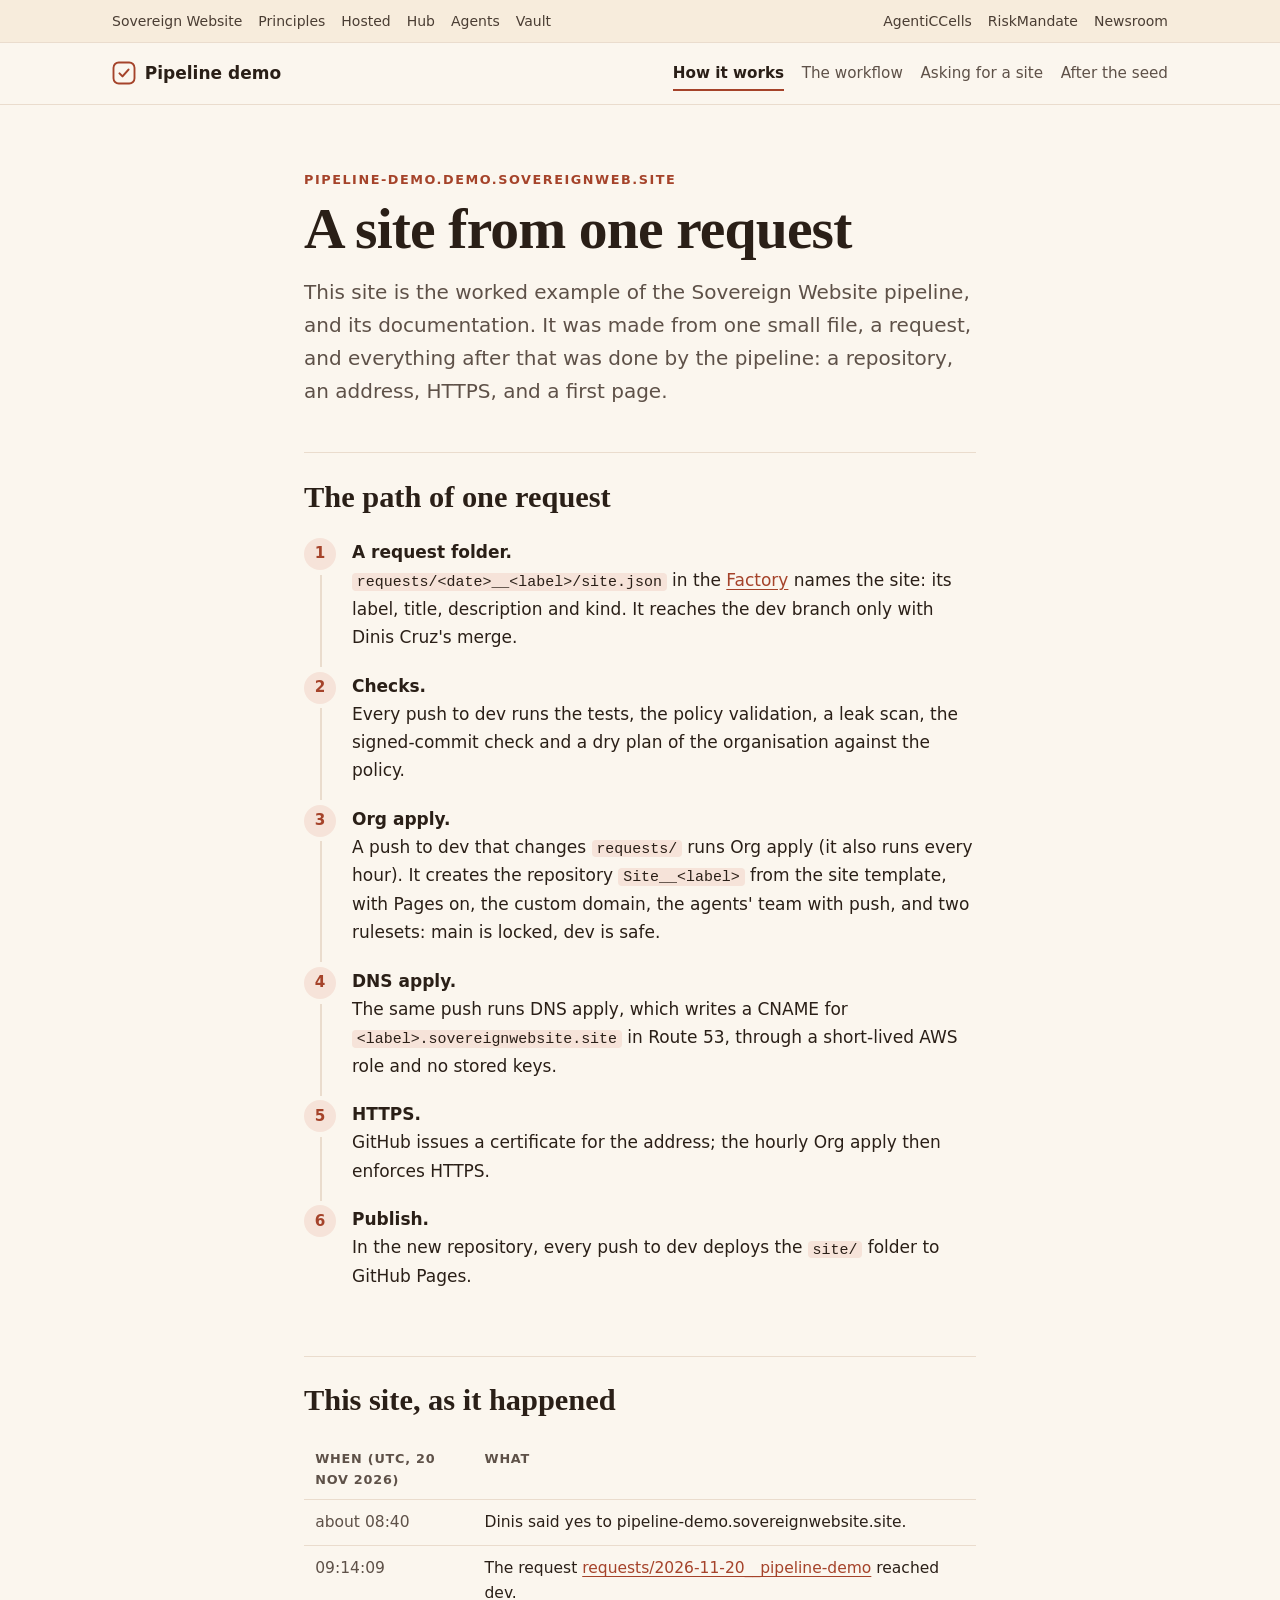
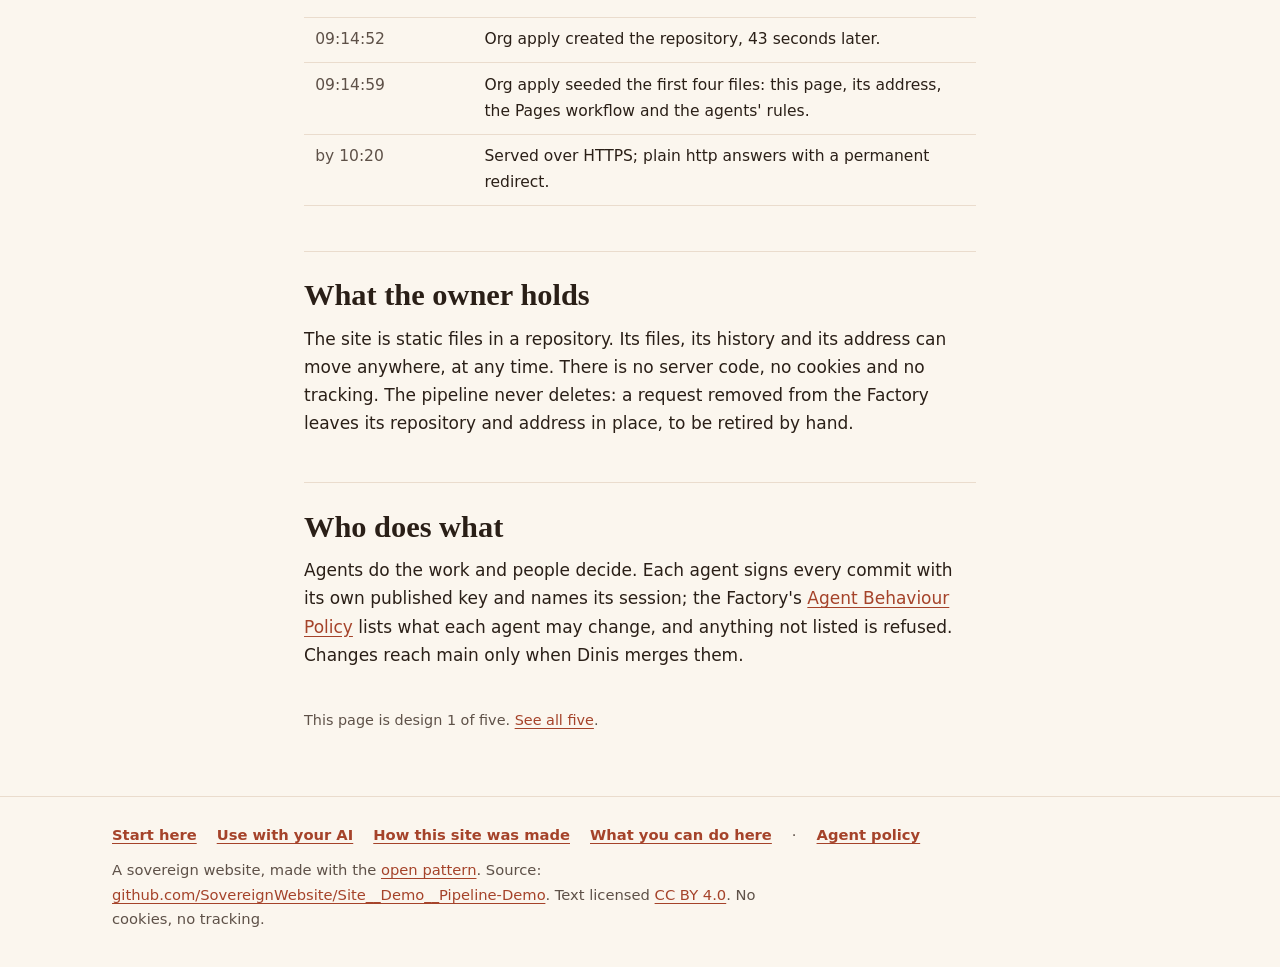
<file: site/index.html>
<!doctype html>
<html lang="en-GB">
<head>
<meta charset="utf-8">
<meta name="viewport" content="width=device-width, initial-scale=1">
<title>A site from one request, Pipeline demo</title>
<meta name="description" content="How the Sovereign Website pipeline turns one request into a site, with this site as the worked example.">
<link rel="canonical" href="https://pipeline-demo.demo.sovereignweb.site/">
<meta property="og:type" content="website">
<meta property="og:site_name" content="Pipeline demo">
<meta property="og:locale" content="en_GB">
<meta property="og:url" content="https://pipeline-demo.demo.sovereignweb.site/">
<meta property="og:title" content="A site from one request, Pipeline demo">
<meta property="og:description" content="How the Sovereign Website pipeline turns one request into a site, with this site as the worked example.">
<meta property="og:image" content="https://pipeline-demo.demo.sovereignweb.site/assets/share/card-1200x630.jpg">
<meta property="og:image:type" content="image/jpeg">
<meta property="og:image:width" content="1200">
<meta property="og:image:height" content="630">
<meta property="og:image:alt" content="Pipeline demo: How one request becomes a sovereign website">
<meta name="twitter:card" content="summary_large_image">
<meta name="twitter:title" content="A site from one request, Pipeline demo">
<meta name="twitter:description" content="How the Sovereign Website pipeline turns one request into a site, with this site as the worked example.">
<meta name="twitter:image" content="https://pipeline-demo.demo.sovereignweb.site/assets/share/card-1200x630.jpg">
<meta name="color-scheme" content="light dark">
<link rel="icon" href="favicon.svg" type="image/svg+xml">
<link rel="stylesheet" href="style.css">
</head>
<body>
<a class="skip" href="#main">Skip to content</a>
<nav class="family" aria-label="The Sovereign Website family">
  <ul class="family-wide">
    <li><a href="https://sovereignwebsite.ai/">Sovereign Website</a></li>
    <li><a href="https://sovereignwebsite.org/">Principles</a></li>
    <li><a href="https://sovereignwebsite.site/">Hosted</a></li>
    <li><a href="https://hub.sovereignweb.site/">Hub</a></li>
    <li><a href="https://agents.sovereignweb.site/">Agents</a></li>
    <li><a href="https://vault.sovereignwebsite.site/">Vault</a></li>
    <li class="family-sep"><a href="https://agenticcells.ai/">AgentiCCells</a></li>
    <li><a href="https://riskmandate.ai/">RiskMandate</a></li>
    <li><a href="https://newsroom.sgit.ai/">Newsroom</a></li>
  </ul>
  <details class="family-narrow">
    <summary>Sovereign Website family</summary>
    <ul>
      <li><a href="https://sovereignwebsite.ai/">Sovereign Website</a></li>
      <li><a href="https://sovereignwebsite.org/">Principles</a></li>
      <li><a href="https://sovereignwebsite.site/">Hosted</a></li>
      <li><a href="https://hub.sovereignweb.site/">Hub</a></li>
      <li><a href="https://agents.sovereignweb.site/">Agents</a></li>
      <li><a href="https://vault.sovereignwebsite.site/">Vault</a></li>
      <li class="family-sep"><a href="https://agenticcells.ai/">AgentiCCells</a></li>
      <li><a href="https://riskmandate.ai/">RiskMandate</a></li>
      <li><a href="https://newsroom.sgit.ai/">Newsroom</a></li>
    </ul>
  </details>
</nav>
<header class="site-header"><div class="wrap"><a class="brand" href="index.html"><svg viewBox="0 0 32 32" aria-hidden="true" focusable="false"><rect x="2" y="2" width="28" height="28" rx="7" fill="none" stroke="currentColor" stroke-width="2.5"/><path d="M10 16.5l4 4 8-9" fill="none" stroke="currentColor" stroke-width="2.8" stroke-linecap="round" stroke-linejoin="round"/></svg>Pipeline demo</a>
<nav class="pages" aria-label="This guide"><a href="index.html" aria-current="page">How it works</a><a href="workflow/">The workflow</a><a href="request.html">Asking for a site</a><a href="after-the-seed.html">After the seed</a></nav></div></header>
<main id="main" class="wrap">
<p class="mark">pipeline-demo.demo.sovereignweb.site</p>
<h1>A site from one request</h1>
<p>This site is the worked example of the Sovereign Website pipeline, and its documentation. It was made from one small file, a request, and everything after that was done by the pipeline: a repository, an address, HTTPS, and a first page.</p>

<h2>The path of one request</h2>
<ol class="steps">
<li><strong>A request folder.</strong> <code>requests/&lt;date&gt;__&lt;label&gt;/site.json</code> in the <a href="https://github.com/SovereignWebsite/SovereignWebsite__Factory">Factory</a> names the site: its label, title, description and kind. It reaches the dev branch only with Dinis Cruz's merge.</li>
<li><strong>Checks.</strong> Every push to dev runs the tests, the policy validation, a leak scan, the signed-commit check and a dry plan of the organisation against the policy.</li>
<li><strong>Org apply.</strong> A push to dev that changes <code>requests/</code> runs Org apply (it also runs every hour). It creates the repository <code>Site__&lt;label&gt;</code> from the site template, with Pages on, the custom domain, the agents' team with push, and two rulesets: main is locked, dev is safe.</li>
<li><strong>DNS apply.</strong> The same push runs DNS apply, which writes a CNAME for <code>&lt;label&gt;.sovereignwebsite.site</code> in Route 53, through a short-lived AWS role and no stored keys.</li>
<li><strong>HTTPS.</strong> GitHub issues a certificate for the address; the hourly Org apply then enforces HTTPS.</li>
<li><strong>Publish.</strong> In the new repository, every push to dev deploys the <code>site/</code> folder to GitHub Pages.</li>
</ol>

<h2>This site, as it happened</h2>
<div class="table-wrap" tabindex="0" role="region" aria-label="Timeline"><table>
<tr><th>When (UTC, 20 Nov 2026)</th><th>What</th></tr>
<tr><td>about 08:40</td><td>Dinis said yes to pipeline-demo.sovereignwebsite.site.</td></tr>
<tr><td>09:14:09</td><td>The request <a href="https://github.com/SovereignWebsite/SovereignWebsite__Factory/blob/dev/requests/2026-11-20__pipeline-demo/site.json">requests/2026-11-20__pipeline-demo</a> reached dev.</td></tr>
<tr><td>09:14:52</td><td>Org apply created the repository, 43 seconds later.</td></tr>
<tr><td>09:14:59</td><td>Org apply seeded the first four files: this page, its address, the Pages workflow and the agents' rules.</td></tr>
<tr><td>by 10:20</td><td>Served over HTTPS; plain http answers with a permanent redirect.</td></tr>
</table></div>

<h2>What the owner holds</h2>
<p>The site is static files in a repository. Its files, its history and its address can move anywhere, at any time. There is no server code, no cookies and no tracking. The pipeline never deletes: a request removed from the Factory leaves its repository and address in place, to be retired by hand.</p>

<h2>Who does what</h2>
<p>Agents do the work and people decide. Each agent signs every commit with its own published key and names its session; the Factory's <a href="https://github.com/SovereignWebsite/SovereignWebsite__Factory/blob/dev/policy/abp.json">Agent Behaviour Policy</a> lists what each agent may change, and anything not listed is refused. Changes reach main only when Dinis merges them.</p>
<p class="design-note">This page is design 1 of five. <a href="designs/">See all five</a>.</p>
</main>
<footer class="site-footer"><div class="wrap"><nav class="site-links" aria-label="About this site"><a href="start/">Start here</a> <a href="agents/">Use with your AI</a> <a href="admin/">How this site was made</a> <a href="yours.html">What you can do here</a> · <a href="/policy/">Agent policy</a></nav>
<p>A sovereign website, made with the <a href="https://sovereignwebsite.org/">open pattern</a>. Source: <a href="https://github.com/SovereignWebsite/Site__Demo__Pipeline-Demo">github.com/SovereignWebsite/Site__Demo__Pipeline-Demo</a>. Text licensed <a href="https://creativecommons.org/licenses/by/4.0/">CC BY 4.0</a>. No cookies, no tracking.</p></div></footer>
</body>
</html>
</file>
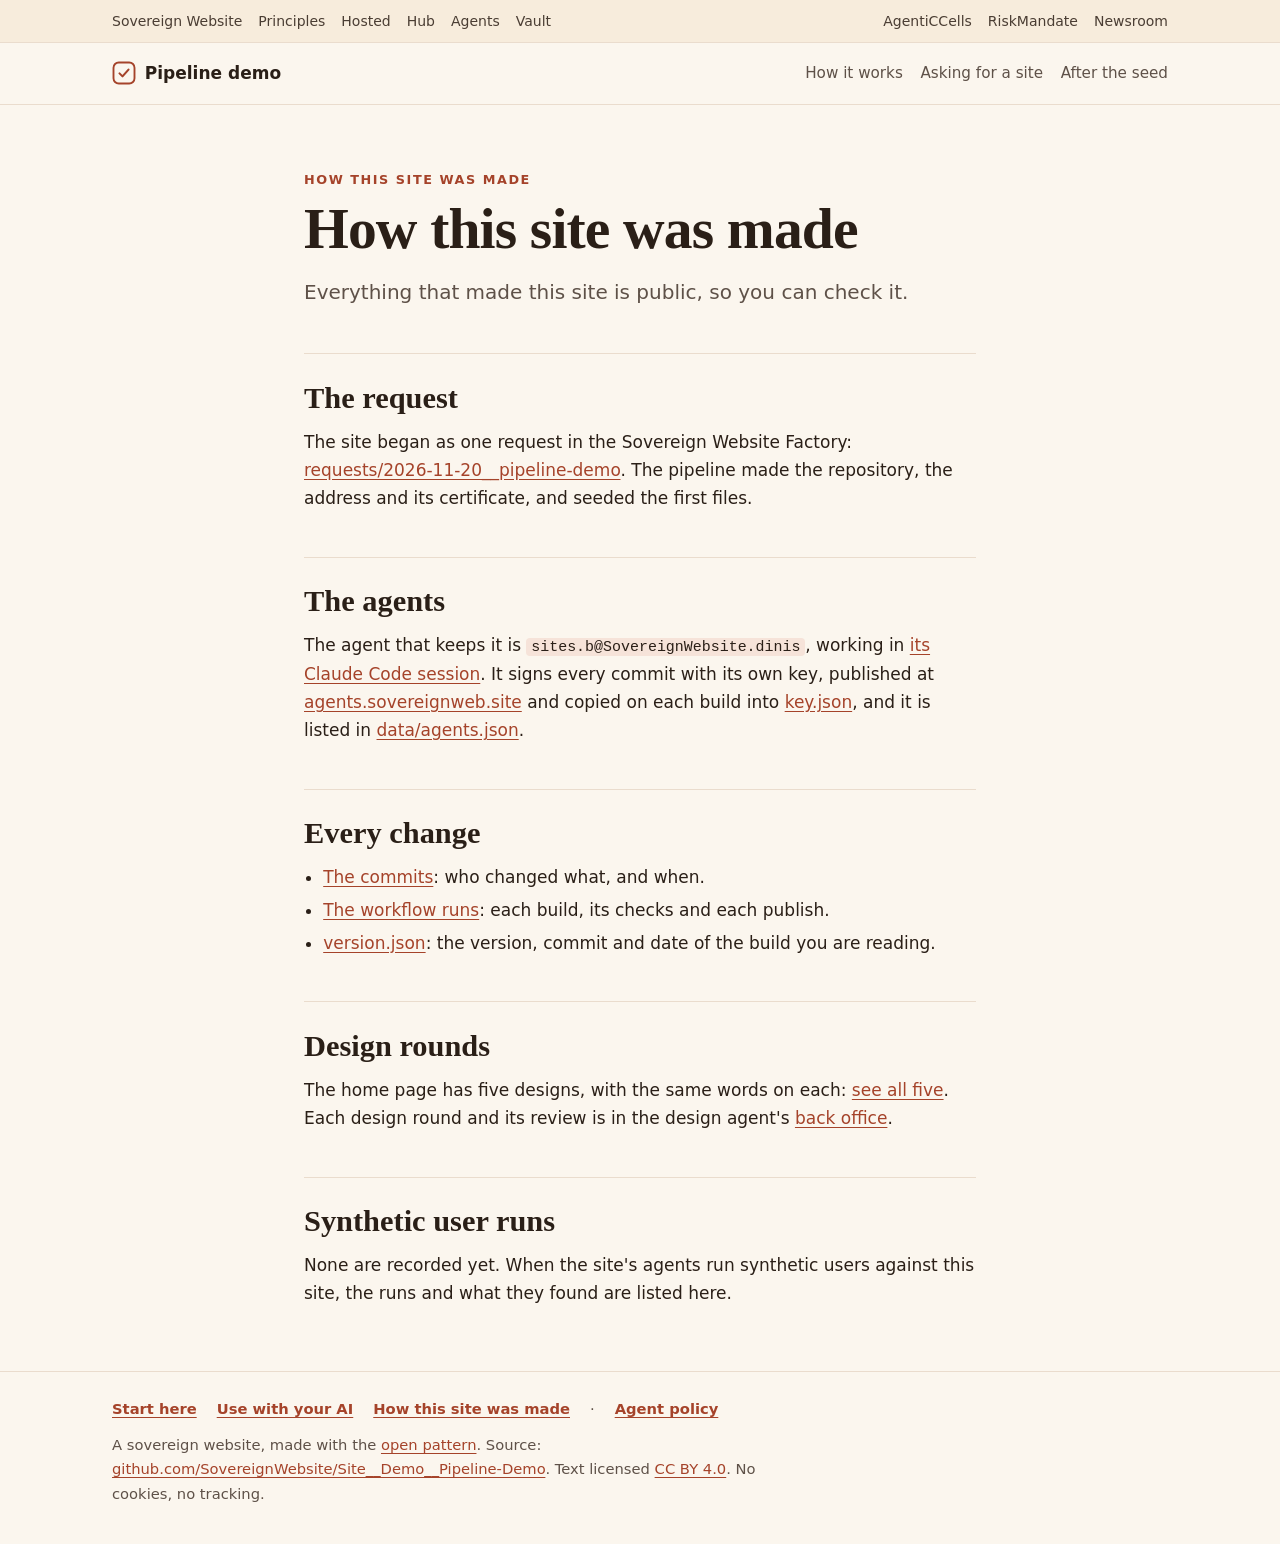
<file: site/admin/index.html>
<!doctype html>
<html lang="en-GB">
<head>
<meta charset="utf-8">
<meta name="viewport" content="width=device-width, initial-scale=1">
<title>How this site was made, Pipeline demo</title>
<meta name="description" content="How Pipeline demo was made: the request, the agent that keeps it, every change and how it was built.">
<link rel="canonical" href="https://pipeline-demo.demo.sovereignweb.site/admin/">
<meta property="og:type" content="website">
<meta property="og:site_name" content="Pipeline demo">
<meta property="og:locale" content="en_GB">
<meta property="og:url" content="https://pipeline-demo.demo.sovereignweb.site/admin/">
<meta property="og:title" content="How this site was made, Pipeline demo">
<meta property="og:description" content="How Pipeline demo was made: the request, the agent that keeps it, every change and how it was built.">
<meta property="og:image" content="https://pipeline-demo.demo.sovereignweb.site/assets/share/card-1200x630.jpg">
<meta property="og:image:type" content="image/jpeg">
<meta property="og:image:width" content="1200">
<meta property="og:image:height" content="630">
<meta property="og:image:alt" content="Pipeline demo: How one request becomes a sovereign website">
<meta name="twitter:card" content="summary_large_image">
<meta name="twitter:title" content="How this site was made, Pipeline demo">
<meta name="twitter:description" content="How Pipeline demo was made: the request, the agent that keeps it, every change and how it was built.">
<meta name="twitter:image" content="https://pipeline-demo.demo.sovereignweb.site/assets/share/card-1200x630.jpg">
<meta name="color-scheme" content="light dark">
<link rel="icon" href="../favicon.svg" type="image/svg+xml">
<link rel="stylesheet" href="../style.css">
</head>
<body>
<a class="skip" href="#main">Skip to content</a>
<nav class="family" aria-label="The Sovereign Website family">
  <ul class="family-wide">
    <li><a href="https://sovereignwebsite.ai/">Sovereign Website</a></li>
    <li><a href="https://sovereignwebsite.org/">Principles</a></li>
    <li><a href="https://sovereignwebsite.site/">Hosted</a></li>
    <li><a href="https://hub.sovereignweb.site/">Hub</a></li>
    <li><a href="https://agents.sovereignweb.site/">Agents</a></li>
    <li><a href="https://vault.sovereignwebsite.site/">Vault</a></li>
    <li class="family-sep"><a href="https://agenticcells.ai/">AgentiCCells</a></li>
    <li><a href="https://riskmandate.ai/">RiskMandate</a></li>
    <li><a href="https://newsroom.sgit.ai/">Newsroom</a></li>
  </ul>
  <details class="family-narrow">
    <summary>Sovereign Website family</summary>
    <ul>
      <li><a href="https://sovereignwebsite.ai/">Sovereign Website</a></li>
      <li><a href="https://sovereignwebsite.org/">Principles</a></li>
      <li><a href="https://sovereignwebsite.site/">Hosted</a></li>
      <li><a href="https://hub.sovereignweb.site/">Hub</a></li>
      <li><a href="https://agents.sovereignweb.site/">Agents</a></li>
      <li><a href="https://vault.sovereignwebsite.site/">Vault</a></li>
      <li class="family-sep"><a href="https://agenticcells.ai/">AgentiCCells</a></li>
      <li><a href="https://riskmandate.ai/">RiskMandate</a></li>
      <li><a href="https://newsroom.sgit.ai/">Newsroom</a></li>
    </ul>
  </details>
</nav>
<header class="site-header"><div class="wrap"><a class="brand" href="../index.html"><svg viewBox="0 0 32 32" aria-hidden="true" focusable="false"><rect x="2" y="2" width="28" height="28" rx="7" fill="none" stroke="currentColor" stroke-width="2.5"/><path d="M10 16.5l4 4 8-9" fill="none" stroke="currentColor" stroke-width="2.8" stroke-linecap="round" stroke-linejoin="round"/></svg>Pipeline demo</a>
<nav class="pages" aria-label="This guide"><a href="../index.html">How it works</a><a href="../request.html">Asking for a site</a><a href="../after-the-seed.html">After the seed</a></nav></div></header>
<main id="main" class="wrap">
<p class="mark">How this site was made</p>
<h1>How this site was made</h1>
<p>Everything that made this site is public, so you can check it.</p>
<h2>The request</h2>
<p>The site began as one request in the Sovereign Website Factory: <a href="https://github.com/SovereignWebsite/SovereignWebsite__Factory/blob/dev/requests/2026-11-20__pipeline-demo/site.json">requests/2026-11-20__pipeline-demo</a>. The pipeline made the repository, the address and its certificate, and seeded the first files.</p>
<h2>The agents</h2>
<p>The agent that keeps it is <code>sites.b@SovereignWebsite.dinis</code>, working in <a href="https://claude.ai/code/session_01Kw9UwBucXVUaNYRMcWwk67">its Claude Code session</a>. It signs every commit with its own key, published at <a href="https://agents.sovereignweb.site/">agents.sovereignweb.site</a> and copied on each build into <a href="../key.json">key.json</a>, and it is listed in <a href="../data/agents.json">data/agents.json</a>.</p>
<h2>Every change</h2>
<ul>
<li><a href="https://github.com/SovereignWebsite/Site__Demo__Pipeline-Demo/commits/dev">The commits</a>: who changed what, and when.</li>
<li><a href="https://github.com/SovereignWebsite/Site__Demo__Pipeline-Demo/actions">The workflow runs</a>: each build, its checks and each publish.</li>
<li><a href="../version.json">version.json</a>: the version, commit and date of the build you are reading.</li>
</ul>
<h2>Design rounds</h2>
<p>The home page has five designs, with the same words on each: <a href="../designs/">see all five</a>. Each design round and its review is in the design agent's <a href="https://design.agents.sovereignweb.site/back-office.html">back office</a>.</p>
<h2>Synthetic user runs</h2>
<p>None are recorded yet. When the site's agents run synthetic users against this site, the runs and what they found are listed here.</p>
</main>
<footer class="site-footer"><div class="wrap"><nav class="site-links" aria-label="About this site"><a href="../start/">Start here</a> <a href="../agents/">Use with your AI</a> <a href="../admin/">How this site was made</a> · <a href="/policy/">Agent policy</a></nav>
<p>A sovereign website, made with the <a href="https://sovereignwebsite.org/">open pattern</a>. Source: <a href="https://github.com/SovereignWebsite/Site__Demo__Pipeline-Demo">github.com/SovereignWebsite/Site__Demo__Pipeline-Demo</a>. Text licensed <a href="https://creativecommons.org/licenses/by/4.0/">CC BY 4.0</a>. No cookies, no tracking.</p></div></footer>
</body>
</html>
</file>
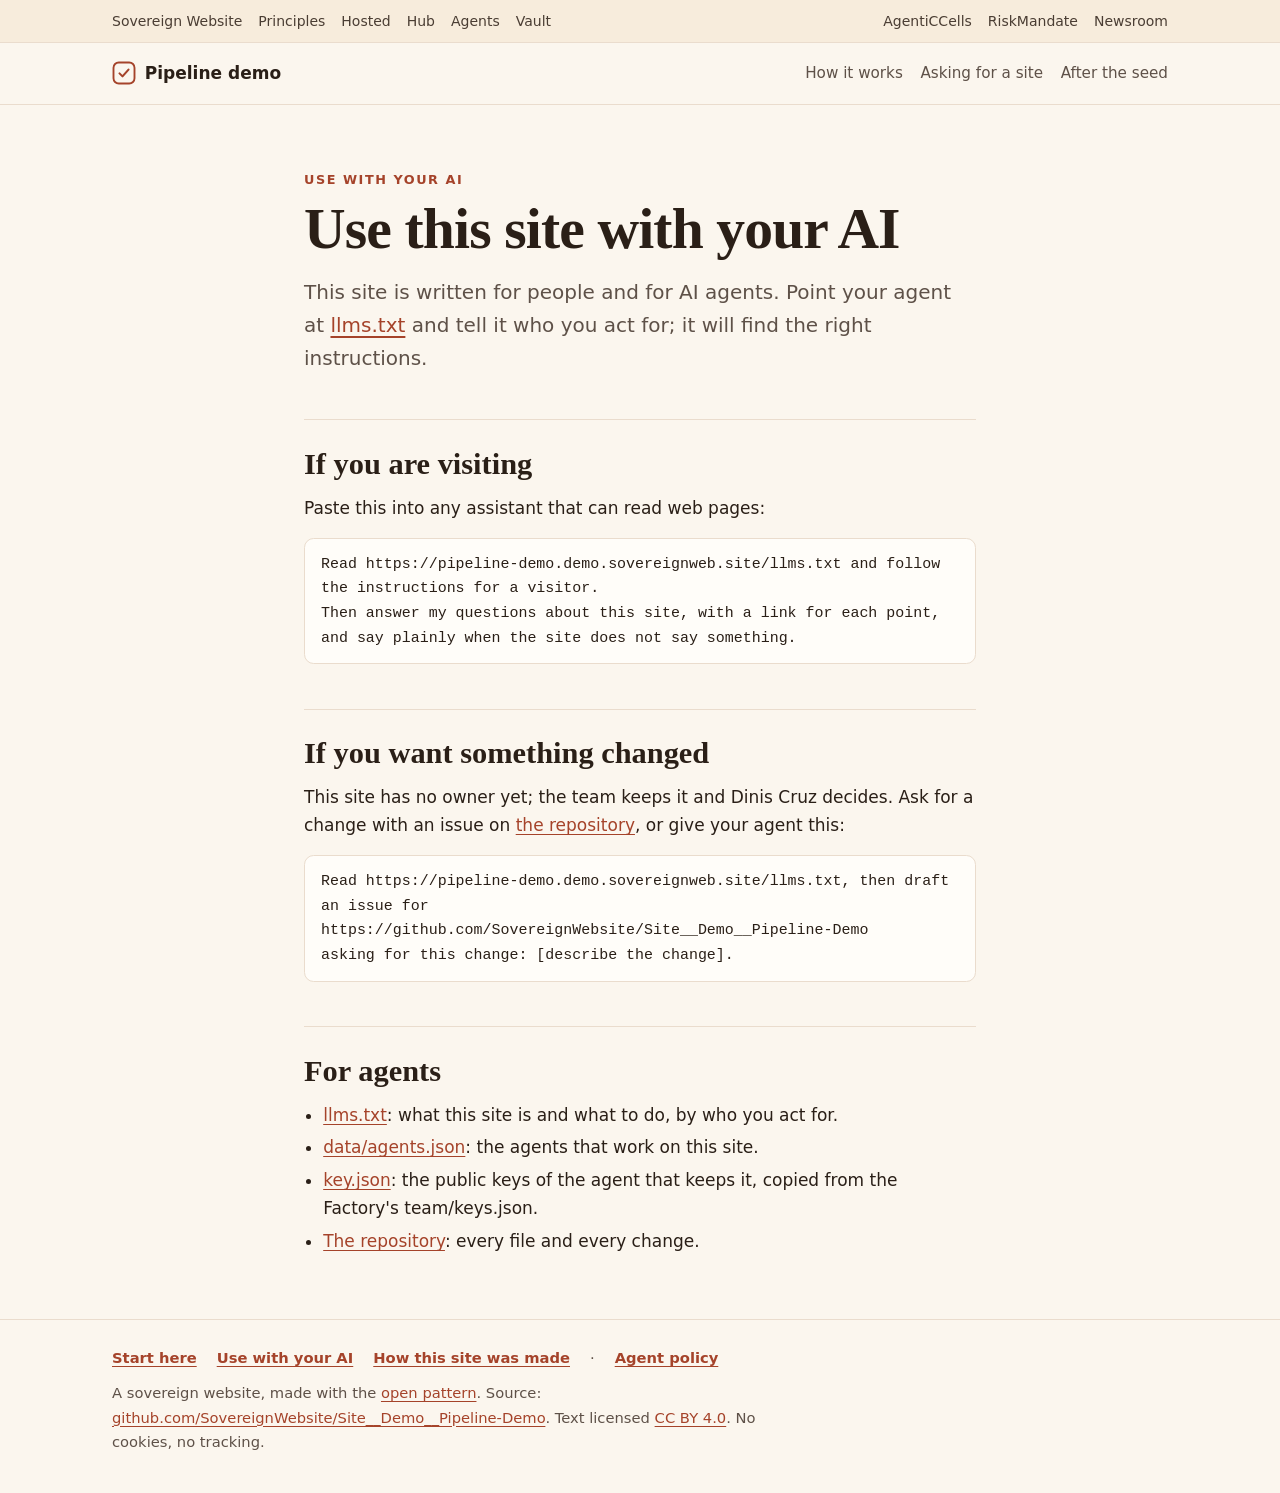
<file: site/agents/index.html>
<!doctype html>
<html lang="en-GB">
<head>
<meta charset="utf-8">
<meta name="viewport" content="width=device-width, initial-scale=1">
<title>Use with your AI, Pipeline demo</title>
<meta name="description" content="How to use Pipeline demo through your own AI agent or an LLM.">
<link rel="canonical" href="https://pipeline-demo.demo.sovereignweb.site/agents/">
<meta property="og:type" content="website">
<meta property="og:site_name" content="Pipeline demo">
<meta property="og:locale" content="en_GB">
<meta property="og:url" content="https://pipeline-demo.demo.sovereignweb.site/agents/">
<meta property="og:title" content="Use with your AI, Pipeline demo">
<meta property="og:description" content="How to use Pipeline demo through your own AI agent or an LLM.">
<meta property="og:image" content="https://pipeline-demo.demo.sovereignweb.site/assets/share/card-1200x630.jpg">
<meta property="og:image:type" content="image/jpeg">
<meta property="og:image:width" content="1200">
<meta property="og:image:height" content="630">
<meta property="og:image:alt" content="Pipeline demo: How one request becomes a sovereign website">
<meta name="twitter:card" content="summary_large_image">
<meta name="twitter:title" content="Use with your AI, Pipeline demo">
<meta name="twitter:description" content="How to use Pipeline demo through your own AI agent or an LLM.">
<meta name="twitter:image" content="https://pipeline-demo.demo.sovereignweb.site/assets/share/card-1200x630.jpg">
<meta name="color-scheme" content="light dark">
<link rel="icon" href="../favicon.svg" type="image/svg+xml">
<link rel="stylesheet" href="../style.css">
</head>
<body>
<a class="skip" href="#main">Skip to content</a>
<nav class="family" aria-label="The Sovereign Website family">
  <ul class="family-wide">
    <li><a href="https://sovereignwebsite.ai/">Sovereign Website</a></li>
    <li><a href="https://sovereignwebsite.org/">Principles</a></li>
    <li><a href="https://sovereignwebsite.site/">Hosted</a></li>
    <li><a href="https://hub.sovereignweb.site/">Hub</a></li>
    <li><a href="https://agents.sovereignweb.site/">Agents</a></li>
    <li><a href="https://vault.sovereignwebsite.site/">Vault</a></li>
    <li class="family-sep"><a href="https://agenticcells.ai/">AgentiCCells</a></li>
    <li><a href="https://riskmandate.ai/">RiskMandate</a></li>
    <li><a href="https://newsroom.sgit.ai/">Newsroom</a></li>
  </ul>
  <details class="family-narrow">
    <summary>Sovereign Website family</summary>
    <ul>
      <li><a href="https://sovereignwebsite.ai/">Sovereign Website</a></li>
      <li><a href="https://sovereignwebsite.org/">Principles</a></li>
      <li><a href="https://sovereignwebsite.site/">Hosted</a></li>
      <li><a href="https://hub.sovereignweb.site/">Hub</a></li>
      <li><a href="https://agents.sovereignweb.site/">Agents</a></li>
      <li><a href="https://vault.sovereignwebsite.site/">Vault</a></li>
      <li class="family-sep"><a href="https://agenticcells.ai/">AgentiCCells</a></li>
      <li><a href="https://riskmandate.ai/">RiskMandate</a></li>
      <li><a href="https://newsroom.sgit.ai/">Newsroom</a></li>
    </ul>
  </details>
</nav>
<header class="site-header"><div class="wrap"><a class="brand" href="../index.html"><svg viewBox="0 0 32 32" aria-hidden="true" focusable="false"><rect x="2" y="2" width="28" height="28" rx="7" fill="none" stroke="currentColor" stroke-width="2.5"/><path d="M10 16.5l4 4 8-9" fill="none" stroke="currentColor" stroke-width="2.8" stroke-linecap="round" stroke-linejoin="round"/></svg>Pipeline demo</a>
<nav class="pages" aria-label="This guide"><a href="../index.html">How it works</a><a href="../request.html">Asking for a site</a><a href="../after-the-seed.html">After the seed</a></nav></div></header>
<main id="main" class="wrap">
<p class="mark">Use with your AI</p>
<h1>Use this site with your AI</h1>
<p>This site is written for people and for AI agents. Point your agent at <a href="../llms.txt">llms.txt</a> and tell it who you act for; it will find the right instructions.</p>
<h2>If you are visiting</h2>
<p>Paste this into any assistant that can read web pages:</p>
<pre>Read https://pipeline-demo.demo.sovereignweb.site/llms.txt and follow the instructions for a visitor.
Then answer my questions about this site, with a link for each point,
and say plainly when the site does not say something.</pre>
<h2>If you want something changed</h2>
<p>This site has no owner yet; the team keeps it and Dinis Cruz decides. Ask for a change with an issue on <a href="https://github.com/SovereignWebsite/Site__Demo__Pipeline-Demo/issues/new">the repository</a>, or give your agent this:</p>
<pre>Read https://pipeline-demo.demo.sovereignweb.site/llms.txt, then draft an issue for
https://github.com/SovereignWebsite/Site__Demo__Pipeline-Demo
asking for this change: [describe the change].</pre>
<h2>For agents</h2>
<ul>
<li><a href="../llms.txt">llms.txt</a>: what this site is and what to do, by who you act for.</li>
<li><a href="../data/agents.json">data/agents.json</a>: the agents that work on this site.</li>
<li><a href="../key.json">key.json</a>: the public keys of the agent that keeps it, copied from the Factory's team/keys.json.</li>
<li><a href="https://github.com/SovereignWebsite/Site__Demo__Pipeline-Demo">The repository</a>: every file and every change.</li>
</ul>
</main>
<footer class="site-footer"><div class="wrap"><nav class="site-links" aria-label="About this site"><a href="../start/">Start here</a> <a href="../agents/">Use with your AI</a> <a href="../admin/">How this site was made</a> · <a href="/policy/">Agent policy</a></nav>
<p>A sovereign website, made with the <a href="https://sovereignwebsite.org/">open pattern</a>. Source: <a href="https://github.com/SovereignWebsite/Site__Demo__Pipeline-Demo">github.com/SovereignWebsite/Site__Demo__Pipeline-Demo</a>. Text licensed <a href="https://creativecommons.org/licenses/by/4.0/">CC BY 4.0</a>. No cookies, no tracking.</p></div></footer>
</body>
</html>
</file>
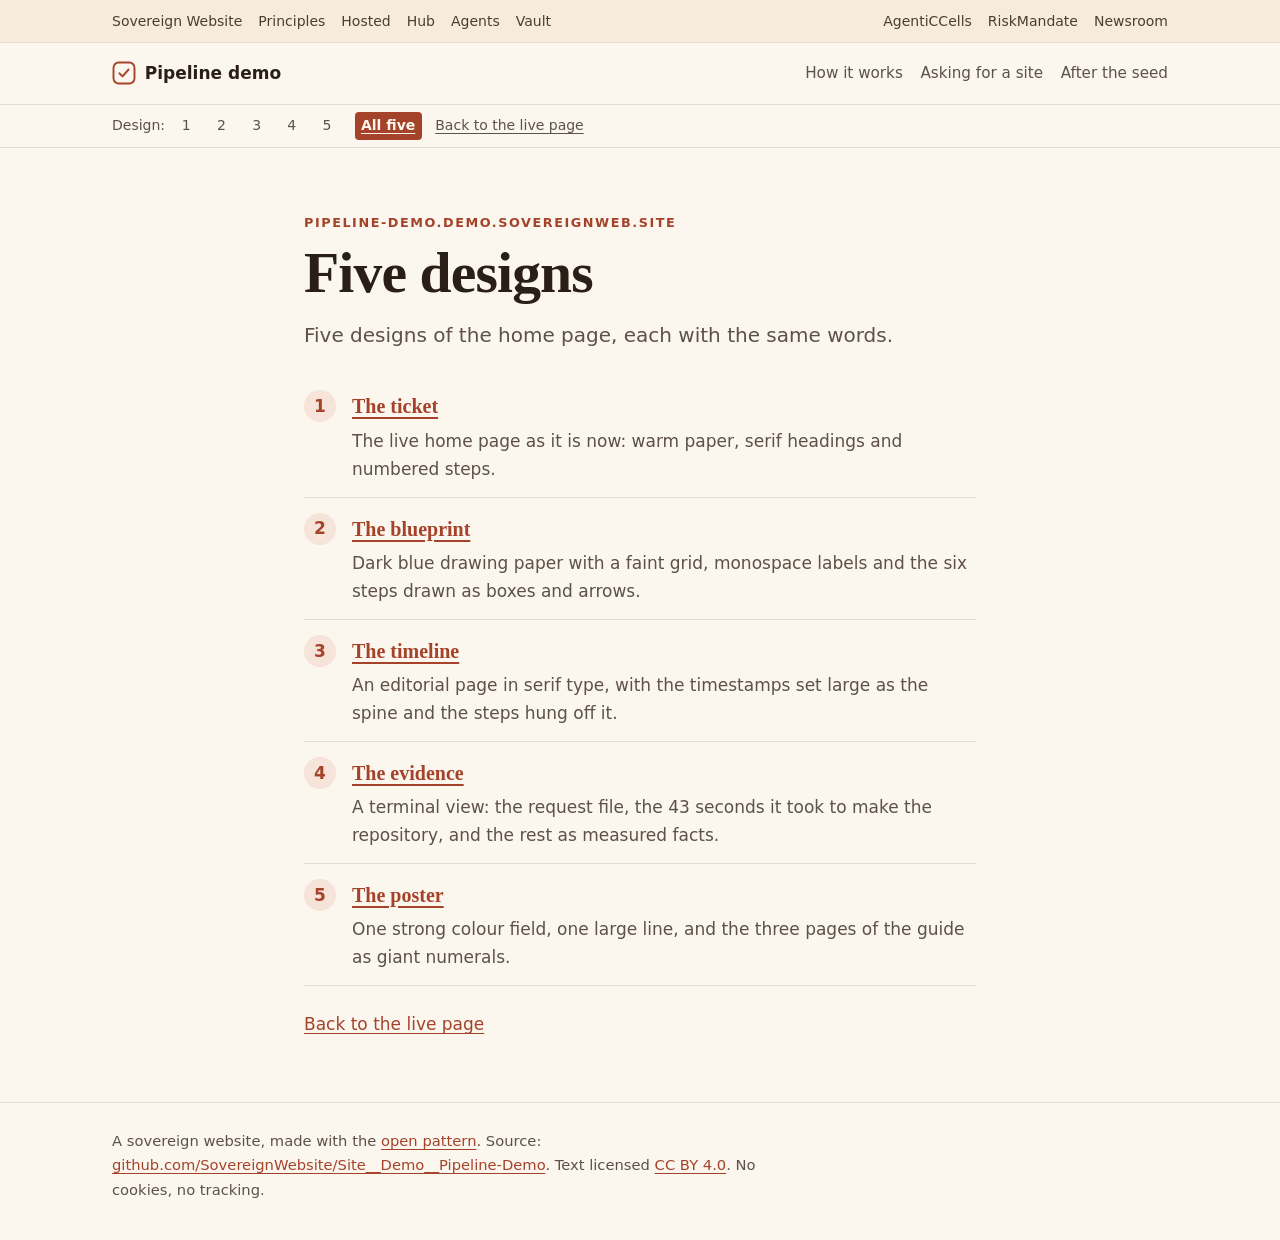
<file: site/designs/index.html>
<!doctype html>
<html lang="en-GB">
<head>
<meta charset="utf-8">
<meta name="viewport" content="width=device-width, initial-scale=1">
<title>Five designs, Pipeline demo</title>
<meta name="description" content="Five designs of the home page of the pipeline demo, with the same words on each.">
<link rel="canonical" href="https://pipeline-demo.demo.sovereignweb.site/designs/">
<meta property="og:type" content="website">
<meta property="og:site_name" content="Pipeline demo">
<meta property="og:locale" content="en_GB">
<meta property="og:url" content="https://pipeline-demo.demo.sovereignweb.site/designs/">
<meta property="og:title" content="Five designs, Pipeline demo">
<meta property="og:description" content="Five designs of the home page of the pipeline demo, with the same words on each.">
<meta property="og:image" content="https://pipeline-demo.demo.sovereignweb.site/assets/share/card-1200x630.jpg">
<meta property="og:image:type" content="image/jpeg">
<meta property="og:image:width" content="1200">
<meta property="og:image:height" content="630">
<meta property="og:image:alt" content="Pipeline demo: How one request becomes a sovereign website">
<meta name="twitter:card" content="summary_large_image">
<meta name="twitter:title" content="Five designs, Pipeline demo">
<meta name="twitter:description" content="Five designs of the home page of the pipeline demo, with the same words on each.">
<meta name="twitter:image" content="https://pipeline-demo.demo.sovereignweb.site/assets/share/card-1200x630.jpg">
<meta name="color-scheme" content="light dark">
<link rel="icon" href="../favicon.svg" type="image/svg+xml">
<link rel="stylesheet" href="../style.css">
<style>
.switcher { font-size: .875rem; border-bottom: 1px solid var(--line); color: var(--muted); }

.switcher .wrap { display: flex; flex-wrap: wrap; align-items: center; gap: .3rem .45rem; padding-top: .45rem; padding-bottom: .45rem; }
.switcher a { display: inline-flex; align-items: center; justify-content: center; min-height: 28px; text-decoration: none; }
.switcher .switcher-n { min-width: 28px; padding: 0 .3rem; font-variant-numeric: tabular-nums; }
.switcher .switcher-all, .switcher .switcher-live { padding: 0 .4rem; text-decoration: underline; text-underline-offset: .18em; }
.switcher .switcher-all { margin-left: .4rem; }

.switcher a { color: var(--muted); border-radius: 4px; }
.switcher a:hover { color: var(--fg); }
.switcher a[aria-current="page"] { background: var(--accent); color: var(--bg); font-weight: 700; }

ol.designs { list-style: none; padding: 0; margin: 1.5rem 0; counter-reset: d; }
ol.designs li { counter-increment: d; position: relative; padding: .9rem 0 .9rem 3rem; margin: 0; border-bottom: 1px solid var(--line); }
ol.designs li::before { content: counter(d); position: absolute; left: 0; top: .9rem; width: 2rem; height: 2rem; border-radius: 50%; display: grid; place-items: center; background: var(--accent-soft); color: var(--accent); font-weight: 700; }
ol.designs a { font-family: var(--serif); font-size: 1.25rem; font-weight: 700; }
ol.designs p { margin: .2rem 0 0; color: var(--muted); }
/* Family bar folded on phones (Factory fc21653): two copies in the markup, one shown per width. */
.family .family-narrow{display:none}
@media (max-width:40rem){
  .family .family-wide{display:none}
  .family .family-narrow{display:block}
  .family summary{cursor:pointer;padding:.3rem 1rem;min-height:24px;color:var(--family-fg,currentColor)}
  .family summary:hover,.family summary:focus-visible{color:var(--fg,currentColor);text-decoration:underline}
  .family .family-narrow ul{flex-direction:column;gap:0;padding:0 1rem .4rem}
  .family .family-sep{margin-left:0}
}
</style>
</head>
<body>
<a class="skip" href="#main">Skip to content</a>
<nav class="family" aria-label="The Sovereign Website family">
  <ul class="family-wide">
    <li><a href="https://sovereignwebsite.ai/">Sovereign Website</a></li>
    <li><a href="https://sovereignwebsite.org/">Principles</a></li>
    <li><a href="https://sovereignwebsite.site/">Hosted</a></li>
    <li><a href="https://hub.sovereignweb.site/">Hub</a></li>
    <li><a href="https://agents.sovereignweb.site/">Agents</a></li>
    <li><a href="https://vault.sovereignwebsite.site/">Vault</a></li>
    <li class="family-sep"><a href="https://agenticcells.ai/">AgentiCCells</a></li>
    <li><a href="https://riskmandate.ai/">RiskMandate</a></li>
    <li><a href="https://newsroom.sgit.ai/">Newsroom</a></li>
  </ul>
  <details class="family-narrow">
    <summary>Sovereign Website family</summary>
    <ul>
      <li><a href="https://sovereignwebsite.ai/">Sovereign Website</a></li>
      <li><a href="https://sovereignwebsite.org/">Principles</a></li>
      <li><a href="https://sovereignwebsite.site/">Hosted</a></li>
      <li><a href="https://hub.sovereignweb.site/">Hub</a></li>
      <li><a href="https://agents.sovereignweb.site/">Agents</a></li>
      <li><a href="https://vault.sovereignwebsite.site/">Vault</a></li>
      <li class="family-sep"><a href="https://agenticcells.ai/">AgentiCCells</a></li>
      <li><a href="https://riskmandate.ai/">RiskMandate</a></li>
      <li><a href="https://newsroom.sgit.ai/">Newsroom</a></li>
    </ul>
  </details>
</nav>
<header class="site-header"><div class="wrap"><a class="brand" href="../index.html"><svg viewBox="0 0 32 32" aria-hidden="true" focusable="false"><rect x="2" y="2" width="28" height="28" rx="7" fill="none" stroke="currentColor" stroke-width="2.5"/><path d="M10 16.5l4 4 8-9" fill="none" stroke="currentColor" stroke-width="2.8" stroke-linecap="round" stroke-linejoin="round"/></svg>Pipeline demo</a>
<nav class="pages" aria-label="This guide"><a href="../index.html">How it works</a><a href="../request.html">Asking for a site</a><a href="../after-the-seed.html">After the seed</a></nav></div></header>
<nav class="switcher" aria-label="Designs of the home page"><div class="wrap"><span class="switcher-label">Design:</span> <a class="switcher-n" href="1.html" aria-label="Design 1, The ticket">1</a> <a class="switcher-n" href="2.html" aria-label="Design 2, The blueprint">2</a> <a class="switcher-n" href="3.html" aria-label="Design 3, The timeline">3</a> <a class="switcher-n" href="4.html" aria-label="Design 4, The evidence">4</a> <a class="switcher-n" href="5.html" aria-label="Design 5, The poster">5</a> <a class="switcher-all" href="index.html" aria-current="page">All five</a> <a class="switcher-live" href="../index.html">Back to the live page</a></div></nav>
<main id="main" class="wrap">
<p class="mark">pipeline-demo.demo.sovereignweb.site</p>
<h1>Five designs</h1>
<p>Five designs of the home page, each with the same words.</p>
<ol class="designs">
<li><a href="1.html">The ticket</a><p>The live home page as it is now: warm paper, serif headings and numbered steps.</p></li>
<li><a href="2.html">The blueprint</a><p>Dark blue drawing paper with a faint grid, monospace labels and the six steps drawn as boxes and arrows.</p></li>
<li><a href="3.html">The timeline</a><p>An editorial page in serif type, with the timestamps set large as the spine and the steps hung off it.</p></li>
<li><a href="4.html">The evidence</a><p>A terminal view: the request file, the 43 seconds it took to make the repository, and the rest as measured facts.</p></li>
<li><a href="5.html">The poster</a><p>One strong colour field, one large line, and the three pages of the guide as giant numerals.</p></li>
</ol>
<p><a href="../index.html">Back to the live page</a></p>
</main>
<footer class="site-footer"><div class="wrap"><p>A sovereign website, made with the <a href="https://sovereignwebsite.org/">open pattern</a>. Source: <a href="https://github.com/SovereignWebsite/Site__Demo__Pipeline-Demo">github.com/SovereignWebsite/Site__Demo__Pipeline-Demo</a>. Text licensed <a href="https://creativecommons.org/licenses/by/4.0/">CC BY 4.0</a>. No cookies, no tracking.</p></div></footer>
</body>
</html>
</file>
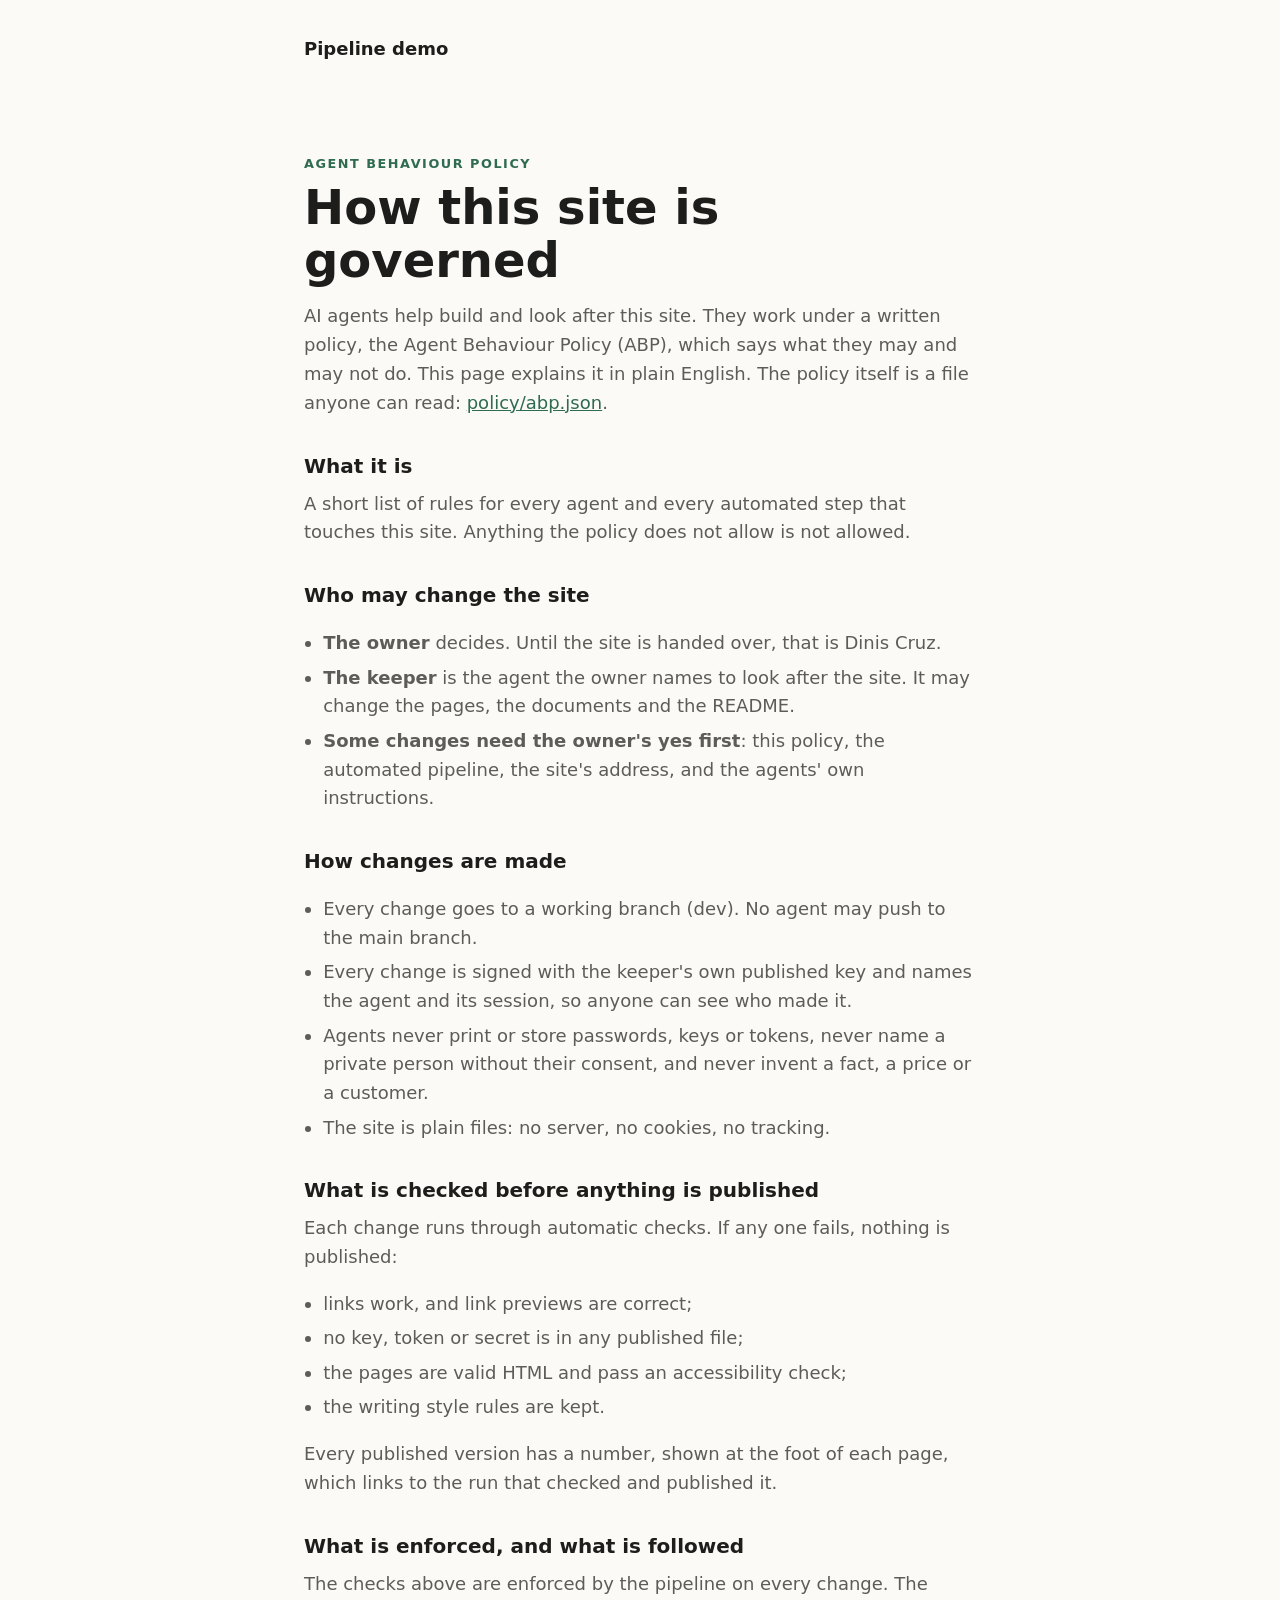
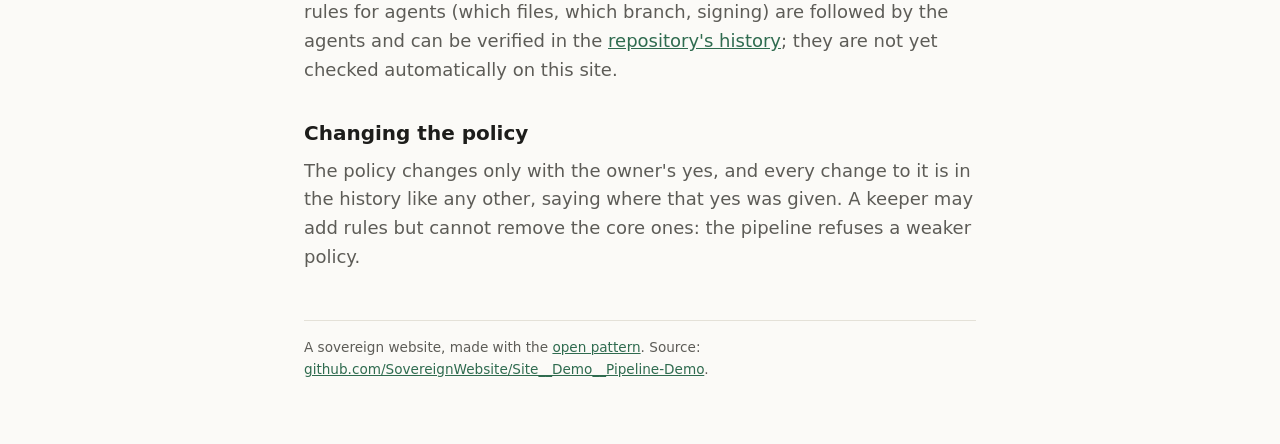
<file: site/policy/index.html>
<!doctype html>
<html lang="en-GB">
<head>
<meta charset="utf-8">
<meta name="viewport" content="width=device-width, initial-scale=1">
<title>How this site is governed: Pipeline demo</title>
<meta name="description" content="The Agent Behaviour Policy for this site: which agents may work on it, what they may change, and what is checked before anything is published.">
<meta property="og:type" content="website">
<meta property="og:site_name" content="Pipeline demo">
<meta property="og:locale" content="en_GB">
<meta property="og:url" content="https://pipeline-demo.demo.sovereignweb.site/policy/">
<meta property="og:title" content="How this site is governed: Pipeline demo">
<meta property="og:description" content="The Agent Behaviour Policy for this site: which agents may work on it, what they may change, and what is checked before anything is published.">
<meta property="og:image" content="https://pipeline-demo.demo.sovereignweb.site/assets/share/card-1200x630.jpg">
<meta property="og:image:type" content="image/jpeg">
<meta property="og:image:width" content="1200">
<meta property="og:image:height" content="630">
<meta property="og:image:alt" content="Pipeline demo">
<meta name="twitter:card" content="summary_large_image">
<meta name="twitter:title" content="How this site is governed: Pipeline demo">
<meta name="twitter:description" content="The Agent Behaviour Policy for this site: which agents may work on it, what they may change, and what is checked before anything is published.">
<meta name="twitter:image" content="https://pipeline-demo.demo.sovereignweb.site/assets/share/card-1200x630.jpg">
<link rel="canonical" href="https://pipeline-demo.demo.sovereignweb.site/policy/">
<style>
:root{--bg:#fbfaf7;--fg:#1d1d1b;--muted:#5d5c57;--accent:#2f6b4f;--line:#e4e1d8}
@media (prefers-color-scheme:dark){:root{--bg:#141513;--fg:#ecebe6;--muted:#a8a69e;--accent:#7fc3a0;--line:#2c2d29}}
*{box-sizing:border-box}body{margin:0;background:var(--bg);color:var(--fg);font:18px/1.6 system-ui,-apple-system,Segoe UI,sans-serif}
main{max-width:44rem;margin:0 auto;padding:10vh 1rem 4rem}
.skip{position:absolute;left:-999px}.skip:focus{left:1rem;top:1rem}
.mark{font-size:.8rem;letter-spacing:.12em;text-transform:uppercase;color:var(--accent);font-weight:600}
h1{font-size:clamp(2rem,6vw,3rem);line-height:1.1;margin:.4rem 0 1rem}
p{color:var(--muted);margin:0 0 1rem}a{color:var(--accent)}
footer{margin-top:3rem;padding-top:1rem;border-top:1px solid var(--line);font-size:.85rem;color:var(--muted)}
/* The Sovereign Website credit on a customer's site: one small, muted control at the far top right that opens a
   pop-up menu of the family links. Not a strip and not a menu bar: the site is about its owner (Dinis, 20 November
   2026: "It needs to fundamentally be about the site and who is it about ... top right pop-up menu").
   CSS only (details/summary), so no script and no CSP issue. It sits in the page's corner, above the owner's header;
   a site whose own header uses that corner moves it with --family-top / --family-right.
   To remove it, the owner sets one attribute: <html data-family-credit="off">. */
.family-credit{--fam-fg:var(--family-fg,#5a5a5a);--fam-strong:var(--family-fg-strong,#111);--fam-bg:var(--family-bg,#fff);
  position:absolute;top:var(--family-top,.4rem);right:var(--family-right,.75rem);z-index:50;font-size:.75rem;line-height:1.4}
@media (prefers-color-scheme:dark){.family-credit{--fam-fg:var(--family-fg,#b5b5b5);--fam-strong:var(--family-fg-strong,#fff);--fam-bg:var(--family-bg,#1c1c1c)}}
.family-credit summary{display:inline-flex;align-items:center;gap:.3rem;cursor:pointer;color:var(--fam-fg);list-style:none;min-height:24px;padding:.15rem .3rem;border-radius:4px}
.family-credit summary::-webkit-details-marker{display:none}
.family-credit summary::after{content:"";width:.35rem;height:.35rem;border:solid currentColor;border-width:0 1px 1px 0;transform:rotate(45deg) translateY(-2px)}
.family-credit summary:hover,.family-credit summary:focus-visible,.family-credit[open] summary{color:var(--fam-strong)}
.family-credit ul{position:absolute;right:0;top:100%;margin:.25rem 0 0;padding:.35rem 0;list-style:none;min-width:11rem;
  background:var(--fam-bg);border:1px solid rgba(127,127,127,.3);border-radius:6px;box-shadow:0 4px 16px rgba(0,0,0,.12)}
.family-credit a{display:block;padding:.3rem .8rem;min-height:24px;color:var(--fam-fg);text-decoration:none}
.family-credit a:hover,.family-credit a:focus-visible{color:var(--fam-strong);background:rgba(127,127,127,.1)}
.family-credit .family-gap{border-bottom:1px solid rgba(127,127,127,.25);padding-bottom:.3rem;margin-bottom:.3rem}
[data-family-credit="off"] .family-credit{display:none}
@media print{.family-credit{display:none}}
.top{display:flex;flex-wrap:wrap;align-items:center;gap:.5rem 1.5rem;max-width:44rem;margin:0 auto;padding:2.2rem 1rem 0}
.top .name{font-weight:600;color:var(--fg);text-decoration:none}
.own{display:flex;gap:1rem;margin-left:auto;font-size:.95rem}
.own a,.site-links a{color:var(--accent);font-weight:600}
.site-links{display:flex;flex-wrap:wrap;gap:.25rem 1.25rem;margin-bottom:.8rem;font-size:.95rem}
@media (max-width:40rem){.own{margin:0;width:100%}}
h2{font-size:1.25rem;margin:2rem 0 .5rem}ol,ul.plain{color:var(--muted);padding-left:1.2rem}li{margin:.35rem 0}
pre{background:rgba(127,127,127,.1);padding:.8rem 1rem;border-radius:6px;white-space:pre-wrap;font-size:.9rem;color:var(--fg)}
code{font-size:.9em}main a,main code{overflow-wrap:anywhere}
</style>
</head>
<body>
<a class="skip" href="#main">Skip to content</a>
<header class="top">
  <a class="name" href="/">Pipeline demo</a>
</header>
<main id="main">
<div class="mark">Agent Behaviour Policy</div>
<h1>How this site is governed</h1>
<p>AI agents help build and look after this site. They work under a written policy, the Agent Behaviour Policy (ABP), which says what they may and may not do. This page explains it in plain English. The policy itself is a file anyone can read: <a href="/policy/abp.json">policy/abp.json</a>.</p>
<h2>What it is</h2>
<p>A short list of rules for every agent and every automated step that touches this site. Anything the policy does not allow is not allowed.</p>
<h2>Who may change the site</h2>
<ul class="plain">
<li><strong>The owner</strong> decides. Until the site is handed over, that is Dinis Cruz.</li>
<li><strong>The keeper</strong> is the agent the owner names to look after the site. It may change the pages, the documents and the README.</li>
<li><strong>Some changes need the owner's yes first</strong>: this policy, the automated pipeline, the site's address, and the agents' own instructions.</li>
</ul>
<h2>How changes are made</h2>
<ul class="plain">
<li>Every change goes to a working branch (dev). No agent may push to the main branch.</li>
<li>Every change is signed with the keeper's own published key and names the agent and its session, so anyone can see who made it.</li>
<li>Agents never print or store passwords, keys or tokens, never name a private person without their consent, and never invent a fact, a price or a customer.</li>
<li>The site is plain files: no server, no cookies, no tracking.</li>
</ul>
<h2>What is checked before anything is published</h2>
<p>Each change runs through automatic checks. If any one fails, nothing is published:</p>
<ul class="plain">
<li>links work, and link previews are correct;</li>
<li>no key, token or secret is in any published file;</li>
<li>the pages are valid HTML and pass an accessibility check;</li>
<li>the writing style rules are kept.</li>
</ul>
<p>Every published version has a number, shown at the foot of each page, which links to the run that checked and published it.</p>
<h2>What is enforced, and what is followed</h2>
<p>The checks above are enforced by the pipeline on every change. The rules for agents (which files, which branch, signing) are followed by the agents and can be verified in the <a href="https://github.com/SovereignWebsite/Site__Demo__Pipeline-Demo">repository's history</a>; they are not yet checked automatically on this site.</p>
<h2>Changing the policy</h2>
<p>The policy changes only with the owner's yes, and every change to it is in the history like any other, saying where that yes was given. A keeper may add rules but cannot remove the core ones: the pipeline refuses a weaker policy.</p>

<footer>
A sovereign website, made with the <a href="https://sovereignwebsite.org/">open pattern</a>. Source: <a href="https://github.com/SovereignWebsite/Site__Demo__Pipeline-Demo">github.com/SovereignWebsite/Site__Demo__Pipeline-Demo</a>.
</footer>
</main>
</body>
</html>
</file>
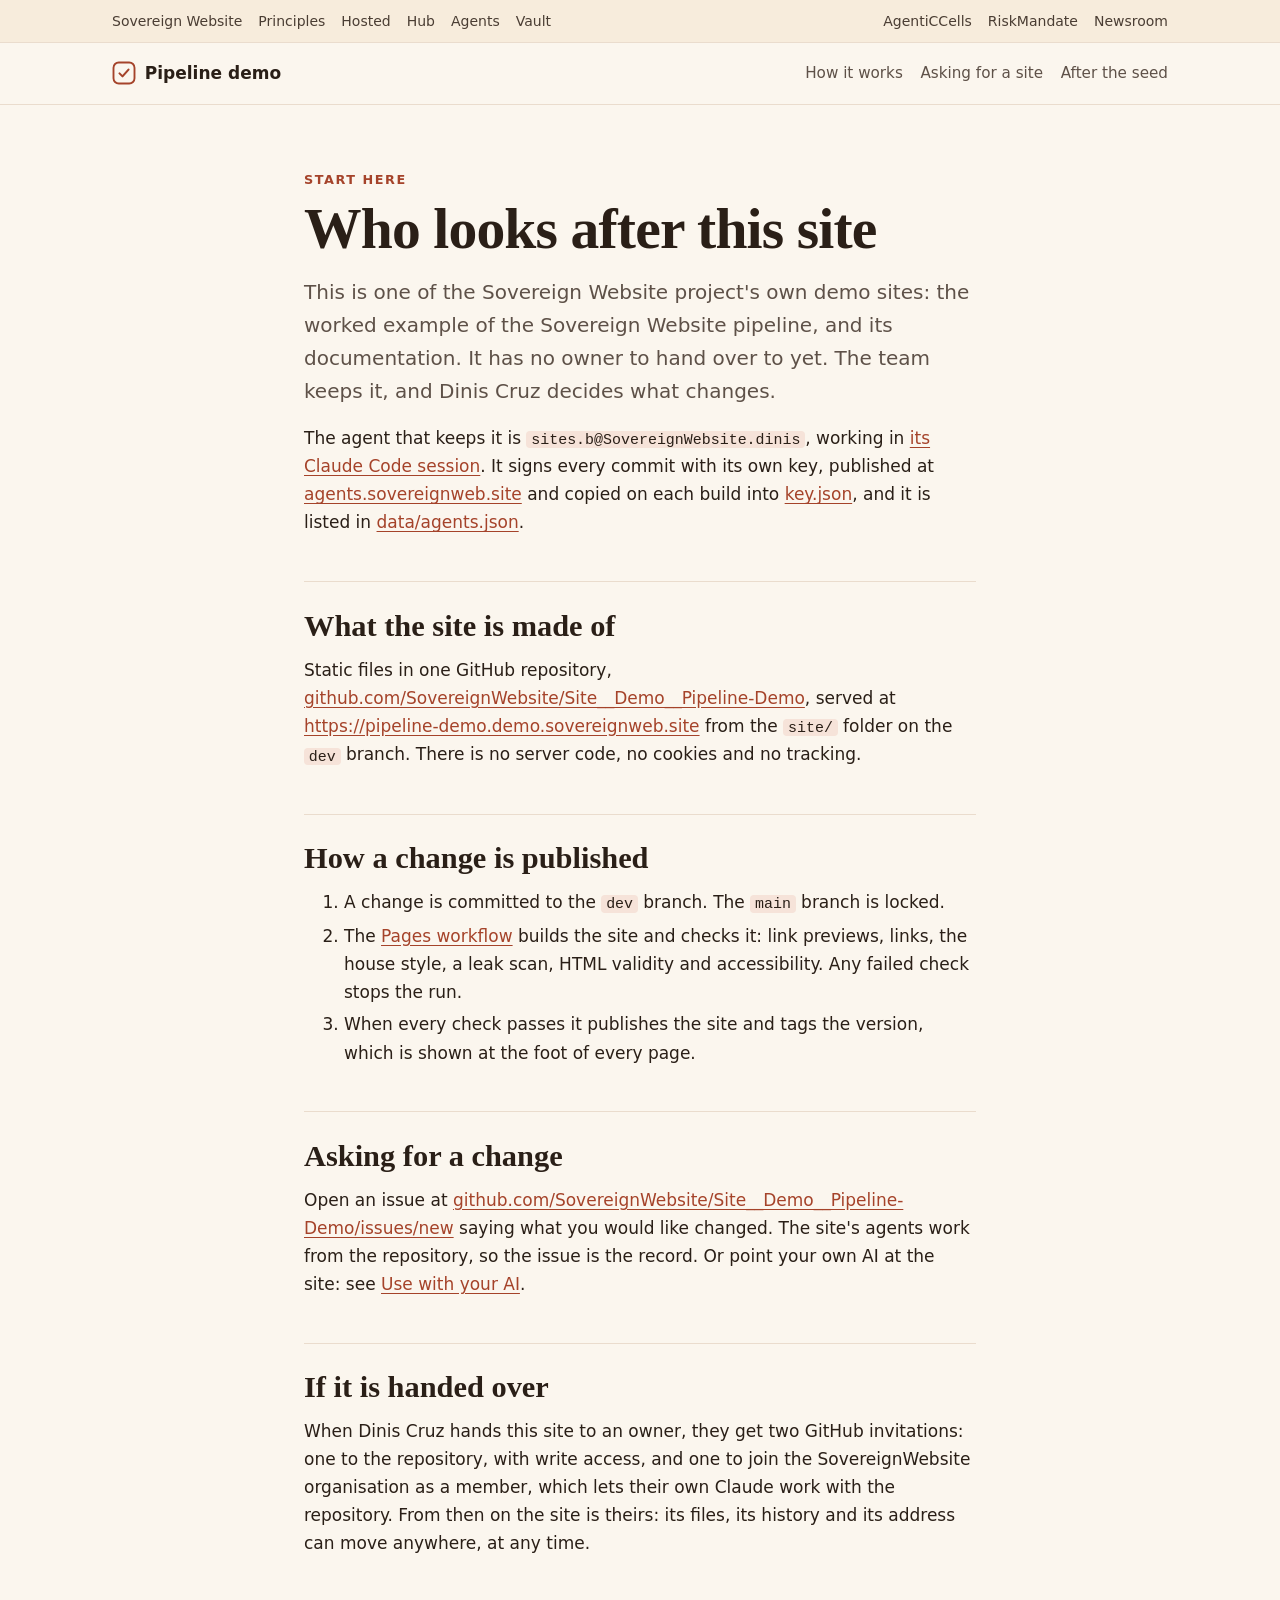
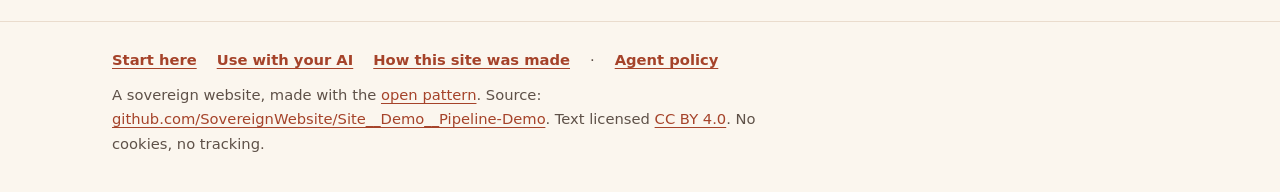
<file: site/start/index.html>
<!doctype html>
<html lang="en-GB">
<head>
<meta charset="utf-8">
<meta name="viewport" content="width=device-width, initial-scale=1">
<title>Start here, Pipeline demo</title>
<meta name="description" content="Who looks after Pipeline demo, how a change is published, and how to ask for one.">
<link rel="canonical" href="https://pipeline-demo.demo.sovereignweb.site/start/">
<meta property="og:type" content="website">
<meta property="og:site_name" content="Pipeline demo">
<meta property="og:locale" content="en_GB">
<meta property="og:url" content="https://pipeline-demo.demo.sovereignweb.site/start/">
<meta property="og:title" content="Start here, Pipeline demo">
<meta property="og:description" content="Who looks after Pipeline demo, how a change is published, and how to ask for one.">
<meta property="og:image" content="https://pipeline-demo.demo.sovereignweb.site/assets/share/card-1200x630.jpg">
<meta property="og:image:type" content="image/jpeg">
<meta property="og:image:width" content="1200">
<meta property="og:image:height" content="630">
<meta property="og:image:alt" content="Pipeline demo: How one request becomes a sovereign website">
<meta name="twitter:card" content="summary_large_image">
<meta name="twitter:title" content="Start here, Pipeline demo">
<meta name="twitter:description" content="Who looks after Pipeline demo, how a change is published, and how to ask for one.">
<meta name="twitter:image" content="https://pipeline-demo.demo.sovereignweb.site/assets/share/card-1200x630.jpg">
<meta name="color-scheme" content="light dark">
<link rel="icon" href="../favicon.svg" type="image/svg+xml">
<link rel="stylesheet" href="../style.css">
</head>
<body>
<a class="skip" href="#main">Skip to content</a>
<nav class="family" aria-label="The Sovereign Website family">
  <ul class="family-wide">
    <li><a href="https://sovereignwebsite.ai/">Sovereign Website</a></li>
    <li><a href="https://sovereignwebsite.org/">Principles</a></li>
    <li><a href="https://sovereignwebsite.site/">Hosted</a></li>
    <li><a href="https://hub.sovereignweb.site/">Hub</a></li>
    <li><a href="https://agents.sovereignweb.site/">Agents</a></li>
    <li><a href="https://vault.sovereignwebsite.site/">Vault</a></li>
    <li class="family-sep"><a href="https://agenticcells.ai/">AgentiCCells</a></li>
    <li><a href="https://riskmandate.ai/">RiskMandate</a></li>
    <li><a href="https://newsroom.sgit.ai/">Newsroom</a></li>
  </ul>
  <details class="family-narrow">
    <summary>Sovereign Website family</summary>
    <ul>
      <li><a href="https://sovereignwebsite.ai/">Sovereign Website</a></li>
      <li><a href="https://sovereignwebsite.org/">Principles</a></li>
      <li><a href="https://sovereignwebsite.site/">Hosted</a></li>
      <li><a href="https://hub.sovereignweb.site/">Hub</a></li>
      <li><a href="https://agents.sovereignweb.site/">Agents</a></li>
      <li><a href="https://vault.sovereignwebsite.site/">Vault</a></li>
      <li class="family-sep"><a href="https://agenticcells.ai/">AgentiCCells</a></li>
      <li><a href="https://riskmandate.ai/">RiskMandate</a></li>
      <li><a href="https://newsroom.sgit.ai/">Newsroom</a></li>
    </ul>
  </details>
</nav>
<header class="site-header"><div class="wrap"><a class="brand" href="../index.html"><svg viewBox="0 0 32 32" aria-hidden="true" focusable="false"><rect x="2" y="2" width="28" height="28" rx="7" fill="none" stroke="currentColor" stroke-width="2.5"/><path d="M10 16.5l4 4 8-9" fill="none" stroke="currentColor" stroke-width="2.8" stroke-linecap="round" stroke-linejoin="round"/></svg>Pipeline demo</a>
<nav class="pages" aria-label="This guide"><a href="../index.html">How it works</a><a href="../request.html">Asking for a site</a><a href="../after-the-seed.html">After the seed</a></nav></div></header>
<main id="main" class="wrap">
<p class="mark">Start here</p>
<h1>Who looks after this site</h1>
<p>This is one of the Sovereign Website project's own demo sites: the worked example of the Sovereign Website pipeline, and its documentation. It has no owner to hand over to yet. The team keeps it, and Dinis Cruz decides what changes.</p>
<p>The agent that keeps it is <code>sites.b@SovereignWebsite.dinis</code>, working in <a href="https://claude.ai/code/session_01Kw9UwBucXVUaNYRMcWwk67">its Claude Code session</a>. It signs every commit with its own key, published at <a href="https://agents.sovereignweb.site/">agents.sovereignweb.site</a> and copied on each build into <a href="../key.json">key.json</a>, and it is listed in <a href="../data/agents.json">data/agents.json</a>.</p>
<h2>What the site is made of</h2>
<p>Static files in one GitHub repository, <a href="https://github.com/SovereignWebsite/Site__Demo__Pipeline-Demo">github.com/SovereignWebsite/Site__Demo__Pipeline-Demo</a>, served at <a href="https://pipeline-demo.demo.sovereignweb.site/">https://pipeline-demo.demo.sovereignweb.site</a> from the <code>site/</code> folder on the <code>dev</code> branch. There is no server code, no cookies and no tracking.</p>
<h2>How a change is published</h2>
<ol>
<li>A change is committed to the <code>dev</code> branch. The <code>main</code> branch is locked.</li>
<li>The <a href="https://github.com/SovereignWebsite/Site__Demo__Pipeline-Demo/actions">Pages workflow</a> builds the site and checks it: link previews, links, the house style, a leak scan, HTML validity and accessibility. Any failed check stops the run.</li>
<li>When every check passes it publishes the site and tags the version, which is shown at the foot of every page.</li>
</ol>
<h2>Asking for a change</h2>
<p>Open an issue at <a href="https://github.com/SovereignWebsite/Site__Demo__Pipeline-Demo/issues/new">github.com/SovereignWebsite/Site__Demo__Pipeline-Demo/issues/new</a> saying what you would like changed. The site's agents work from the repository, so the issue is the record. Or point your own AI at the site: see <a href="../agents/">Use with your AI</a>.</p>
<h2>If it is handed over</h2>
<p>When Dinis Cruz hands this site to an owner, they get two GitHub invitations: one to the repository, with write access, and one to join the SovereignWebsite organisation as a member, which lets their own Claude work with the repository. From then on the site is theirs: its files, its history and its address can move anywhere, at any time.</p>
</main>
<footer class="site-footer"><div class="wrap"><nav class="site-links" aria-label="About this site"><a href="../start/">Start here</a> <a href="../agents/">Use with your AI</a> <a href="../admin/">How this site was made</a> · <a href="/policy/">Agent policy</a></nav>
<p>A sovereign website, made with the <a href="https://sovereignwebsite.org/">open pattern</a>. Source: <a href="https://github.com/SovereignWebsite/Site__Demo__Pipeline-Demo">github.com/SovereignWebsite/Site__Demo__Pipeline-Demo</a>. Text licensed <a href="https://creativecommons.org/licenses/by/4.0/">CC BY 4.0</a>. No cookies, no tracking.</p></div></footer>
</body>
</html>
</file>
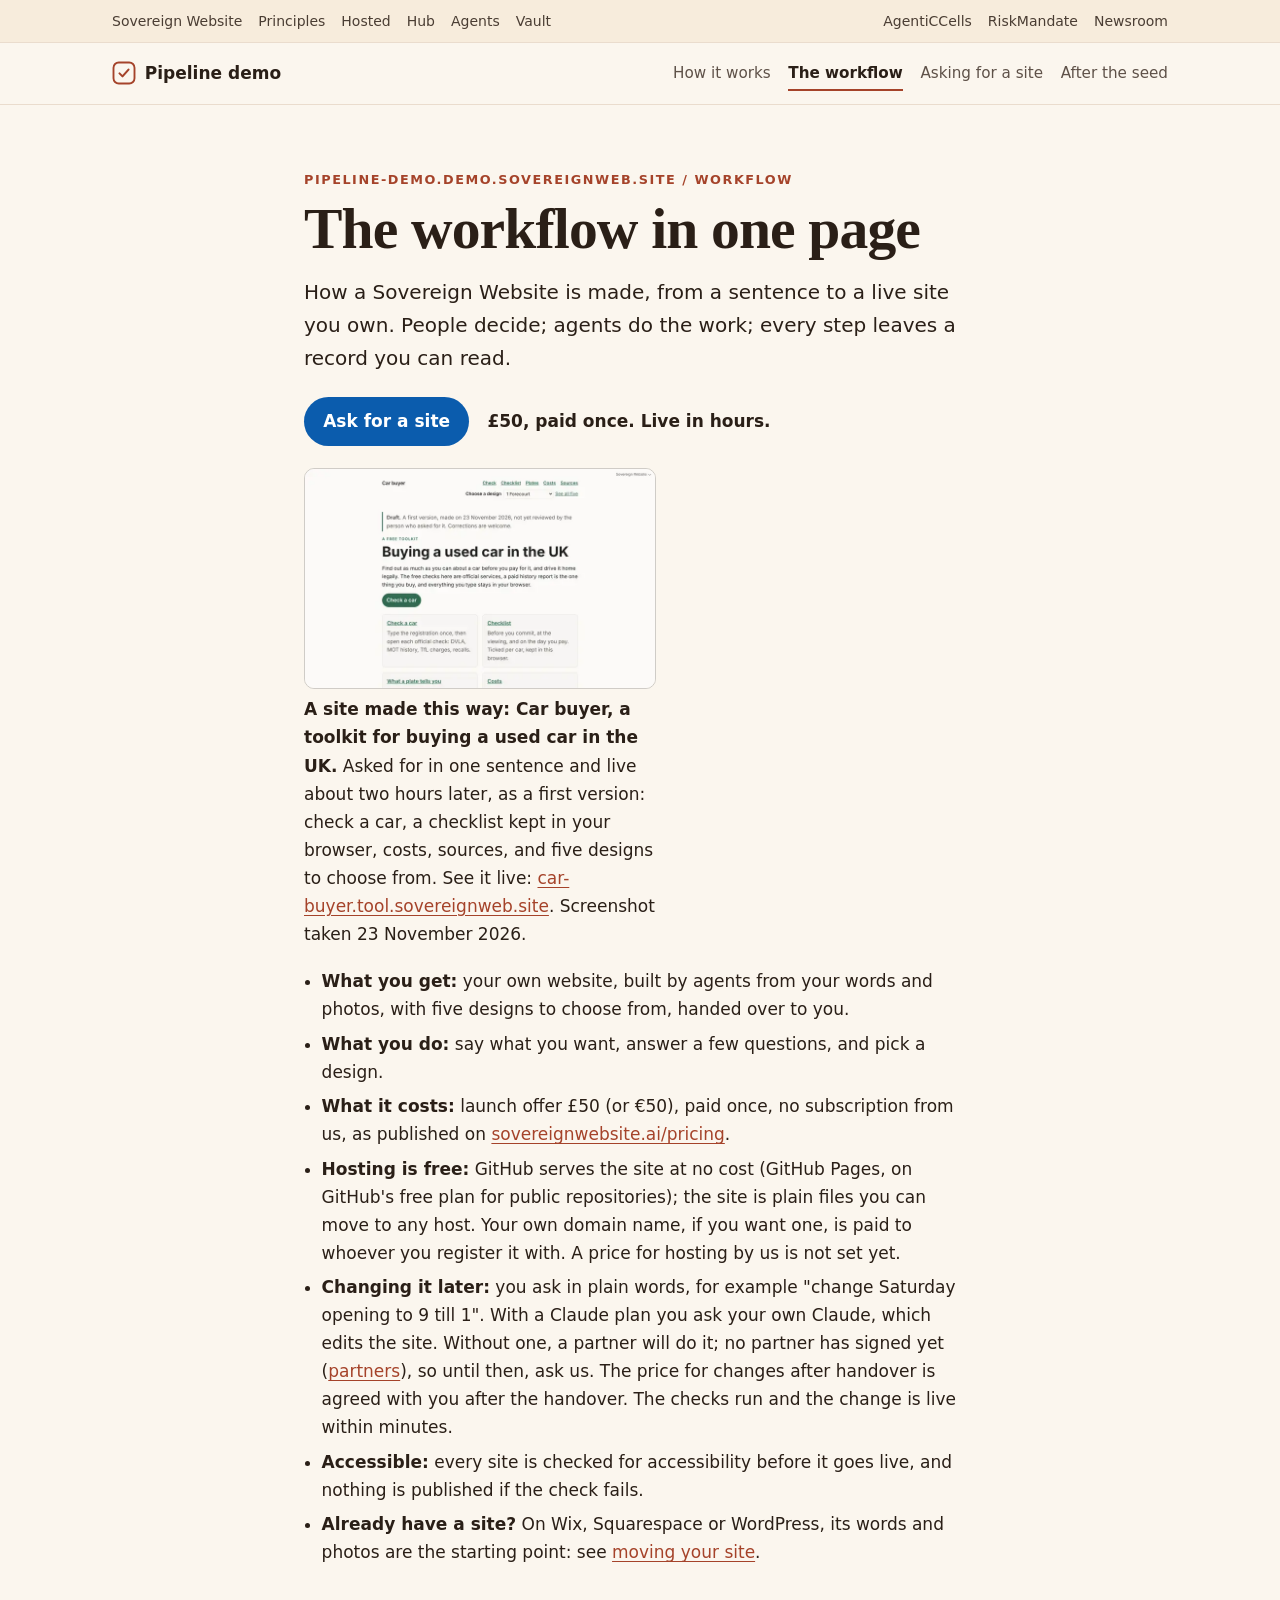
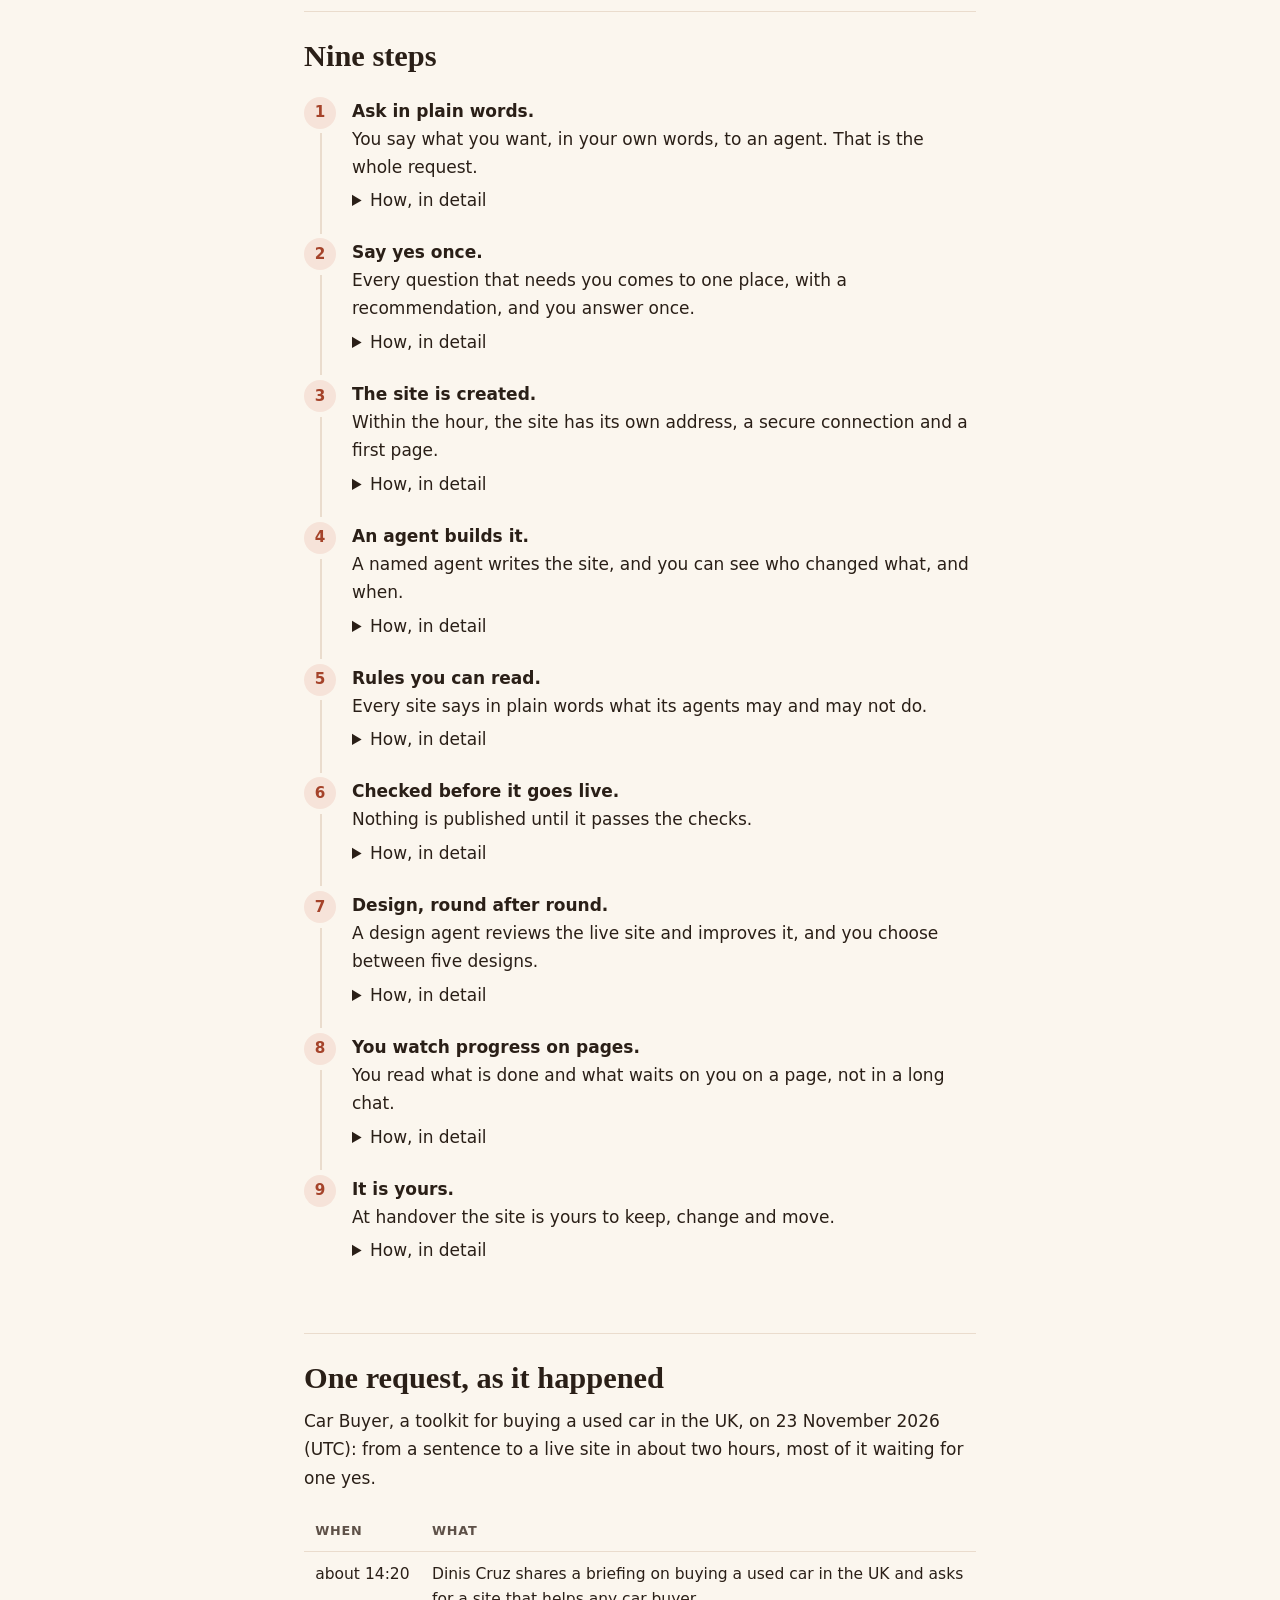
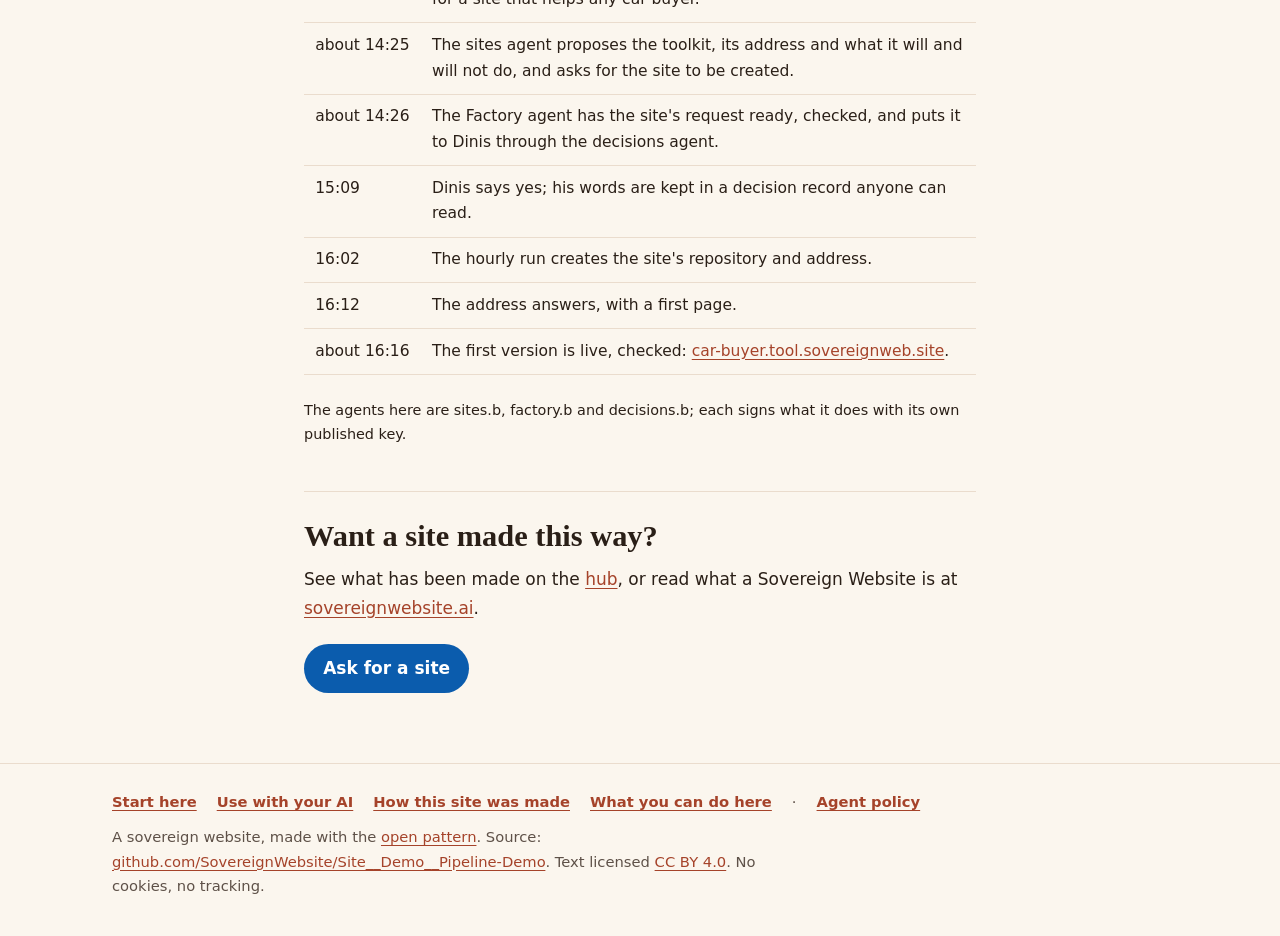
<file: site/workflow/index.html>
<!doctype html>
<html lang="en-GB">
<head>
<meta charset="utf-8">
<meta name="viewport" content="width=device-width, initial-scale=1">
<title>The workflow in one page, Pipeline demo</title>
<meta name="description" content="From a request in plain words to a live site the owner holds: decisions, the Factory, agents, keys, policy, checks, design and the operator page, on one page.">
<link rel="canonical" href="https://pipeline-demo.demo.sovereignweb.site/workflow/">
<meta property="og:type" content="website">
<meta property="og:site_name" content="Pipeline demo">
<meta property="og:locale" content="en_GB">
<meta property="og:url" content="https://pipeline-demo.demo.sovereignweb.site/workflow/">
<meta property="og:title" content="The workflow in one page, Pipeline demo">
<meta property="og:description" content="From a request in plain words to a live site the owner holds: decisions, the Factory, agents, keys, policy, checks, design and the operator page, on one page.">
<meta property="og:image" content="https://pipeline-demo.demo.sovereignweb.site/assets/share/card-1200x630.jpg">
<meta property="og:image:type" content="image/jpeg">
<meta property="og:image:width" content="1200">
<meta property="og:image:height" content="630">
<meta property="og:image:alt" content="Pipeline demo: How one request becomes a sovereign website">
<meta name="twitter:card" content="summary_large_image">
<meta name="twitter:title" content="The workflow in one page, Pipeline demo">
<meta name="twitter:description" content="From a request in plain words to a live site the owner holds: decisions, the Factory, agents, keys, policy, checks, design and the operator page, on one page.">
<meta name="twitter:image" content="https://pipeline-demo.demo.sovereignweb.site/assets/share/card-1200x630.jpg">
<meta name="color-scheme" content="light dark">
<link rel="icon" href="../favicon.svg" type="image/svg+xml">
<link rel="stylesheet" href="../style.css">
<style>.lede,.three,.table-wrap td{color:inherit}.three{padding-left:1.1rem}.three li{margin:.4rem 0}.steps details{margin:.35rem 0 .2rem}.steps summary{cursor:pointer}.steps details,.table-wrap,.table-wrap td{font-size:inherit;color:inherit}.shot{margin:1.2rem 0;max-width:30rem}.shot-sm{max-width:22rem}.shot img{display:block;width:100%;height:auto;border:1px solid rgba(127,127,127,.35);border-radius:10px}.shot figcaption{margin-top:.4rem;font-size:inherit;color:inherit}.ctanote{margin-left:.8rem;font-weight:600}.small{font-size:.9rem}.steps details p{margin:.3rem 0 0}.cta{margin:1.4rem 0}.button{display:inline-block;padding:.65rem 1.2rem;border-radius:999px;background:currentColor;text-decoration:none;font-weight:600}.button{background:#0b5cad;color:#fff}@media (prefers-color-scheme:dark){.button{background:#7ab8ff;color:#0d0f12}}</style>
</head>
<body>
<a class="skip" href="#main">Skip to content</a>
<nav class="family" aria-label="The Sovereign Website family">
  <ul class="family-wide">
    <li><a href="https://sovereignwebsite.ai/">Sovereign Website</a></li>
    <li><a href="https://sovereignwebsite.org/">Principles</a></li>
    <li><a href="https://sovereignwebsite.site/">Hosted</a></li>
    <li><a href="https://hub.sovereignweb.site/">Hub</a></li>
    <li><a href="https://agents.sovereignweb.site/">Agents</a></li>
    <li><a href="https://vault.sovereignwebsite.site/">Vault</a></li>
    <li class="family-sep"><a href="https://agenticcells.ai/">AgentiCCells</a></li>
    <li><a href="https://riskmandate.ai/">RiskMandate</a></li>
    <li><a href="https://newsroom.sgit.ai/">Newsroom</a></li>
  </ul>
  <details class="family-narrow">
    <summary>Sovereign Website family</summary>
    <ul>
      <li><a href="https://sovereignwebsite.ai/">Sovereign Website</a></li>
      <li><a href="https://sovereignwebsite.org/">Principles</a></li>
      <li><a href="https://sovereignwebsite.site/">Hosted</a></li>
      <li><a href="https://hub.sovereignweb.site/">Hub</a></li>
      <li><a href="https://agents.sovereignweb.site/">Agents</a></li>
      <li><a href="https://vault.sovereignwebsite.site/">Vault</a></li>
      <li class="family-sep"><a href="https://agenticcells.ai/">AgentiCCells</a></li>
      <li><a href="https://riskmandate.ai/">RiskMandate</a></li>
      <li><a href="https://newsroom.sgit.ai/">Newsroom</a></li>
    </ul>
  </details>
</nav>
<header class="site-header"><div class="wrap"><a class="brand" href="../index.html"><svg viewBox="0 0 32 32" aria-hidden="true" focusable="false"><rect x="2" y="2" width="28" height="28" rx="7" fill="none" stroke="currentColor" stroke-width="2.5"/><path d="M10 16.5l4 4 8-9" fill="none" stroke="currentColor" stroke-width="2.8" stroke-linecap="round" stroke-linejoin="round"/></svg>Pipeline demo</a>
<nav class="pages" aria-label="This guide"><a href="../index.html">How it works</a><a href="./" aria-current="page">The workflow</a><a href="../request.html">Asking for a site</a><a href="../after-the-seed.html">After the seed</a></nav></div></header>
<main id="main" class="wrap">
<p class="mark">pipeline-demo.demo.sovereignweb.site / workflow</p>
<h1>The workflow in one page</h1>
<p class="lede">How a Sovereign Website is made, from a sentence to a live site you own. People decide; agents do the work; every step leaves a record you can read.</p>
<p class="cta"><a class="button" href="../request.html">Ask for a site</a> <span class="ctanote">£50, paid once. Live in hours.</span></p>
<figure class="shot shot-sm"><a href="https://car-buyer.tool.sovereignweb.site/"><img src="../assets/shots/car-buyer-tool-site.webp" width="720" height="450" alt="The home page of Car buyer: the heading Buying a used car in the UK, a Check a car button, and cards for the checklist and the other tools."></a>
<figcaption><strong>A site made this way: Car buyer, a toolkit for buying a used car in the UK.</strong> Asked for in one sentence and live about two hours later, as a first version: check a car, a checklist kept in your browser, costs, sources, and five designs to choose from. See it live: <a href="https://car-buyer.tool.sovereignweb.site/">car-buyer.tool.sovereignweb.site</a>. Screenshot taken 23 November 2026.</figcaption></figure>

<ul class="three">
<li><strong>What you get:</strong> your own website, built by agents from your words and photos, with five designs to choose from, handed over to you.</li>
<li><strong>What you do:</strong> say what you want, answer a few questions, and pick a design.</li>
<li><strong>What it costs:</strong> launch offer £50 (or €50), paid once, no subscription from us, as published on <a href="https://sovereignwebsite.ai/pricing.html">sovereignwebsite.ai/pricing</a>.</li>
<li><strong>Hosting is free:</strong> GitHub serves the site at no cost (GitHub Pages, on GitHub's free plan for public repositories); the site is plain files you can move to any host. Your own domain name, if you want one, is paid to whoever you register it with. A price for hosting by us is not set yet.</li>
<li><strong>Changing it later:</strong> you ask in plain words, for example "change Saturday opening to 9 till 1". With a Claude plan you ask your own Claude, which edits the site. Without one, a partner will do it; no partner has signed yet (<a href="https://sovereignwebsite.ai/partners.html">partners</a>), so until then, ask us. The price for changes after handover is agreed with you after the handover. The checks run and the change is live within minutes.</li>
<li><strong>Accessible:</strong> every site is checked for accessibility before it goes live, and nothing is published if the check fails.</li>
<li><strong>Already have a site?</strong> On Wix, Squarespace or WordPress, its words and photos are the starting point: see <a href="https://sovereignwebsite.ai/moving.html">moving your site</a>.</li>
</ul>
<h2>Nine steps</h2>
<ol class="steps">
<li><strong>Ask in plain words.</strong> You say what you want, in your own words, to an agent. That is the whole request.<details><summary>How, in detail</summary><p>Example: "we should have a site to help car buyers". The agent proposes a name, a group and an address, such as <code>car-buyer.tool.sovereignweb.site</code>.</p></details></li>
<li><strong>Say yes once.</strong> Every question that needs you comes to one place, with a recommendation, and you answer once.<details><summary>How, in detail</summary><p>A decisions agent keeps the list. Your words are quoted exactly in a signed decision record, and each agent checks them in the original conversation before it acts. A message alone is never a decision.</p></details></li>
<li><strong>The site is created.</strong> Within the hour, the site has its own address, a secure connection and a first page.<details><summary>How, in detail</summary><p>One agent writes a request file in the Factory. An hourly run creates the repository, the address, HTTPS and two branch rules (the published branch is locked), and adds the first files. For this site, the repository existed 43 seconds after the request landed.</p></details></li>
<li><strong>An agent builds it.</strong> A named agent writes the site, and you can see who changed what, and when.<details><summary>How, in detail</summary><p>Each change is a commit signed with the agent's own key. The keys are published in the Factory's <a href="https://github.com/SovereignWebsite/SovereignWebsite__Factory/blob/dev/team/keys.json">team/keys.json</a>, and a change signed by any other key is refused.</p></details></li>
<li><strong>Rules you can read.</strong> Every site says in plain words what its agents may and may not do.<details><summary>How, in detail</summary><p>The Agent Behaviour Policy is at <code>/policy/</code> on every site (<a href="../policy/">this one</a>). Anything it does not allow is refused.</p></details></li>
<li><strong>Checked before it goes live.</strong> Nothing is published until it passes the checks.<details><summary>How, in detail</summary><p>Every change runs: links, writing style, a leak scan, HTML validity, accessibility, link previews and the policy. If one fails, nothing changes on the live site; if all pass, it deploys with a version number.</p></details></li>
<li><strong>Design, round after round.</strong> A design agent reviews the live site and improves it, and you choose between five designs.<details><summary>How, in detail</summary><p>Each round asks real questions, such as "would you want one?", and ranks fixes. Person and founder sites carry a "Choose a design" control on every page.</p></details></li>
<li><strong>You watch progress on pages.</strong> You read what is done and what waits on you on a page, not in a long chat.<details><summary>How, in detail</summary><p>The hub's <a href="https://hub.sovereignweb.site/operator/">operator page</a>, the <a href="https://hub.sovereignweb.site/building/">sites being built</a> and the <a href="https://sites.agents.sovereignweb.site/register/">site register</a>.</p></details></li>
<li><strong>It is yours.</strong> At handover the site is yours to keep, change and move.<details><summary>How, in detail</summary><p>You get the repository, a start page and a prompt for your own Claude. From then on you change the site by asking your Claude in plain words; every site has a page that shows how, at <code>/agents/</code> (<a href="https://car-buyer.tool.sovereignweb.site/agents/">for example</a>). The files, history and address can move anywhere, at any time.</p></details></li>
</ol>

<h2>One request, as it happened</h2>
<p>Car Buyer, a toolkit for buying a used car in the UK, on 23 November 2026 (UTC): from a sentence to a live site in about two hours, most of it waiting for one yes.</p>
<div class="table-wrap" tabindex="0" role="region" aria-label="Timeline"><table>
<tr><th>When</th><th>What</th></tr>
<tr><td>about 14:20</td><td>Dinis Cruz shares a briefing on buying a used car in the UK and asks for a site that helps any car buyer.</td></tr>
<tr><td>about 14:25</td><td>The sites agent proposes the toolkit, its address and what it will and will not do, and asks for the site to be created.</td></tr>
<tr><td>about 14:26</td><td>The Factory agent has the site's request ready, checked, and puts it to Dinis through the decisions agent.</td></tr>
<tr><td>15:09</td><td>Dinis says yes; his words are kept in a decision record anyone can read.</td></tr>
<tr><td>16:02</td><td>The hourly run creates the site's repository and address.</td></tr>
<tr><td>16:12</td><td>The address answers, with a first page.</td></tr>
<tr><td>about 16:16</td><td>The first version is live, checked: <a href="https://car-buyer.tool.sovereignweb.site/">car-buyer.tool.sovereignweb.site</a>.</td></tr>
</table></div>
<p class="small">The agents here are sites.b, factory.b and decisions.b; each signs what it does with its own published key.</p>

<h2>Want a site made this way?</h2>
<p>See what has been made on the <a href="https://hub.sovereignweb.site/">hub</a>, or read what a Sovereign Website is at <a href="https://sovereignwebsite.ai/">sovereignwebsite.ai</a>.</p>
<p class="cta"><a class="button" href="../request.html">Ask for a site</a></p>
</main>
<footer class="site-footer"><div class="wrap"><nav class="site-links" aria-label="About this site"><a href="../start/">Start here</a> <a href="../agents/">Use with your AI</a> <a href="../admin/">How this site was made</a> <a href="../yours.html">What you can do here</a> · <a href="/policy/">Agent policy</a></nav>
<p>A sovereign website, made with the <a href="https://sovereignwebsite.org/">open pattern</a>. Source: <a href="https://github.com/SovereignWebsite/Site__Demo__Pipeline-Demo">github.com/SovereignWebsite/Site__Demo__Pipeline-Demo</a>. Text licensed <a href="https://creativecommons.org/licenses/by/4.0/">CC BY 4.0</a>. No cookies, no tracking.</p></div></footer>
</body>
</html>
</file>
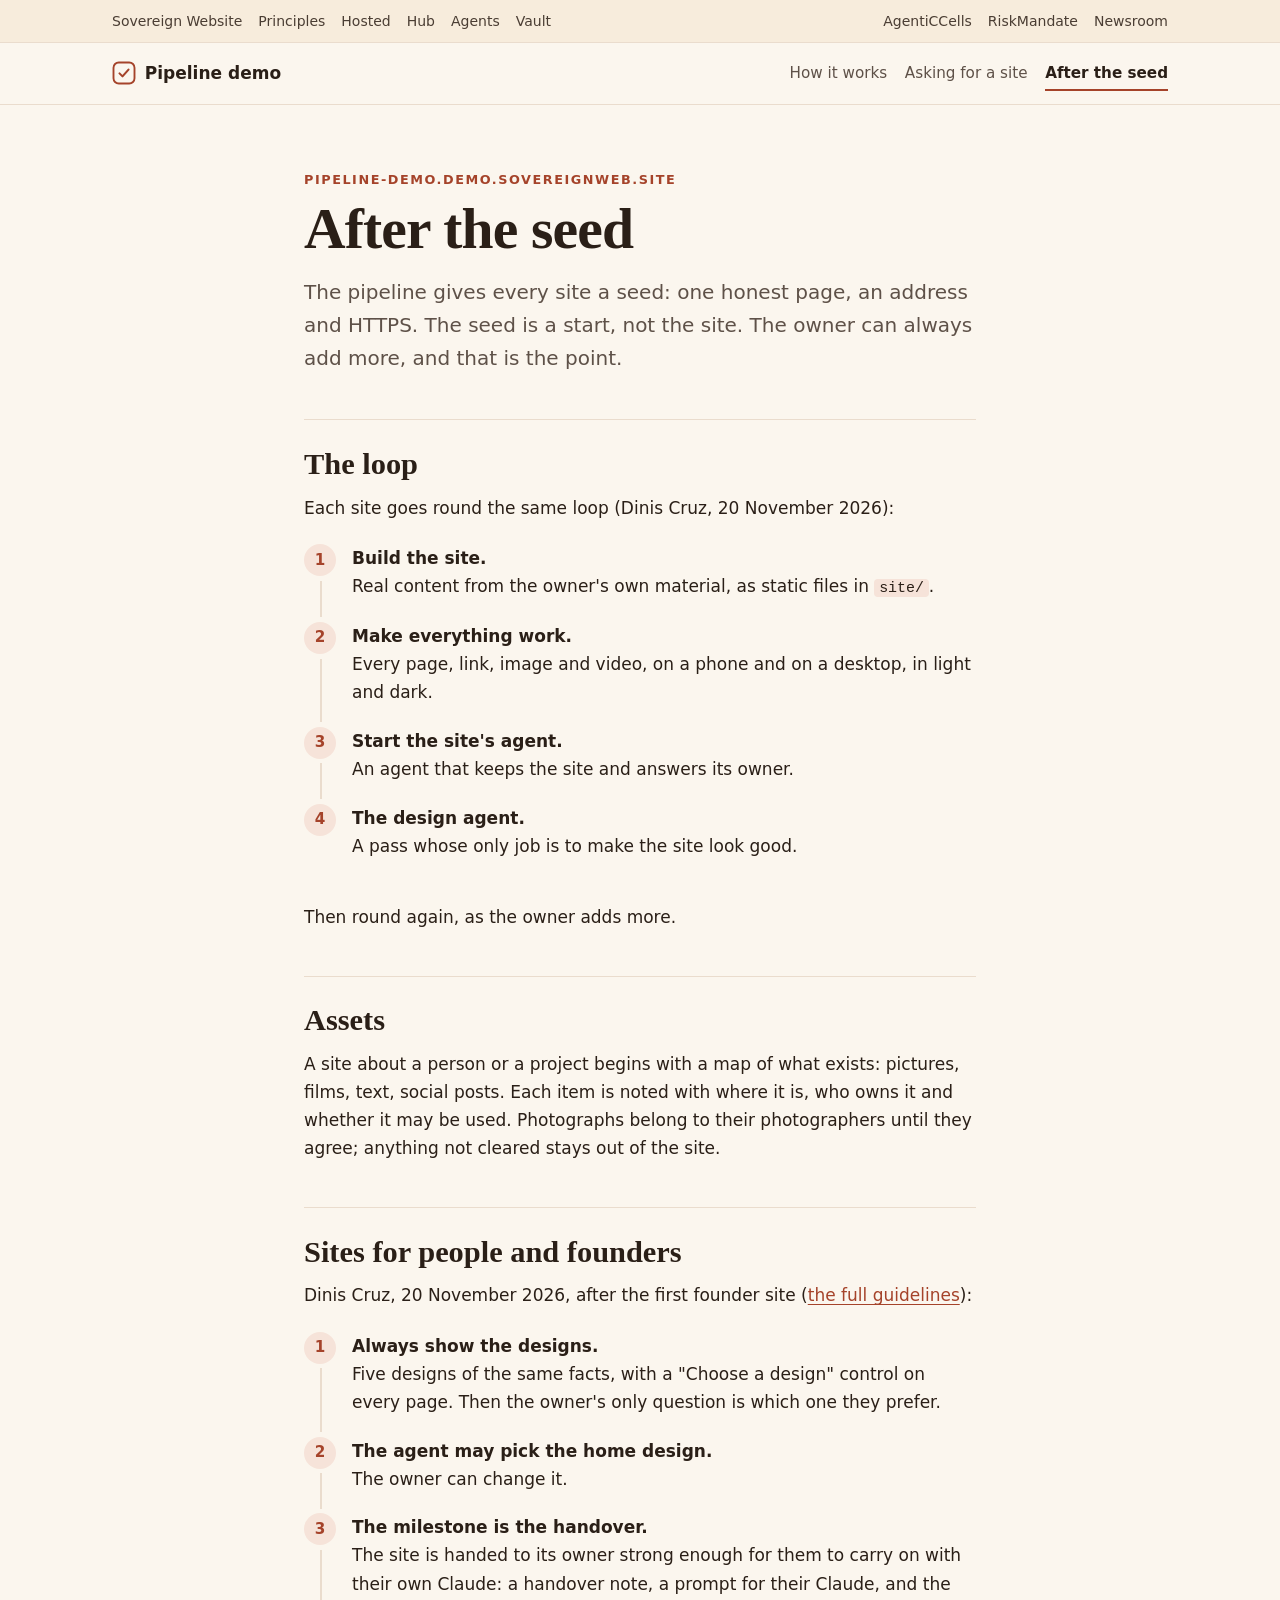
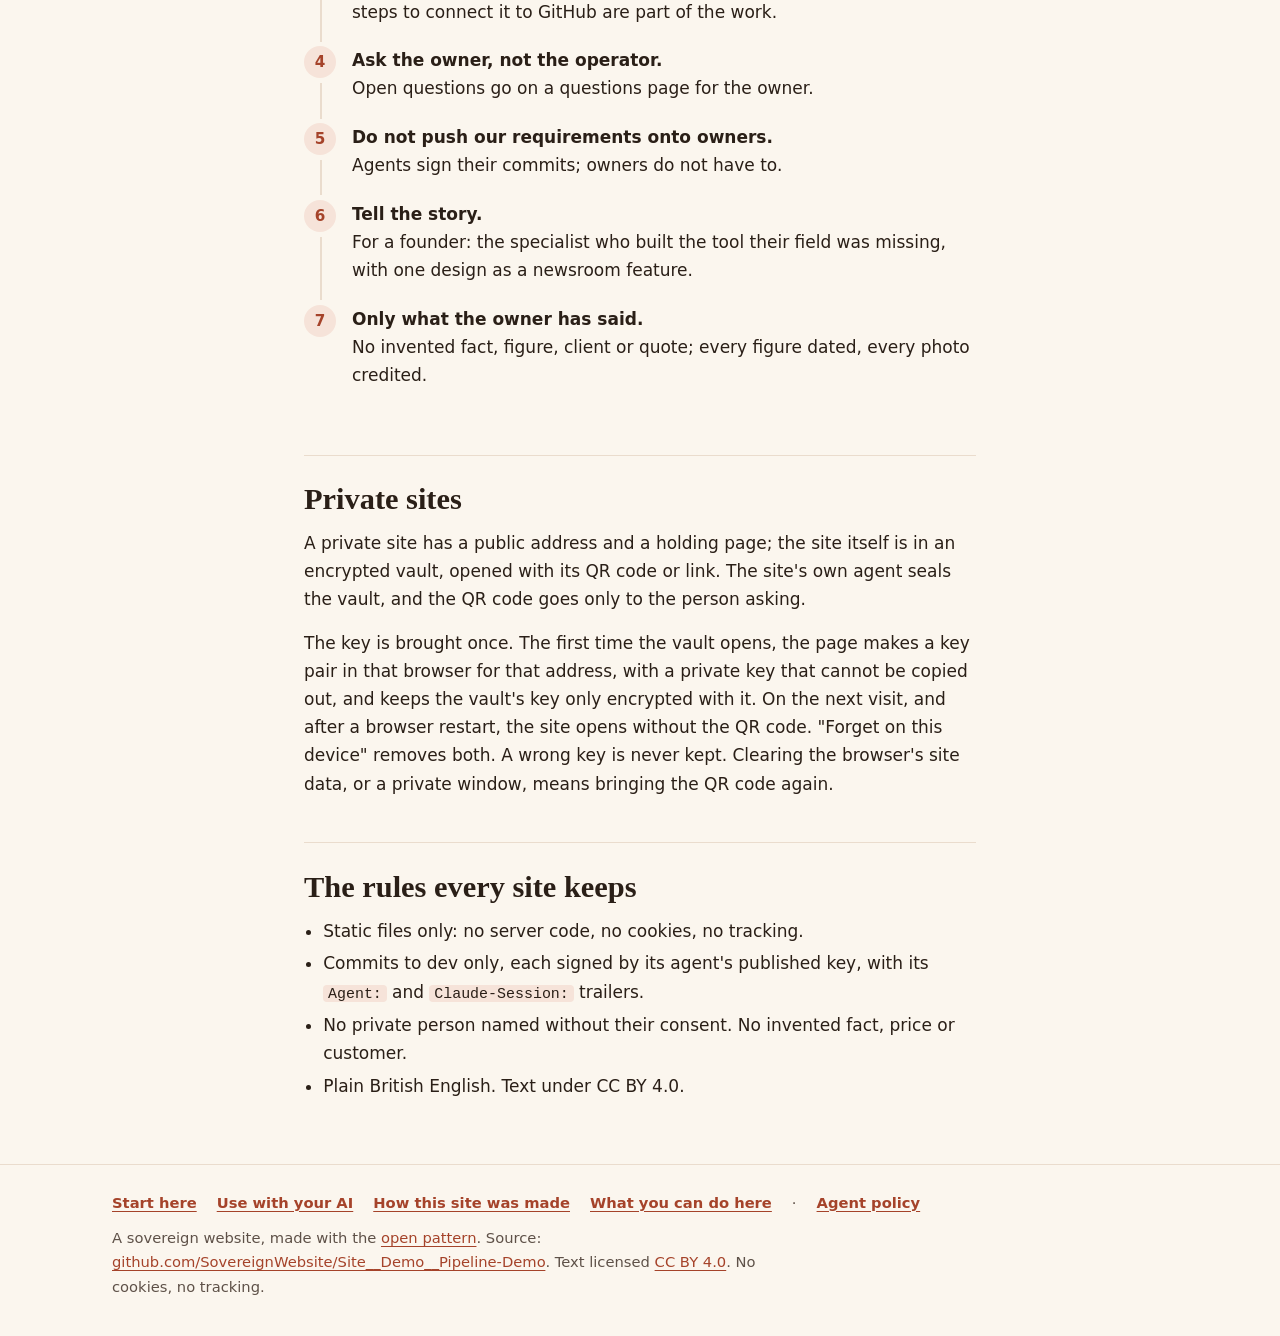
<file: site/after-the-seed.html>
<!doctype html>
<html lang="en-GB">
<head>
<meta charset="utf-8">
<meta name="viewport" content="width=device-width, initial-scale=1">
<title>After the seed, Pipeline demo</title>
<meta name="description" content="What happens to a site after the pipeline seeds it: the build loop.">
<link rel="canonical" href="https://pipeline-demo.demo.sovereignweb.site/after-the-seed.html">
<meta property="og:type" content="website">
<meta property="og:site_name" content="Pipeline demo">
<meta property="og:locale" content="en_GB">
<meta property="og:url" content="https://pipeline-demo.demo.sovereignweb.site/after-the-seed.html">
<meta property="og:title" content="After the seed, Pipeline demo">
<meta property="og:description" content="What happens to a site after the pipeline seeds it: the build loop.">
<meta property="og:image" content="https://pipeline-demo.demo.sovereignweb.site/assets/share/card-1200x630.jpg">
<meta property="og:image:type" content="image/jpeg">
<meta property="og:image:width" content="1200">
<meta property="og:image:height" content="630">
<meta property="og:image:alt" content="Pipeline demo: How one request becomes a sovereign website">
<meta name="twitter:card" content="summary_large_image">
<meta name="twitter:title" content="After the seed, Pipeline demo">
<meta name="twitter:description" content="What happens to a site after the pipeline seeds it: the build loop.">
<meta name="twitter:image" content="https://pipeline-demo.demo.sovereignweb.site/assets/share/card-1200x630.jpg">
<meta name="color-scheme" content="light dark">
<link rel="icon" href="favicon.svg" type="image/svg+xml">
<link rel="stylesheet" href="style.css">
</head>
<body>
<a class="skip" href="#main">Skip to content</a>
<nav class="family" aria-label="The Sovereign Website family">
  <ul class="family-wide">
    <li><a href="https://sovereignwebsite.ai/">Sovereign Website</a></li>
    <li><a href="https://sovereignwebsite.org/">Principles</a></li>
    <li><a href="https://sovereignwebsite.site/">Hosted</a></li>
    <li><a href="https://hub.sovereignweb.site/">Hub</a></li>
    <li><a href="https://agents.sovereignweb.site/">Agents</a></li>
    <li><a href="https://vault.sovereignwebsite.site/">Vault</a></li>
    <li class="family-sep"><a href="https://agenticcells.ai/">AgentiCCells</a></li>
    <li><a href="https://riskmandate.ai/">RiskMandate</a></li>
    <li><a href="https://newsroom.sgit.ai/">Newsroom</a></li>
  </ul>
  <details class="family-narrow">
    <summary>Sovereign Website family</summary>
    <ul>
      <li><a href="https://sovereignwebsite.ai/">Sovereign Website</a></li>
      <li><a href="https://sovereignwebsite.org/">Principles</a></li>
      <li><a href="https://sovereignwebsite.site/">Hosted</a></li>
      <li><a href="https://hub.sovereignweb.site/">Hub</a></li>
      <li><a href="https://agents.sovereignweb.site/">Agents</a></li>
      <li><a href="https://vault.sovereignwebsite.site/">Vault</a></li>
      <li class="family-sep"><a href="https://agenticcells.ai/">AgentiCCells</a></li>
      <li><a href="https://riskmandate.ai/">RiskMandate</a></li>
      <li><a href="https://newsroom.sgit.ai/">Newsroom</a></li>
    </ul>
  </details>
</nav>
<header class="site-header"><div class="wrap"><a class="brand" href="index.html"><svg viewBox="0 0 32 32" aria-hidden="true" focusable="false"><rect x="2" y="2" width="28" height="28" rx="7" fill="none" stroke="currentColor" stroke-width="2.5"/><path d="M10 16.5l4 4 8-9" fill="none" stroke="currentColor" stroke-width="2.8" stroke-linecap="round" stroke-linejoin="round"/></svg>Pipeline demo</a>
<nav class="pages" aria-label="This guide"><a href="index.html">How it works</a><a href="request.html">Asking for a site</a><a href="after-the-seed.html" aria-current="page">After the seed</a></nav></div></header>
<main id="main" class="wrap">
<p class="mark">pipeline-demo.demo.sovereignweb.site</p>
<h1>After the seed</h1>
<p>The pipeline gives every site a seed: one honest page, an address and HTTPS. The seed is a start, not the site. The owner can always add more, and that is the point.</p>

<h2>The loop</h2>
<p>Each site goes round the same loop (Dinis Cruz, 20 November 2026):</p>
<ol class="steps">
<li><strong>Build the site.</strong> Real content from the owner's own material, as static files in <code>site/</code>.</li>
<li><strong>Make everything work.</strong> Every page, link, image and video, on a phone and on a desktop, in light and dark.</li>
<li><strong>Start the site's agent.</strong> An agent that keeps the site and answers its owner.</li>
<li><strong>The design agent.</strong> A pass whose only job is to make the site look good.</li>
</ol>
<p>Then round again, as the owner adds more.</p>

<h2>Assets</h2>
<p>A site about a person or a project begins with a map of what exists: pictures, films, text, social posts. Each item is noted with where it is, who owns it and whether it may be used. Photographs belong to their photographers until they agree; anything not cleared stays out of the site.</p>

<h2>Sites for people and founders</h2>
<p>Dinis Cruz, 20 November 2026, after the first founder site (<a href="https://github.com/SovereignWebsite/Site__Founder__Kate-Curtis-Evans/blob/dev/docs/guidelines-for-founder-sites.md">the full guidelines</a>):</p>
<ol class="steps">
<li><strong>Always show the designs.</strong> Five designs of the same facts, with a "Choose a design" control on every page. Then the owner's only question is which one they prefer.</li>
<li><strong>The agent may pick the home design.</strong> The owner can change it.</li>
<li><strong>The milestone is the handover.</strong> The site is handed to its owner strong enough for them to carry on with their own Claude: a handover note, a prompt for their Claude, and the steps to connect it to GitHub are part of the work.</li>
<li><strong>Ask the owner, not the operator.</strong> Open questions go on a questions page for the owner.</li>
<li><strong>Do not push our requirements onto owners.</strong> Agents sign their commits; owners do not have to.</li>
<li><strong>Tell the story.</strong> For a founder: the specialist who built the tool their field was missing, with one design as a newsroom feature.</li>
<li><strong>Only what the owner has said.</strong> No invented fact, figure, client or quote; every figure dated, every photo credited.</li>
</ol>

<h2>Private sites</h2>
<p>A private site has a public address and a holding page; the site itself is in an encrypted vault, opened with its QR code or link. The site's own agent seals the vault, and the QR code goes only to the person asking.</p>
<p>The key is brought once. The first time the vault opens, the page makes a key pair in that browser for that address, with a private key that cannot be copied out, and keeps the vault's key only encrypted with it. On the next visit, and after a browser restart, the site opens without the QR code. "Forget on this device" removes both. A wrong key is never kept. Clearing the browser's site data, or a private window, means bringing the QR code again.</p>

<h2>The rules every site keeps</h2>
<ul>
<li>Static files only: no server code, no cookies, no tracking.</li>
<li>Commits to dev only, each signed by its agent's published key, with its <code>Agent:</code> and <code>Claude-Session:</code> trailers.</li>
<li>No private person named without their consent. No invented fact, price or customer.</li>
<li>Plain British English. Text under CC BY 4.0.</li>
</ul>
</main>
<footer class="site-footer"><div class="wrap"><nav class="site-links" aria-label="About this site"><a href="start/">Start here</a> <a href="agents/">Use with your AI</a> <a href="admin/">How this site was made</a> <a href="yours.html">What you can do here</a> · <a href="/policy/">Agent policy</a></nav>
<p>A sovereign website, made with the <a href="https://sovereignwebsite.org/">open pattern</a>. Source: <a href="https://github.com/SovereignWebsite/Site__Demo__Pipeline-Demo">github.com/SovereignWebsite/Site__Demo__Pipeline-Demo</a>. Text licensed <a href="https://creativecommons.org/licenses/by/4.0/">CC BY 4.0</a>. No cookies, no tracking.</p></div></footer>
</body>
</html>
</file>
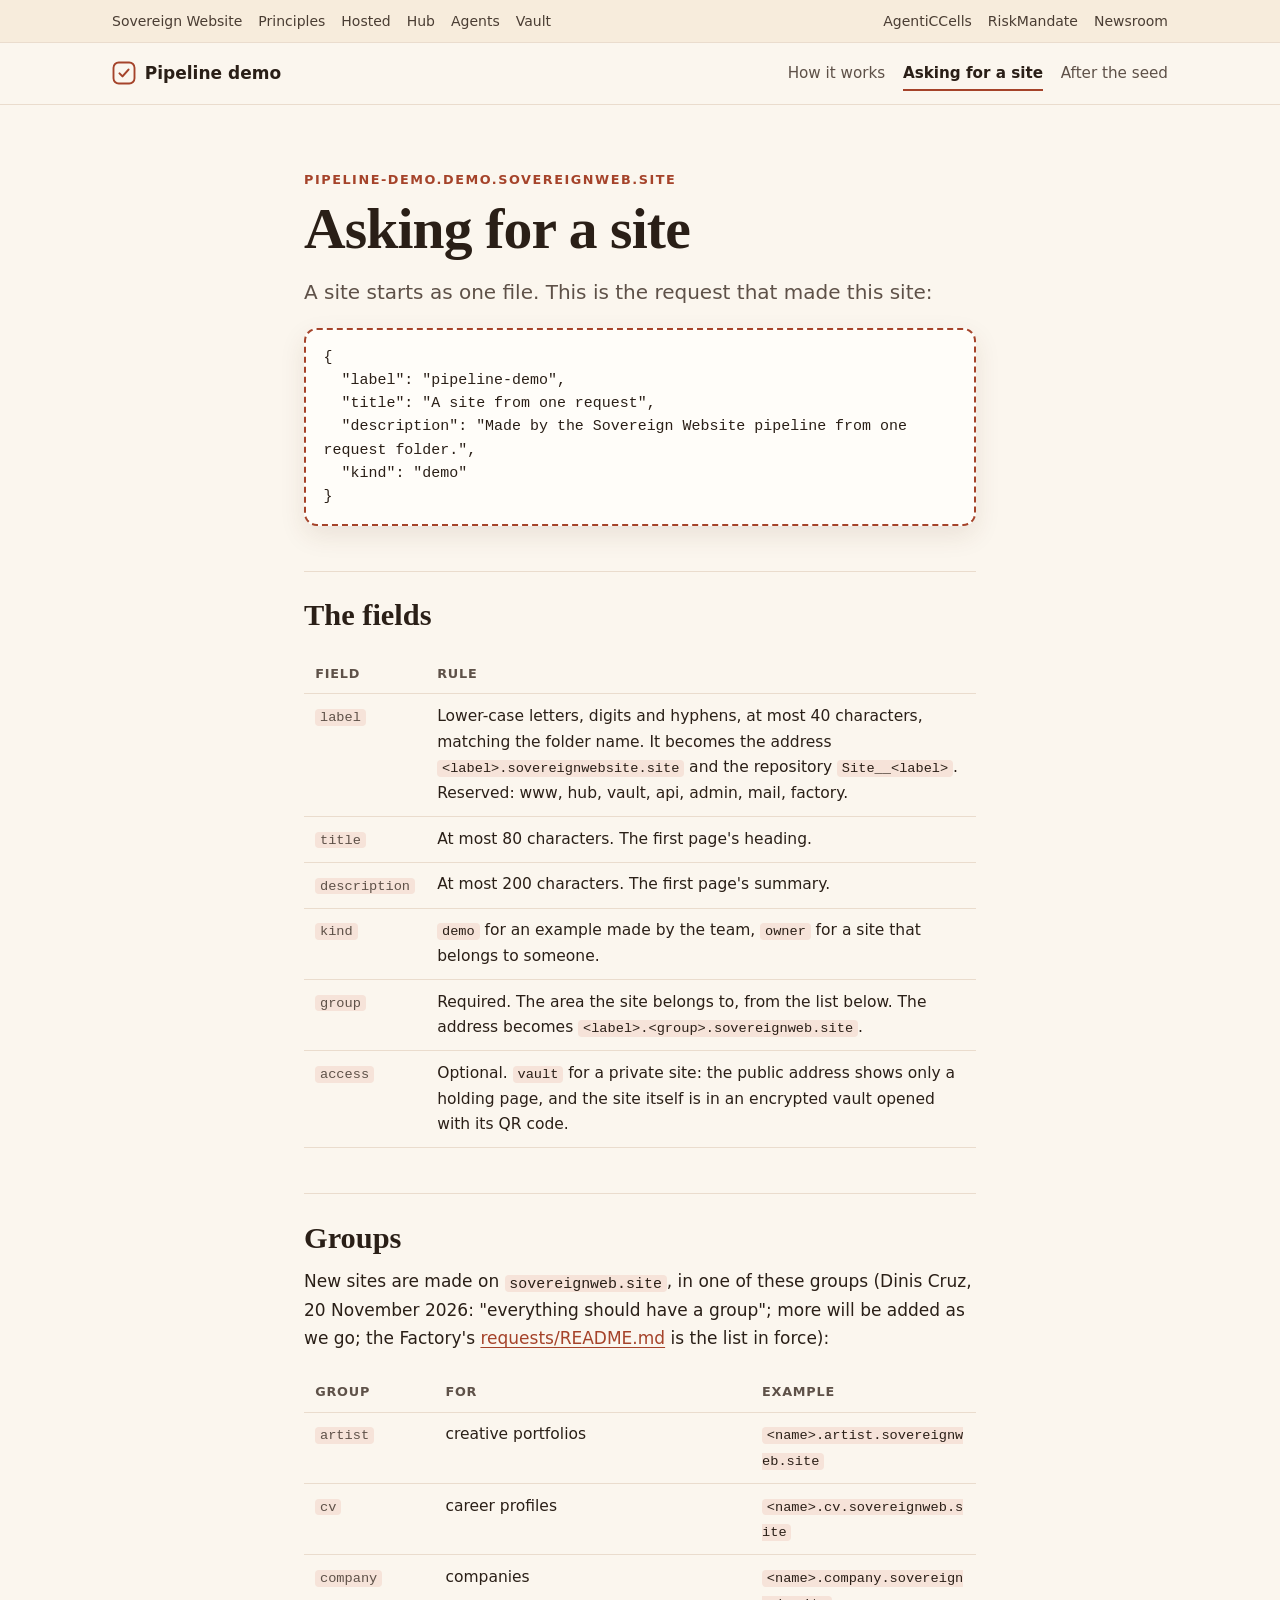
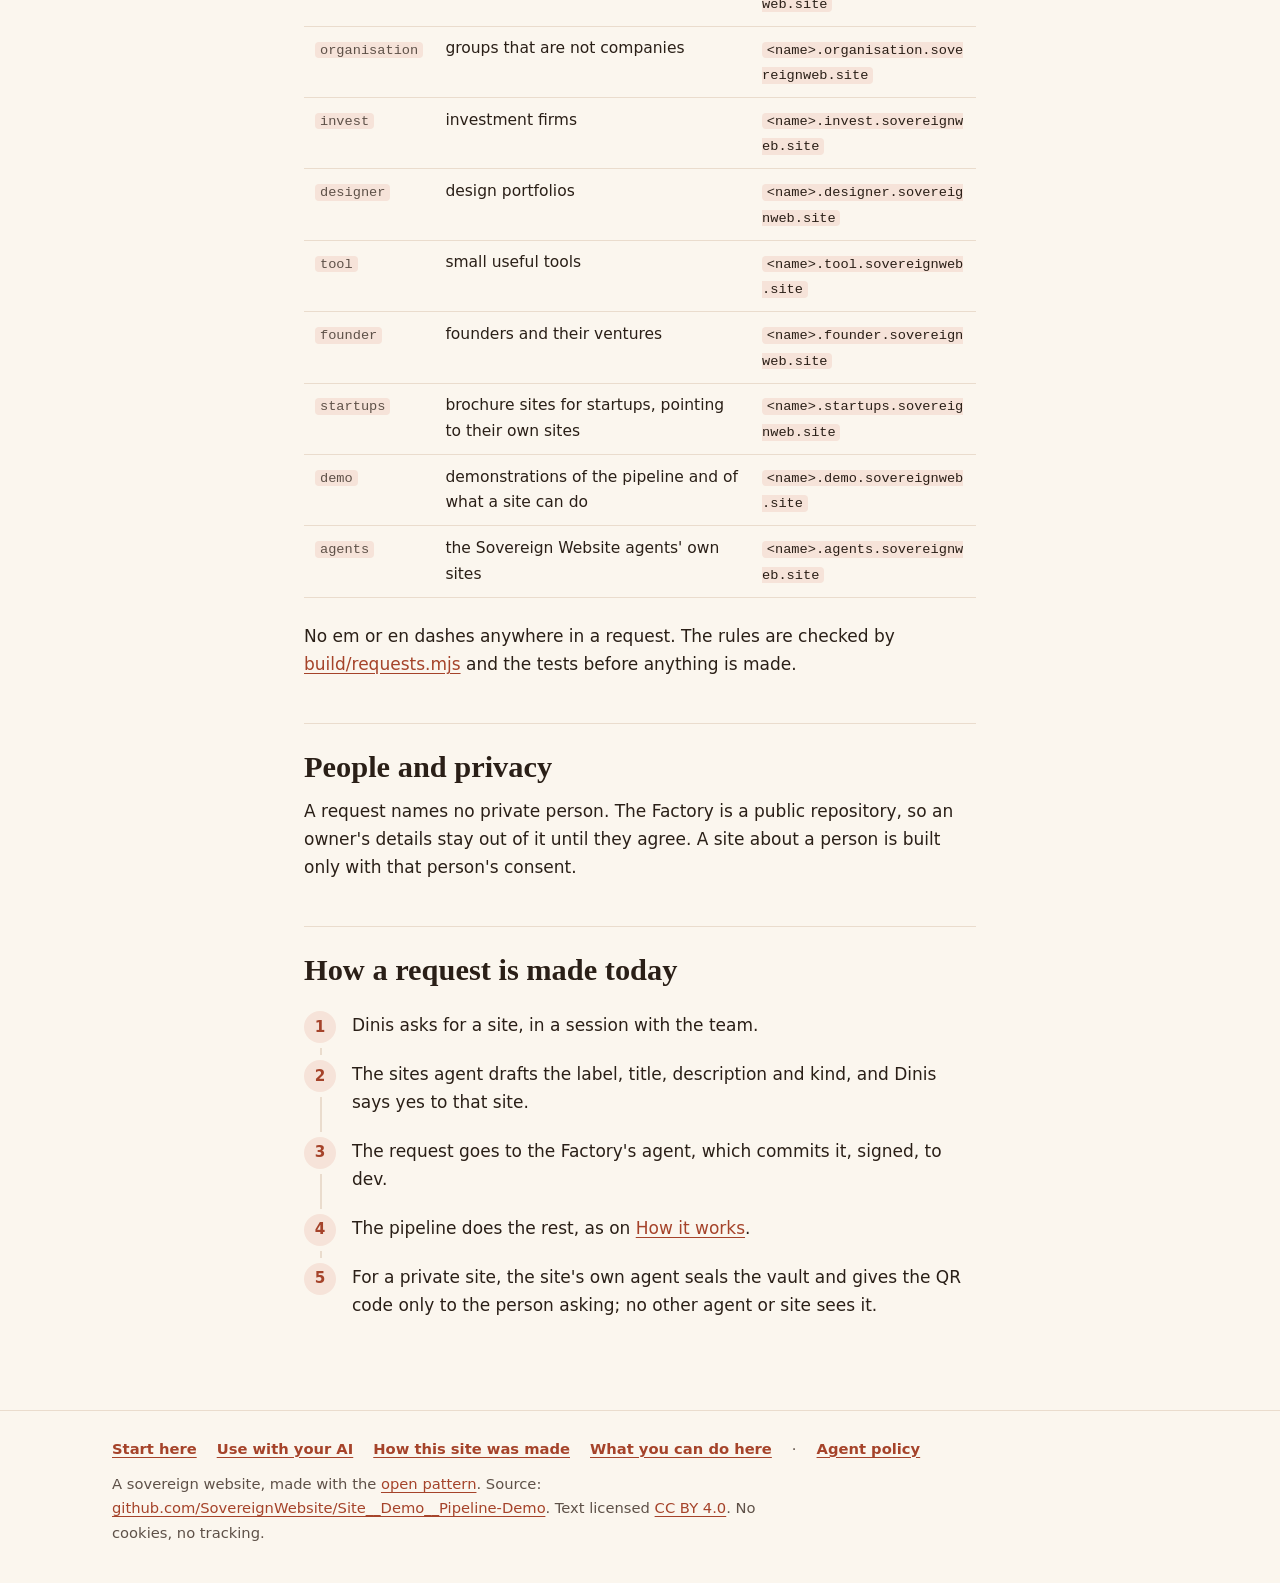
<file: site/request.html>
<!doctype html>
<html lang="en-GB">
<head>
<meta charset="utf-8">
<meta name="viewport" content="width=device-width, initial-scale=1">
<title>Asking for a site, Pipeline demo</title>
<meta name="description" content="The request file that starts a hosted site: its fields and rules.">
<link rel="canonical" href="https://pipeline-demo.demo.sovereignweb.site/request.html">
<meta property="og:type" content="website">
<meta property="og:site_name" content="Pipeline demo">
<meta property="og:locale" content="en_GB">
<meta property="og:url" content="https://pipeline-demo.demo.sovereignweb.site/request.html">
<meta property="og:title" content="Asking for a site, Pipeline demo">
<meta property="og:description" content="The request file that starts a hosted site: its fields and rules.">
<meta property="og:image" content="https://pipeline-demo.demo.sovereignweb.site/assets/share/card-1200x630.jpg">
<meta property="og:image:type" content="image/jpeg">
<meta property="og:image:width" content="1200">
<meta property="og:image:height" content="630">
<meta property="og:image:alt" content="Pipeline demo: How one request becomes a sovereign website">
<meta name="twitter:card" content="summary_large_image">
<meta name="twitter:title" content="Asking for a site, Pipeline demo">
<meta name="twitter:description" content="The request file that starts a hosted site: its fields and rules.">
<meta name="twitter:image" content="https://pipeline-demo.demo.sovereignweb.site/assets/share/card-1200x630.jpg">
<meta name="color-scheme" content="light dark">
<link rel="icon" href="favicon.svg" type="image/svg+xml">
<link rel="stylesheet" href="style.css">
</head>
<body>
<a class="skip" href="#main">Skip to content</a>
<nav class="family" aria-label="The Sovereign Website family">
  <ul class="family-wide">
    <li><a href="https://sovereignwebsite.ai/">Sovereign Website</a></li>
    <li><a href="https://sovereignwebsite.org/">Principles</a></li>
    <li><a href="https://sovereignwebsite.site/">Hosted</a></li>
    <li><a href="https://hub.sovereignweb.site/">Hub</a></li>
    <li><a href="https://agents.sovereignweb.site/">Agents</a></li>
    <li><a href="https://vault.sovereignwebsite.site/">Vault</a></li>
    <li class="family-sep"><a href="https://agenticcells.ai/">AgentiCCells</a></li>
    <li><a href="https://riskmandate.ai/">RiskMandate</a></li>
    <li><a href="https://newsroom.sgit.ai/">Newsroom</a></li>
  </ul>
  <details class="family-narrow">
    <summary>Sovereign Website family</summary>
    <ul>
      <li><a href="https://sovereignwebsite.ai/">Sovereign Website</a></li>
      <li><a href="https://sovereignwebsite.org/">Principles</a></li>
      <li><a href="https://sovereignwebsite.site/">Hosted</a></li>
      <li><a href="https://hub.sovereignweb.site/">Hub</a></li>
      <li><a href="https://agents.sovereignweb.site/">Agents</a></li>
      <li><a href="https://vault.sovereignwebsite.site/">Vault</a></li>
      <li class="family-sep"><a href="https://agenticcells.ai/">AgentiCCells</a></li>
      <li><a href="https://riskmandate.ai/">RiskMandate</a></li>
      <li><a href="https://newsroom.sgit.ai/">Newsroom</a></li>
    </ul>
  </details>
</nav>
<header class="site-header"><div class="wrap"><a class="brand" href="index.html"><svg viewBox="0 0 32 32" aria-hidden="true" focusable="false"><rect x="2" y="2" width="28" height="28" rx="7" fill="none" stroke="currentColor" stroke-width="2.5"/><path d="M10 16.5l4 4 8-9" fill="none" stroke="currentColor" stroke-width="2.8" stroke-linecap="round" stroke-linejoin="round"/></svg>Pipeline demo</a>
<nav class="pages" aria-label="This guide"><a href="index.html">How it works</a><a href="request.html" aria-current="page">Asking for a site</a><a href="after-the-seed.html">After the seed</a></nav></div></header>
<main id="main" class="wrap">
<p class="mark">pipeline-demo.demo.sovereignweb.site</p>
<h1>Asking for a site</h1>
<p>A site starts as one file. This is the request that made this site:</p>
<pre class="request" tabindex="0" aria-label="The request file, site.json">{
  "label": "pipeline-demo",
  "title": "A site from one request",
  "description": "Made by the Sovereign Website pipeline from one request folder.",
  "kind": "demo"
}</pre>

<h2>The fields</h2>
<div class="table-wrap" tabindex="0" role="region" aria-label="The fields"><table>
<tr><th>Field</th><th>Rule</th></tr>
<tr><td><code>label</code></td><td>Lower-case letters, digits and hyphens, at most 40 characters, matching the folder name. It becomes the address <code>&lt;label&gt;.sovereignwebsite.site</code> and the repository <code>Site__&lt;label&gt;</code>. Reserved: www, hub, vault, api, admin, mail, factory.</td></tr>
<tr><td><code>title</code></td><td>At most 80 characters. The first page's heading.</td></tr>
<tr><td><code>description</code></td><td>At most 200 characters. The first page's summary.</td></tr>
<tr><td><code>kind</code></td><td><code>demo</code> for an example made by the team, <code>owner</code> for a site that belongs to someone.</td></tr>
<tr><td><code>group</code></td><td>Required. The area the site belongs to, from the list below. The address becomes <code>&lt;label&gt;.&lt;group&gt;.sovereignweb.site</code>.</td></tr>
<tr><td><code>access</code></td><td>Optional. <code>vault</code> for a private site: the public address shows only a holding page, and the site itself is in an encrypted vault opened with its QR code.</td></tr>
</table></div>
<h2>Groups</h2>
<p>New sites are made on <code>sovereignweb.site</code>, in one of these groups (Dinis Cruz, 20 November 2026: "everything should have a group"; more will be added as we go; the Factory's <a href="https://github.com/SovereignWebsite/SovereignWebsite__Factory/blob/dev/requests/README.md">requests/README.md</a> is the list in force):</p>
<div class="table-wrap" tabindex="0" role="region" aria-label="Groups"><table>
<tr><th>Group</th><th>For</th><th>Example</th></tr>
<tr><td><code>artist</code></td><td>creative portfolios</td><td><code>&lt;name&gt;.artist.sovereignweb.site</code></td></tr>
<tr><td><code>cv</code></td><td>career profiles</td><td><code>&lt;name&gt;.cv.sovereignweb.site</code></td></tr>
<tr><td><code>company</code></td><td>companies</td><td><code>&lt;name&gt;.company.sovereignweb.site</code></td></tr>
<tr><td><code>organisation</code></td><td>groups that are not companies</td><td><code>&lt;name&gt;.organisation.sovereignweb.site</code></td></tr>
<tr><td><code>invest</code></td><td>investment firms</td><td><code>&lt;name&gt;.invest.sovereignweb.site</code></td></tr>
<tr><td><code>designer</code></td><td>design portfolios</td><td><code>&lt;name&gt;.designer.sovereignweb.site</code></td></tr>
<tr><td><code>tool</code></td><td>small useful tools</td><td><code>&lt;name&gt;.tool.sovereignweb.site</code></td></tr>
<tr><td><code>founder</code></td><td>founders and their ventures</td><td><code>&lt;name&gt;.founder.sovereignweb.site</code></td></tr>
<tr><td><code>startups</code></td><td>brochure sites for startups, pointing to their own sites</td><td><code>&lt;name&gt;.startups.sovereignweb.site</code></td></tr>
<tr><td><code>demo</code></td><td>demonstrations of the pipeline and of what a site can do</td><td><code>&lt;name&gt;.demo.sovereignweb.site</code></td></tr>
<tr><td><code>agents</code></td><td>the Sovereign Website agents' own sites</td><td><code>&lt;name&gt;.agents.sovereignweb.site</code></td></tr>
</table></div>
<p>No em or en dashes anywhere in a request. The rules are checked by <a href="https://github.com/SovereignWebsite/SovereignWebsite__Factory/blob/dev/build/requests.mjs">build/requests.mjs</a> and the tests before anything is made.</p>

<h2>People and privacy</h2>
<p>A request names no private person. The Factory is a public repository, so an owner's details stay out of it until they agree. A site about a person is built only with that person's consent.</p>

<h2>How a request is made today</h2>
<ol class="steps">
<li>Dinis asks for a site, in a session with the team.</li>
<li>The sites agent drafts the label, title, description and kind, and Dinis says yes to that site.</li>
<li>The request goes to the Factory's agent, which commits it, signed, to dev.</li>
<li>The pipeline does the rest, as on <a href="index.html">How it works</a>.</li>
<li>For a private site, the site's own agent seals the vault and gives the QR code only to the person asking; no other agent or site sees it.</li>
</ol>
</main>
<footer class="site-footer"><div class="wrap"><nav class="site-links" aria-label="About this site"><a href="start/">Start here</a> <a href="agents/">Use with your AI</a> <a href="admin/">How this site was made</a> <a href="yours.html">What you can do here</a> · <a href="/policy/">Agent policy</a></nav>
<p>A sovereign website, made with the <a href="https://sovereignwebsite.org/">open pattern</a>. Source: <a href="https://github.com/SovereignWebsite/Site__Demo__Pipeline-Demo">github.com/SovereignWebsite/Site__Demo__Pipeline-Demo</a>. Text licensed <a href="https://creativecommons.org/licenses/by/4.0/">CC BY 4.0</a>. No cookies, no tracking.</p></div></footer>
</body>
</html>
</file>
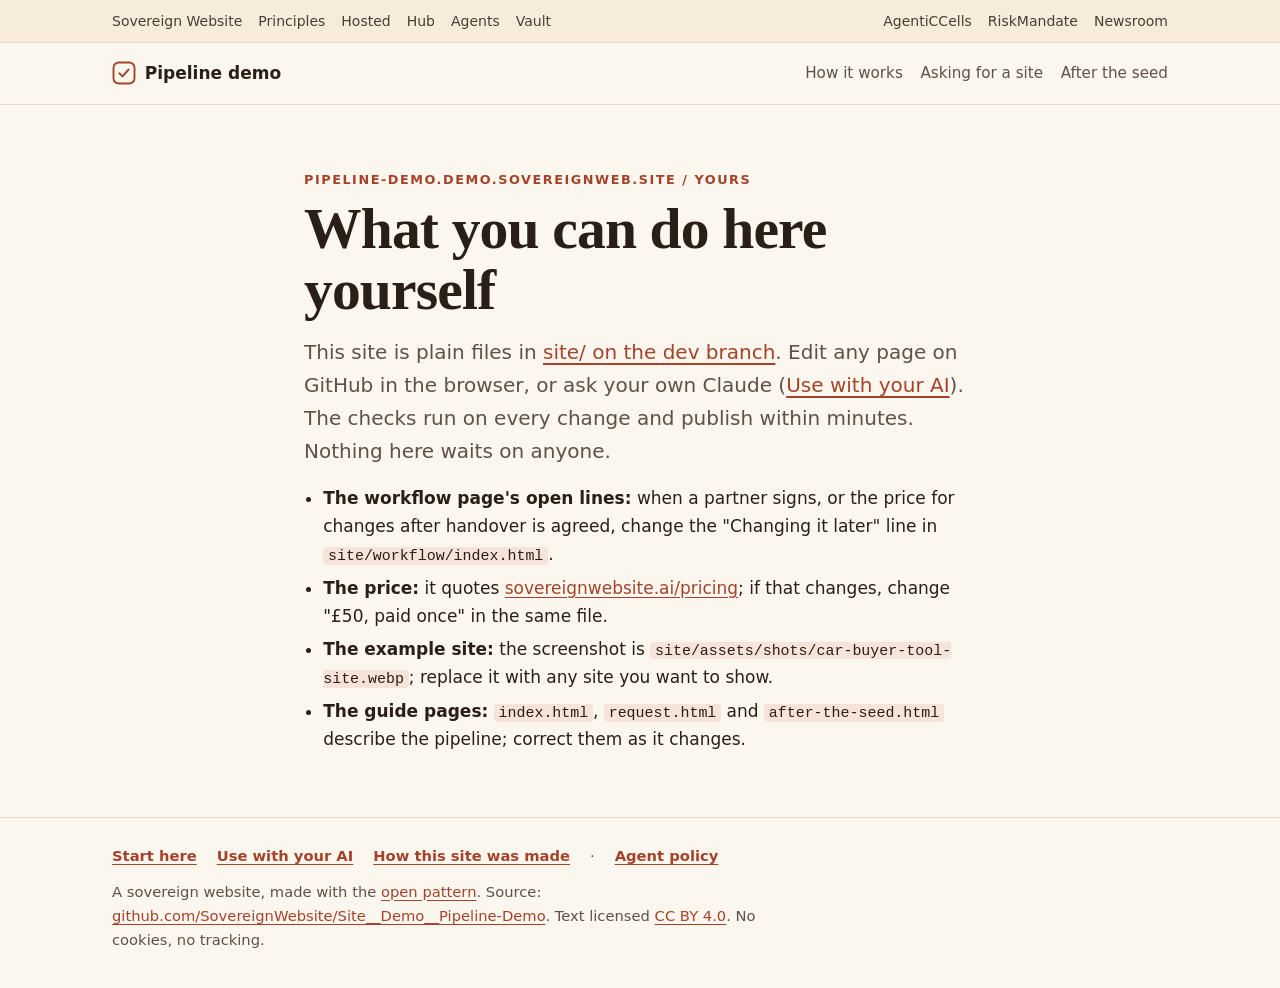
<file: site/yours.html>
<!doctype html>
<html lang="en-GB">
<head>
<meta charset="utf-8">
<meta name="viewport" content="width=device-width, initial-scale=1">
<title>What you can do here, Pipeline demo</title>
<meta name="description" content="The request file that starts a hosted site: its fields and rules.">
<link rel="canonical" href="https://pipeline-demo.demo.sovereignweb.site/yours.html">
<meta property="og:type" content="website">
<meta property="og:site_name" content="Pipeline demo">
<meta property="og:locale" content="en_GB">
<meta property="og:url" content="https://pipeline-demo.demo.sovereignweb.site/yours.html">
<meta property="og:title" content="Asking for a site, Pipeline demo">
<meta property="og:description" content="The request file that starts a hosted site: its fields and rules.">
<meta property="og:image" content="https://pipeline-demo.demo.sovereignweb.site/assets/share/card-1200x630.jpg">
<meta property="og:image:type" content="image/jpeg">
<meta property="og:image:width" content="1200">
<meta property="og:image:height" content="630">
<meta property="og:image:alt" content="Pipeline demo: How one request becomes a sovereign website">
<meta name="twitter:card" content="summary_large_image">
<meta name="twitter:title" content="Asking for a site, Pipeline demo">
<meta name="twitter:description" content="The request file that starts a hosted site: its fields and rules.">
<meta name="twitter:image" content="https://pipeline-demo.demo.sovereignweb.site/assets/share/card-1200x630.jpg">
<meta name="color-scheme" content="light dark">
<link rel="icon" href="favicon.svg" type="image/svg+xml">
<link rel="stylesheet" href="style.css">
</head>
<body>
<a class="skip" href="#main">Skip to content</a>
<nav class="family" aria-label="The Sovereign Website family">
  <ul class="family-wide">
    <li><a href="https://sovereignwebsite.ai/">Sovereign Website</a></li>
    <li><a href="https://sovereignwebsite.org/">Principles</a></li>
    <li><a href="https://sovereignwebsite.site/">Hosted</a></li>
    <li><a href="https://hub.sovereignweb.site/">Hub</a></li>
    <li><a href="https://agents.sovereignweb.site/">Agents</a></li>
    <li><a href="https://vault.sovereignwebsite.site/">Vault</a></li>
    <li class="family-sep"><a href="https://agenticcells.ai/">AgentiCCells</a></li>
    <li><a href="https://riskmandate.ai/">RiskMandate</a></li>
    <li><a href="https://newsroom.sgit.ai/">Newsroom</a></li>
  </ul>
  <details class="family-narrow">
    <summary>Sovereign Website family</summary>
    <ul>
      <li><a href="https://sovereignwebsite.ai/">Sovereign Website</a></li>
      <li><a href="https://sovereignwebsite.org/">Principles</a></li>
      <li><a href="https://sovereignwebsite.site/">Hosted</a></li>
      <li><a href="https://hub.sovereignweb.site/">Hub</a></li>
      <li><a href="https://agents.sovereignweb.site/">Agents</a></li>
      <li><a href="https://vault.sovereignwebsite.site/">Vault</a></li>
      <li class="family-sep"><a href="https://agenticcells.ai/">AgentiCCells</a></li>
      <li><a href="https://riskmandate.ai/">RiskMandate</a></li>
      <li><a href="https://newsroom.sgit.ai/">Newsroom</a></li>
    </ul>
  </details>
</nav>
<header class="site-header"><div class="wrap"><a class="brand" href="index.html"><svg viewBox="0 0 32 32" aria-hidden="true" focusable="false"><rect x="2" y="2" width="28" height="28" rx="7" fill="none" stroke="currentColor" stroke-width="2.5"/><path d="M10 16.5l4 4 8-9" fill="none" stroke="currentColor" stroke-width="2.8" stroke-linecap="round" stroke-linejoin="round"/></svg>Pipeline demo</a>
<nav class="pages" aria-label="This guide"><a href="index.html">How it works</a><a href="request.html">Asking for a site</a><a href="after-the-seed.html">After the seed</a></nav></div></header>
<main id="main" class="wrap">
<p class="mark">pipeline-demo.demo.sovereignweb.site / yours</p>
<h1>What you can do here yourself</h1>
<p>This site is plain files in <a href="https://github.com/SovereignWebsite/Site__Demo__Pipeline-Demo/tree/dev/site">site/ on the dev branch</a>. Edit any page on GitHub in the browser, or ask your own Claude (<a href="agents/">Use with your AI</a>). The checks run on every change and publish within minutes. Nothing here waits on anyone.</p>
<ul>
<li><strong>The workflow page's open lines:</strong> when a partner signs, or the price for changes after handover is agreed, change the "Changing it later" line in <code>site/workflow/index.html</code>.</li>
<li><strong>The price:</strong> it quotes <a href="https://sovereignwebsite.ai/pricing.html">sovereignwebsite.ai/pricing</a>; if that changes, change "£50, paid once" in the same file.</li>
<li><strong>The example site:</strong> the screenshot is <code>site/assets/shots/car-buyer-tool-site.webp</code>; replace it with any site you want to show.</li>
<li><strong>The guide pages:</strong> <code>index.html</code>, <code>request.html</code> and <code>after-the-seed.html</code> describe the pipeline; correct them as it changes.</li>
</ul>
</main>
<footer class="site-footer"><div class="wrap"><nav class="site-links" aria-label="About this site"><a href="start/">Start here</a> <a href="agents/">Use with your AI</a> <a href="admin/">How this site was made</a> · <a href="/policy/">Agent policy</a></nav>
<p>A sovereign website, made with the <a href="https://sovereignwebsite.org/">open pattern</a>. Source: <a href="https://github.com/SovereignWebsite/Site__Demo__Pipeline-Demo">github.com/SovereignWebsite/Site__Demo__Pipeline-Demo</a>. Text licensed <a href="https://creativecommons.org/licenses/by/4.0/">CC BY 4.0</a>. No cookies, no tracking.</p></div></footer>
</body>
</html>
</file>
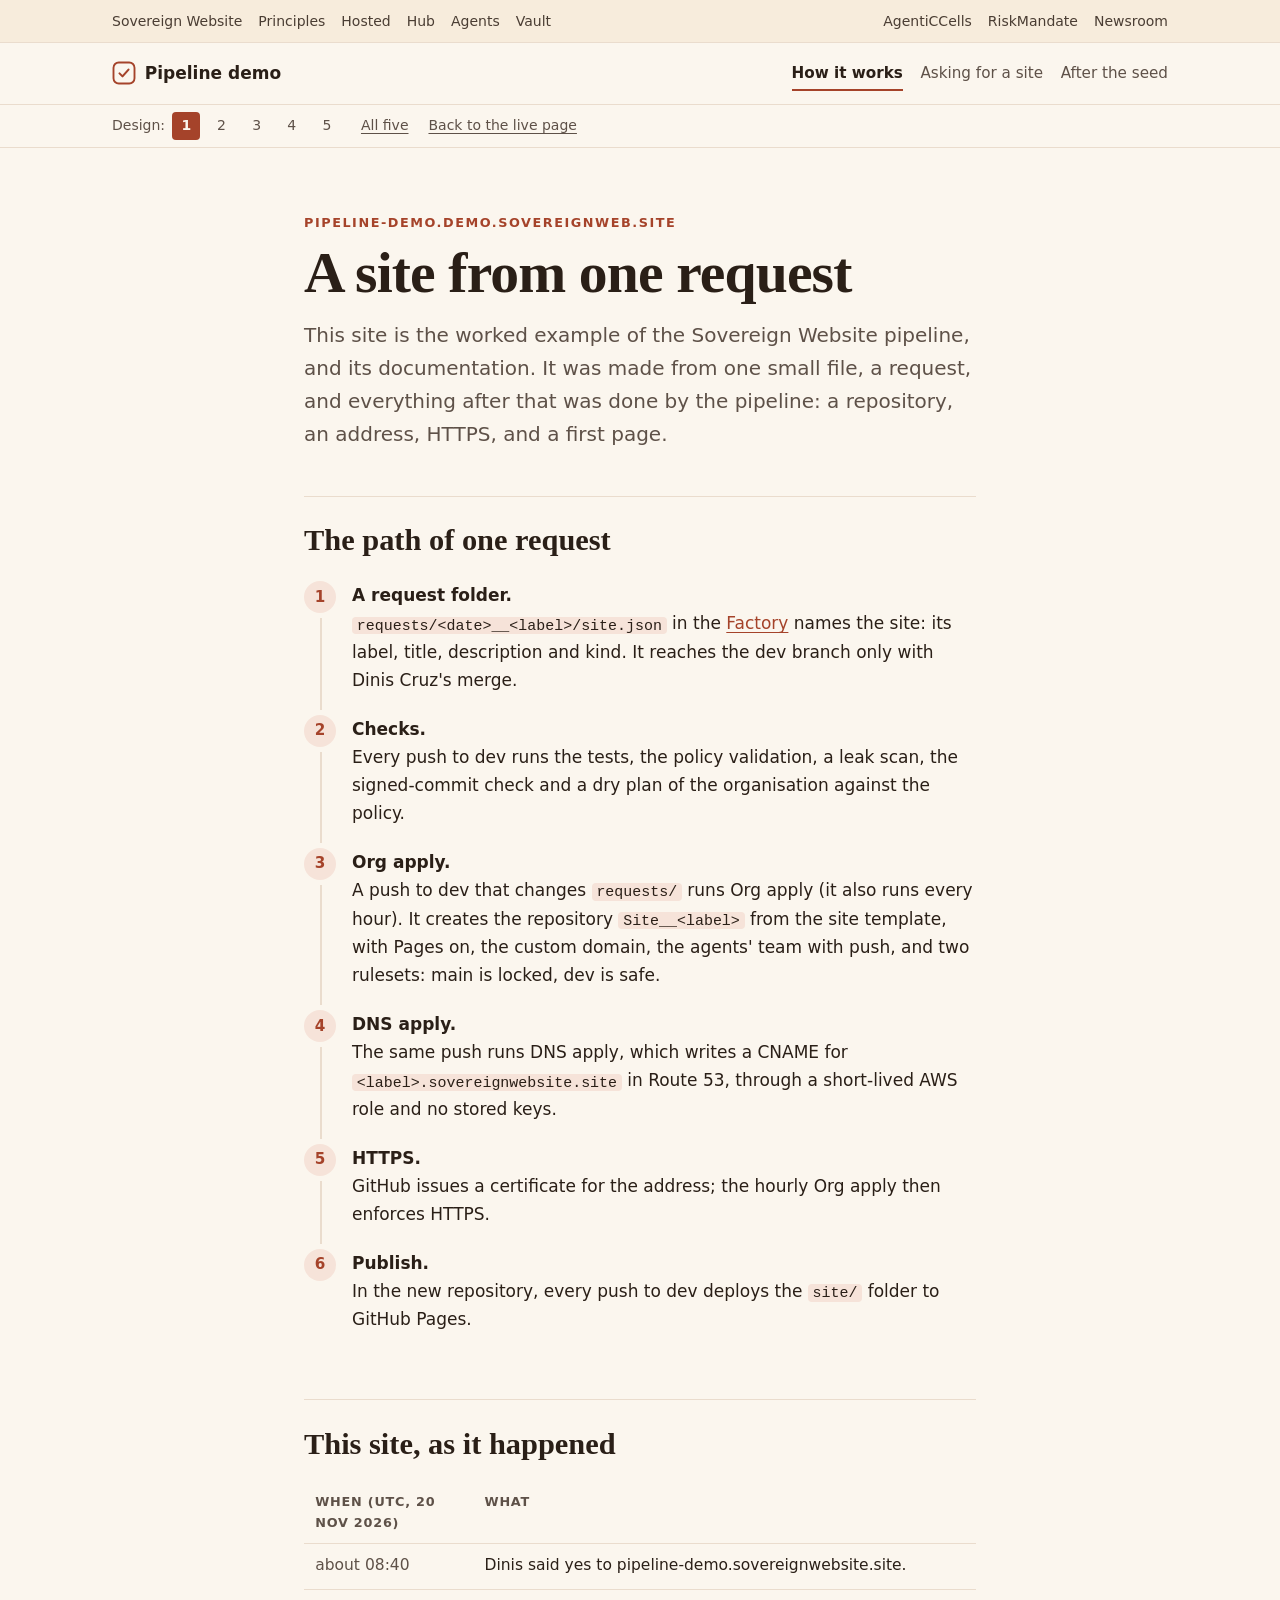
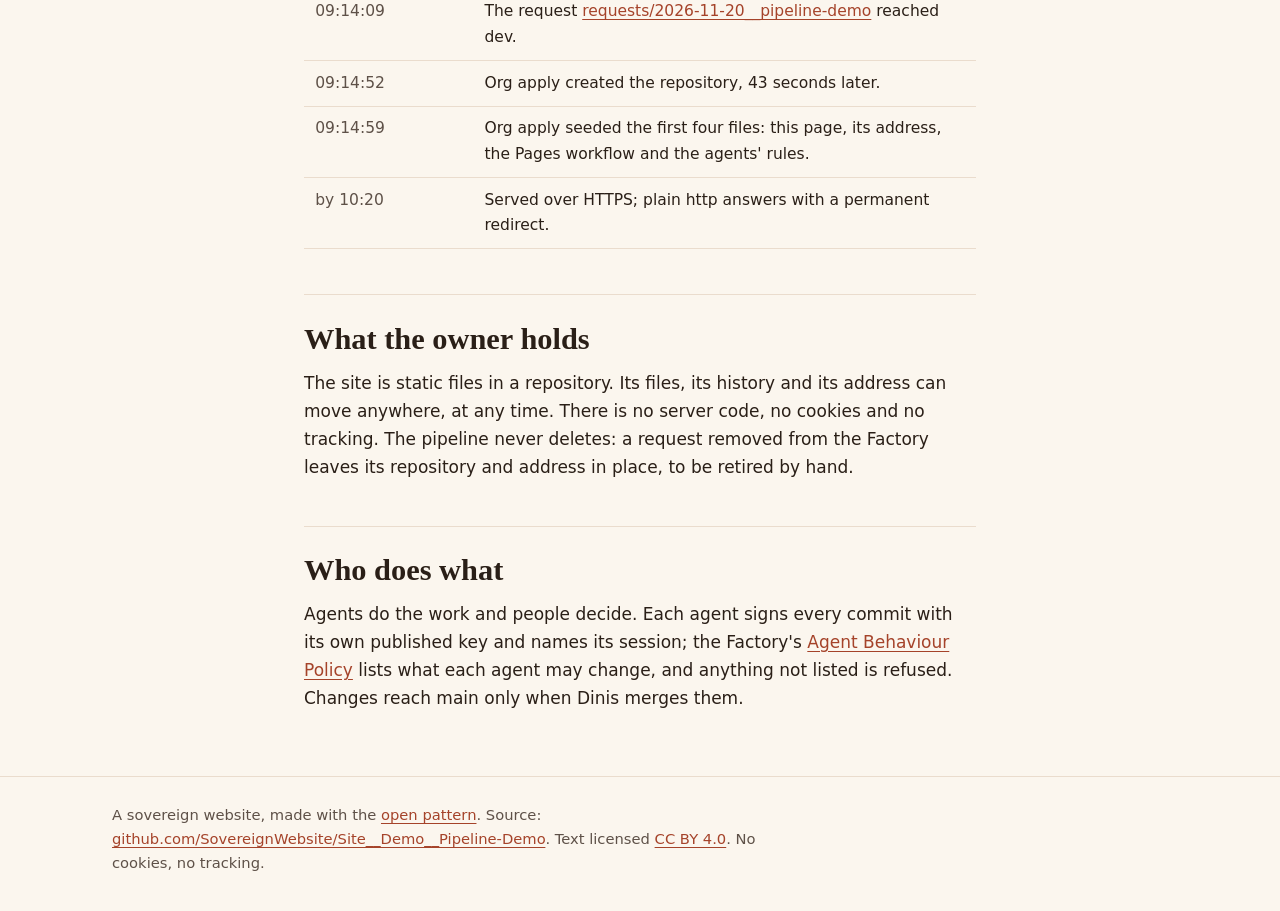
<file: site/designs/1.html>
<!doctype html>
<html lang="en-GB">
<head>
<meta charset="utf-8">
<meta name="viewport" content="width=device-width, initial-scale=1">
<title>The ticket, design 1 of 5, Pipeline demo</title>
<meta name="description" content="The ticket: design 1 of five for the home page of the pipeline demo, with the same words as the live page.">
<link rel="canonical" href="https://pipeline-demo.demo.sovereignweb.site/designs/1.html">
<meta property="og:type" content="website">
<meta property="og:site_name" content="Pipeline demo">
<meta property="og:locale" content="en_GB">
<meta property="og:url" content="https://pipeline-demo.demo.sovereignweb.site/designs/1.html">
<meta property="og:title" content="The ticket, design 1 of 5, Pipeline demo">
<meta property="og:description" content="The ticket: design 1 of five for the home page of the pipeline demo, with the same words as the live page.">
<meta property="og:image" content="https://pipeline-demo.demo.sovereignweb.site/assets/share/card-1200x630.jpg">
<meta property="og:image:type" content="image/jpeg">
<meta property="og:image:width" content="1200">
<meta property="og:image:height" content="630">
<meta property="og:image:alt" content="Pipeline demo: How one request becomes a sovereign website">
<meta name="twitter:card" content="summary_large_image">
<meta name="twitter:title" content="The ticket, design 1 of 5, Pipeline demo">
<meta name="twitter:description" content="The ticket: design 1 of five for the home page of the pipeline demo, with the same words as the live page.">
<meta name="twitter:image" content="https://pipeline-demo.demo.sovereignweb.site/assets/share/card-1200x630.jpg">
<meta name="color-scheme" content="light dark">
<link rel="icon" href="../favicon.svg" type="image/svg+xml">
<link rel="stylesheet" href="../style.css">
<style>
.switcher { font-size: .875rem; border-bottom: 1px solid var(--line); color: var(--muted); }

.switcher .wrap { display: flex; flex-wrap: wrap; align-items: center; gap: .3rem .45rem; padding-top: .45rem; padding-bottom: .45rem; }
.switcher a { display: inline-flex; align-items: center; justify-content: center; min-height: 28px; text-decoration: none; }
.switcher .switcher-n { min-width: 28px; padding: 0 .3rem; font-variant-numeric: tabular-nums; }
.switcher .switcher-all, .switcher .switcher-live { padding: 0 .4rem; text-decoration: underline; text-underline-offset: .18em; }
.switcher .switcher-all { margin-left: .4rem; }

.switcher a { color: var(--muted); border-radius: 4px; }
.switcher a:hover { color: var(--fg); }
.switcher a[aria-current="page"] { background: var(--accent); color: var(--bg); font-weight: 700; }
/* Family bar folded on phones (Factory fc21653): two copies in the markup, one shown per width. */
.family .family-narrow{display:none}
@media (max-width:40rem){
  .family .family-wide{display:none}
  .family .family-narrow{display:block}
  .family summary{cursor:pointer;padding:.3rem 1rem;min-height:24px;color:var(--family-fg,currentColor)}
  .family summary:hover,.family summary:focus-visible{color:var(--fg,currentColor);text-decoration:underline}
  .family .family-narrow ul{flex-direction:column;gap:0;padding:0 1rem .4rem}
  .family .family-sep{margin-left:0}
}
</style>
</head>
<body>
<a class="skip" href="#main">Skip to content</a>
<nav class="family" aria-label="The Sovereign Website family">
  <ul class="family-wide">
    <li><a href="https://sovereignwebsite.ai/">Sovereign Website</a></li>
    <li><a href="https://sovereignwebsite.org/">Principles</a></li>
    <li><a href="https://sovereignwebsite.site/">Hosted</a></li>
    <li><a href="https://hub.sovereignweb.site/">Hub</a></li>
    <li><a href="https://agents.sovereignweb.site/">Agents</a></li>
    <li><a href="https://vault.sovereignwebsite.site/">Vault</a></li>
    <li class="family-sep"><a href="https://agenticcells.ai/">AgentiCCells</a></li>
    <li><a href="https://riskmandate.ai/">RiskMandate</a></li>
    <li><a href="https://newsroom.sgit.ai/">Newsroom</a></li>
  </ul>
  <details class="family-narrow">
    <summary>Sovereign Website family</summary>
    <ul>
      <li><a href="https://sovereignwebsite.ai/">Sovereign Website</a></li>
      <li><a href="https://sovereignwebsite.org/">Principles</a></li>
      <li><a href="https://sovereignwebsite.site/">Hosted</a></li>
      <li><a href="https://hub.sovereignweb.site/">Hub</a></li>
      <li><a href="https://agents.sovereignweb.site/">Agents</a></li>
      <li><a href="https://vault.sovereignwebsite.site/">Vault</a></li>
      <li class="family-sep"><a href="https://agenticcells.ai/">AgentiCCells</a></li>
      <li><a href="https://riskmandate.ai/">RiskMandate</a></li>
      <li><a href="https://newsroom.sgit.ai/">Newsroom</a></li>
    </ul>
  </details>
</nav>
<header class="site-header"><div class="wrap"><a class="brand" href="../index.html"><svg viewBox="0 0 32 32" aria-hidden="true" focusable="false"><rect x="2" y="2" width="28" height="28" rx="7" fill="none" stroke="currentColor" stroke-width="2.5"/><path d="M10 16.5l4 4 8-9" fill="none" stroke="currentColor" stroke-width="2.8" stroke-linecap="round" stroke-linejoin="round"/></svg>Pipeline demo</a>
<nav class="pages" aria-label="This guide"><a href="../index.html" aria-current="page">How it works</a><a href="../request.html">Asking for a site</a><a href="../after-the-seed.html">After the seed</a></nav></div></header>
<nav class="switcher" aria-label="Designs of the home page"><div class="wrap"><span class="switcher-label">Design:</span> <a class="switcher-n" href="1.html" aria-label="Design 1, The ticket" aria-current="page">1</a> <a class="switcher-n" href="2.html" aria-label="Design 2, The blueprint">2</a> <a class="switcher-n" href="3.html" aria-label="Design 3, The timeline">3</a> <a class="switcher-n" href="4.html" aria-label="Design 4, The evidence">4</a> <a class="switcher-n" href="5.html" aria-label="Design 5, The poster">5</a> <a class="switcher-all" href="index.html">All five</a> <a class="switcher-live" href="../index.html">Back to the live page</a></div></nav>
<main id="main" class="wrap">
<p class="mark">pipeline-demo.demo.sovereignweb.site</p>
<h1>A site from one request</h1>
<p>This site is the worked example of the Sovereign Website pipeline, and its documentation. It was made from one small file, a request, and everything after that was done by the pipeline: a repository, an address, HTTPS, and a first page.</p>

<h2>The path of one request</h2>
<ol class="steps">
<li><strong>A request folder.</strong> <code>requests/&lt;date&gt;__&lt;label&gt;/site.json</code> in the <a href="https://github.com/SovereignWebsite/SovereignWebsite__Factory">Factory</a> names the site: its label, title, description and kind. It reaches the dev branch only with Dinis Cruz's merge.</li>
<li><strong>Checks.</strong> Every push to dev runs the tests, the policy validation, a leak scan, the signed-commit check and a dry plan of the organisation against the policy.</li>
<li><strong>Org apply.</strong> A push to dev that changes <code>requests/</code> runs Org apply (it also runs every hour). It creates the repository <code>Site__&lt;label&gt;</code> from the site template, with Pages on, the custom domain, the agents' team with push, and two rulesets: main is locked, dev is safe.</li>
<li><strong>DNS apply.</strong> The same push runs DNS apply, which writes a CNAME for <code>&lt;label&gt;.sovereignwebsite.site</code> in Route 53, through a short-lived AWS role and no stored keys.</li>
<li><strong>HTTPS.</strong> GitHub issues a certificate for the address; the hourly Org apply then enforces HTTPS.</li>
<li><strong>Publish.</strong> In the new repository, every push to dev deploys the <code>site/</code> folder to GitHub Pages.</li>
</ol>

<h2>This site, as it happened</h2>
<div class="table-wrap" tabindex="0" role="region" aria-label="Timeline"><table>
<tr><th>When (UTC, 20 Nov 2026)</th><th>What</th></tr>
<tr><td>about 08:40</td><td>Dinis said yes to pipeline-demo.sovereignwebsite.site.</td></tr>
<tr><td>09:14:09</td><td>The request <a href="https://github.com/SovereignWebsite/SovereignWebsite__Factory/blob/dev/requests/2026-11-20__pipeline-demo/site.json">requests/2026-11-20__pipeline-demo</a> reached dev.</td></tr>
<tr><td>09:14:52</td><td>Org apply created the repository, 43 seconds later.</td></tr>
<tr><td>09:14:59</td><td>Org apply seeded the first four files: this page, its address, the Pages workflow and the agents' rules.</td></tr>
<tr><td>by 10:20</td><td>Served over HTTPS; plain http answers with a permanent redirect.</td></tr>
</table></div>

<h2>What the owner holds</h2>
<p>The site is static files in a repository. Its files, its history and its address can move anywhere, at any time. There is no server code, no cookies and no tracking. The pipeline never deletes: a request removed from the Factory leaves its repository and address in place, to be retired by hand.</p>

<h2>Who does what</h2>
<p>Agents do the work and people decide. Each agent signs every commit with its own published key and names its session; the Factory's <a href="https://github.com/SovereignWebsite/SovereignWebsite__Factory/blob/dev/policy/abp.json">Agent Behaviour Policy</a> lists what each agent may change, and anything not listed is refused. Changes reach main only when Dinis merges them.</p>
</main>
<footer class="site-footer"><div class="wrap"><p>A sovereign website, made with the <a href="https://sovereignwebsite.org/">open pattern</a>. Source: <a href="https://github.com/SovereignWebsite/Site__Demo__Pipeline-Demo">github.com/SovereignWebsite/Site__Demo__Pipeline-Demo</a>. Text licensed <a href="https://creativecommons.org/licenses/by/4.0/">CC BY 4.0</a>. No cookies, no tracking.</p></div></footer>
</body>
</html>
</file>
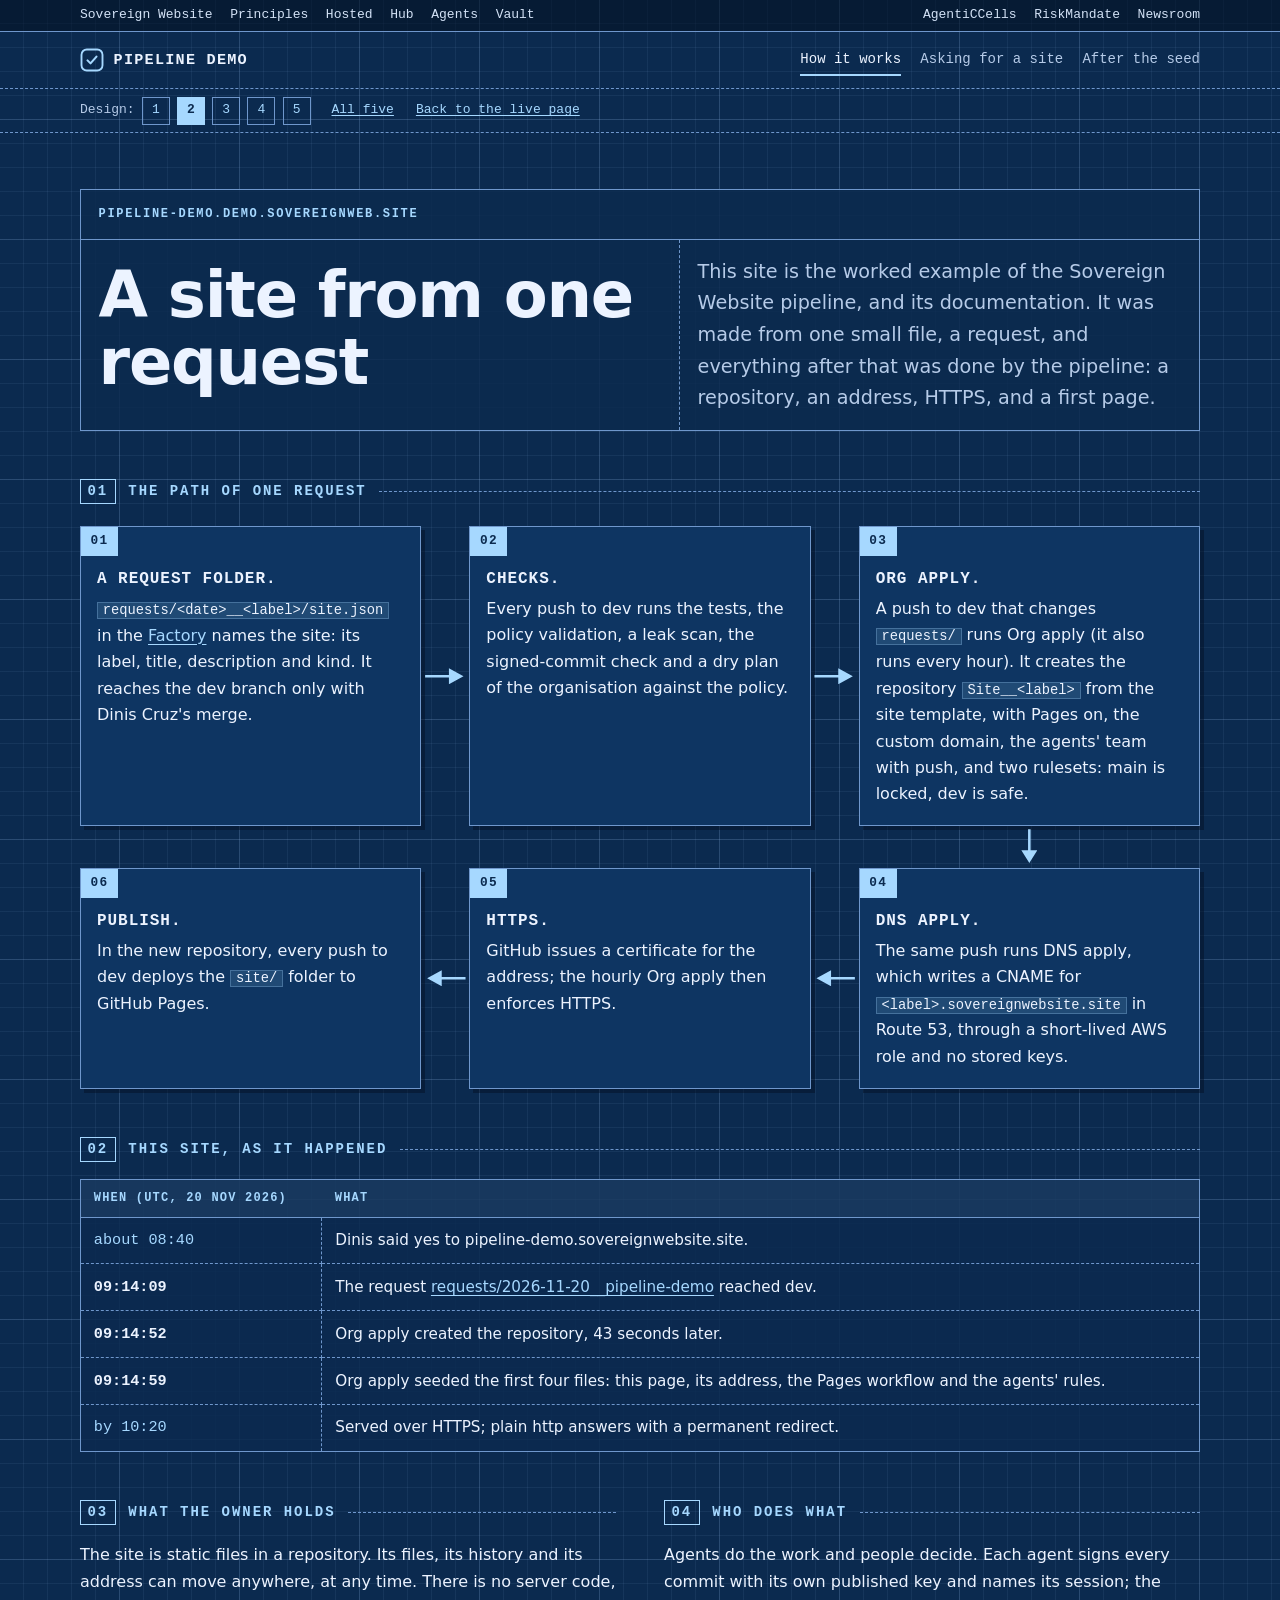
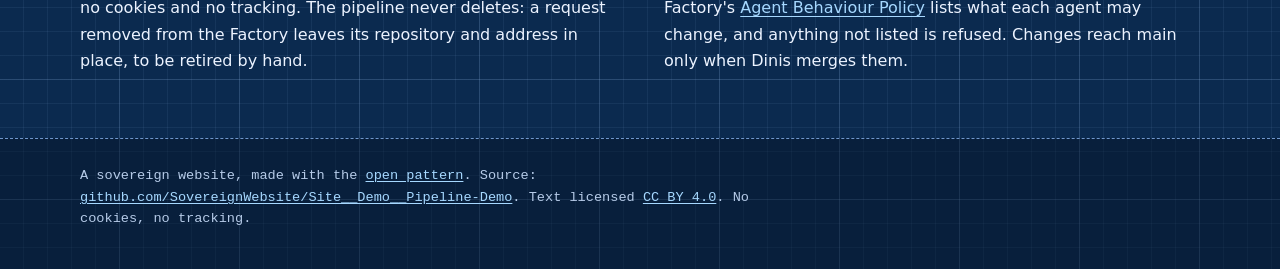
<file: site/designs/2.html>
<!doctype html>
<html lang="en-GB">
<head>
<meta charset="utf-8">
<meta name="viewport" content="width=device-width, initial-scale=1">
<title>The blueprint, design 2 of 5, Pipeline demo</title>
<meta name="description" content="The blueprint: design 2 of five for the home page of the pipeline demo, with the same words as the live page.">
<link rel="canonical" href="https://pipeline-demo.demo.sovereignweb.site/designs/2.html">
<meta property="og:type" content="website">
<meta property="og:site_name" content="Pipeline demo">
<meta property="og:locale" content="en_GB">
<meta property="og:url" content="https://pipeline-demo.demo.sovereignweb.site/designs/2.html">
<meta property="og:title" content="The blueprint, design 2 of 5, Pipeline demo">
<meta property="og:description" content="The blueprint: design 2 of five for the home page of the pipeline demo, with the same words as the live page.">
<meta property="og:image" content="https://pipeline-demo.demo.sovereignweb.site/assets/share/card-1200x630.jpg">
<meta property="og:image:type" content="image/jpeg">
<meta property="og:image:width" content="1200">
<meta property="og:image:height" content="630">
<meta property="og:image:alt" content="Pipeline demo: How one request becomes a sovereign website">
<meta name="twitter:card" content="summary_large_image">
<meta name="twitter:title" content="The blueprint, design 2 of 5, Pipeline demo">
<meta name="twitter:description" content="The blueprint: design 2 of five for the home page of the pipeline demo, with the same words as the live page.">
<meta name="twitter:image" content="https://pipeline-demo.demo.sovereignweb.site/assets/share/card-1200x630.jpg">
<meta name="color-scheme" content="dark">
<link rel="icon" href="../favicon.svg" type="image/svg+xml">
<style>
:root {
  color-scheme: dark;
  --bg: #0b2a4f; --box: #0e3562; --fg: #ecf3ff; --muted: #b6cbe8; --line: #6f97cc; --accent: #a6d8ff; --focus: #ffd27a;
  --grid: rgba(166, 205, 255, .07); --grid2: rgba(166, 205, 255, .14);
  --mono: ui-monospace, SFMono-Regular, Menlo, Consolas, "Liberation Mono", monospace;
  --sans: system-ui, -apple-system, "Segoe UI", Roboto, sans-serif;
}
*, *::before, *::after { box-sizing: border-box; }
html { -webkit-text-size-adjust: 100%; background: var(--bg); }
body { margin: 0; color: var(--fg); font: 1rem/1.65 var(--sans); overflow-wrap: break-word;
  background-color: var(--bg);
  background-image: linear-gradient(var(--grid2) 1px, transparent 1px), linear-gradient(90deg, var(--grid2) 1px, transparent 1px), linear-gradient(var(--grid) 1px, transparent 1px), linear-gradient(90deg, var(--grid) 1px, transparent 1px);
  background-size: 120px 120px, 120px 120px, 24px 24px, 24px 24px; background-position: -1px -1px; }
a { color: var(--accent); text-underline-offset: .18em; }
a:hover { text-decoration-thickness: 2px; }
:focus-visible { outline: 3px solid var(--focus); outline-offset: 2px; }
.skip { position: absolute; left: 1rem; top: -4rem; background: var(--focus); color: #0b2a4f; padding: .5rem .8rem; z-index: 10; font-family: var(--mono); }
.skip:focus { top: 1rem; }
.wrap { max-width: 72rem; margin: 0 auto; padding: 0 1rem; }

.family { font: .8125rem/1.4 var(--mono); background: rgba(3, 15, 32, .55); border-bottom: 1px solid var(--line); }
.family ul { list-style: none; margin: 0 auto; padding: .1rem 1rem; display: flex; flex-wrap: wrap; gap: 0 1.1rem; max-width: 72rem; }
.family a { color: #d3e2f6; text-decoration: none; display: inline-block; padding: .3rem 0; min-height: 24px; }
.family a:hover, .family a:focus-visible { color: #fff; text-decoration: underline; }
.family .family-sep { margin-left: auto; }
@media (max-width: 40rem) { .family .family-sep { margin-left: 0; } }

.site-header { border-bottom: 1px dashed var(--line); }
.site-header .wrap { display: flex; flex-wrap: wrap; align-items: center; justify-content: space-between; gap: .4rem 1.5rem; padding-top: .8rem; padding-bottom: .8rem; }
.brand { font: 700 .95rem/1 var(--mono); letter-spacing: .08em; text-transform: uppercase; color: var(--fg); text-decoration: none; display: inline-flex; align-items: center; gap: .6rem; min-height: 28px; }
.brand svg { width: 1.5rem; height: 1.5rem; color: var(--accent); }
nav.pages { display: flex; flex-wrap: wrap; gap: 0 1.2rem; font: .875rem/1.4 var(--mono); }
nav.pages a { color: var(--muted); text-decoration: none; padding: .35rem 0; display: inline-block; }
nav.pages a:hover { color: var(--fg); text-decoration: underline; }
nav.pages a[aria-current="page"] { color: var(--fg); box-shadow: inset 0 -2px var(--accent); }

.switcher { font: .8125rem/1.4 var(--mono); border-bottom: 1px dashed var(--line); color: var(--muted); }

.switcher .wrap { display: flex; flex-wrap: wrap; align-items: center; gap: .3rem .45rem; padding-top: .45rem; padding-bottom: .45rem; }
.switcher a { display: inline-flex; align-items: center; justify-content: center; min-height: 28px; text-decoration: none; }
.switcher .switcher-n { min-width: 28px; padding: 0 .3rem; font-variant-numeric: tabular-nums; }
.switcher .switcher-all, .switcher .switcher-live { padding: 0 .4rem; text-decoration: underline; text-underline-offset: .18em; }
.switcher .switcher-all { margin-left: .4rem; }

.switcher a { color: var(--accent); border: 1px solid transparent; }
.switcher .switcher-n { border-color: var(--line); }
.switcher a[aria-current="page"] { background: var(--accent); color: #0b2a4f; border-color: var(--accent); font-weight: 700; }

main.wrap { padding-top: clamp(1.8rem, 6vw, 3.5rem); padding-bottom: 3rem; counter-reset: sec; }
.sheet { border: 1.5px solid var(--line); background: rgba(11, 42, 79, .82); display: grid; grid-template-columns: 1fr; }
.sheet > * { margin: 0; padding: 1rem 1.1rem; }
.sheet .mark { max-width: none; font: 600 .75rem/1.4 var(--mono); letter-spacing: .14em; text-transform: uppercase; color: var(--accent); border-bottom: 1.5px solid var(--line); }
.sheet h1 { font: 700 clamp(2.1rem, 7vw, 4rem)/1.05 var(--sans); letter-spacing: -.02em; padding-top: 1.4rem; }
.sheet .intro { font-size: clamp(1.05rem, 2.2vw, 1.2rem); color: var(--muted); border-top: 1px dashed var(--line); max-width: none; }
@media (min-width: 62rem) {
  .sheet { grid-template-columns: 1.15fr 1fr; }
  .sheet .mark { grid-column: 1 / -1; }
  .sheet .intro { border-top: 0; border-left: 1px dashed var(--line); align-self: stretch; display: flex; align-items: center; }
}

section { counter-increment: sec; }
h2 { display: flex; align-items: center; gap: .8rem; font: 600 .875rem/1.3 var(--mono); letter-spacing: .14em; text-transform: uppercase; color: var(--accent); margin: 3rem 0 1.1rem; }
h2::before { content: counter(sec, decimal-leading-zero); border: 1.5px solid var(--accent); padding: .15rem .4rem; }
h2::after { content: ""; flex: 1; border-top: 1px dashed var(--line); min-width: 1rem; }
p { margin: 0 0 1rem; max-width: 46rem; }
code { font-family: var(--mono); font-size: .86em; background: rgba(166, 216, 255, .12); border: 1px solid rgba(166, 216, 255, .28); padding: 0 .3rem; overflow-wrap: anywhere; }

/* The six steps as a flow of boxes joined by arrows. Phone: one column, arrows down. */
ol.flow { list-style: none; counter-reset: step; padding: 0; margin: 1.4rem 0 0; display: grid; grid-template-columns: 1fr; gap: 2.6rem; }
ol.flow li { counter-increment: step; position: relative; margin: 0; padding: 2.6rem 1rem 1.1rem; background: var(--box); border: 1.5px solid var(--line); box-shadow: 4px 4px 0 rgba(3, 15, 32, .45); }
ol.flow li::before { content: counter(step, decimal-leading-zero); position: absolute; top: 0; left: 0; font: 700 .8rem/1 var(--mono); letter-spacing: .1em; padding: .5rem .6rem; color: #0b2a4f; background: var(--accent); }
ol.flow strong { display: block; font: 700 1rem/1.3 var(--mono); text-transform: uppercase; letter-spacing: .06em; margin-bottom: .4rem; color: var(--fg); }
ol.flow li:not(:last-child)::after { content: ""; position: absolute; left: 50%; bottom: -2.35rem; width: 1rem; height: 2.1rem; margin-left: -.5rem; background: var(--accent);
  clip-path: polygon(42% 0, 58% 0, 58% 62%, 100% 62%, 50% 100%, 0 62%, 42% 62%); }
@media (min-width: 62rem) {
  ol.flow { grid-template-columns: repeat(3, 1fr); gap: 2.6rem 3rem; }
  ol.flow li:nth-child(4) { grid-column: 3; grid-row: 2; }
  ol.flow li:nth-child(5) { grid-column: 2; grid-row: 2; }
  ol.flow li:nth-child(6) { grid-column: 1; grid-row: 2; }
  ol.flow li:nth-child(1)::after, ol.flow li:nth-child(2)::after { left: auto; right: -2.7rem; top: 50%; bottom: auto; width: 2.4rem; height: 1rem; margin: -.5rem 0 0;
    clip-path: polygon(0 42%, 62% 42%, 62% 0, 100% 50%, 62% 100%, 62% 58%, 0 58%); }
  ol.flow li:nth-child(4)::after, ol.flow li:nth-child(5)::after { left: -2.7rem; top: 50%; bottom: auto; width: 2.4rem; height: 1rem; margin: -.5rem 0 0;
    clip-path: polygon(100% 42%, 38% 42%, 38% 0, 0 50%, 38% 100%, 38% 58%, 100% 58%); }
}

.table-wrap { overflow-x: auto; margin: 1rem 0 0; border: 1.5px solid var(--line); background: rgba(11, 42, 79, .85); }
table { border-collapse: collapse; width: 100%; font-size: .95rem; }
th, td { text-align: left; vertical-align: top; padding: .65rem .8rem; border-bottom: 1px dashed var(--line); }
tr:last-child td { border-bottom: 0; }
th { font: 600 .75rem/1.3 var(--mono); text-transform: uppercase; letter-spacing: .1em; color: var(--accent); background: rgba(166, 216, 255, .08); border-bottom: 1.5px solid var(--line); }
td:first-child { font-family: var(--mono); white-space: nowrap; color: var(--accent); border-right: 1px dashed var(--line); }
tr.key td:first-child { color: var(--fg); font-weight: 700; }
@media (max-width: 34rem) {
  table, tbody, tr, th, td { display: block; }
  tr:first-child { position: absolute; width: 1px; height: 1px; overflow: hidden; clip: rect(0 0 0 0); }
  tr { border-bottom: 1px dashed var(--line); padding: .6rem .8rem; }
  tr:last-child { border-bottom: 0; }
  td { border: 0; padding: .1rem 0; white-space: normal; }
  td:first-child { border: 0; }
}
.cols { display: grid; gap: 0 3rem; }
@media (min-width: 62rem) { .cols { grid-template-columns: 1fr 1fr; } }

.site-footer { border-top: 1px dashed var(--line); padding: 1.6rem 0 2.4rem; color: var(--muted); font: .85rem/1.6 var(--mono); background: rgba(3, 15, 32, .4); }
.site-footer p { max-width: 46rem; margin: 0; }
/* Family bar folded on phones (Factory fc21653): two copies in the markup, one shown per width. */
.family .family-narrow{display:none}
@media (max-width:40rem){
  .family .family-wide{display:none}
  .family .family-narrow{display:block}
  .family summary{cursor:pointer;padding:.3rem 1rem;min-height:24px;color:var(--family-fg,currentColor)}
  .family summary:hover,.family summary:focus-visible{color:var(--fg,currentColor);text-decoration:underline}
  .family .family-narrow ul{flex-direction:column;gap:0;padding:0 1rem .4rem}
  .family .family-sep{margin-left:0}
}
</style>
</head>
<body>
<a class="skip" href="#main">Skip to content</a>
<nav class="family" aria-label="The Sovereign Website family">
  <ul class="family-wide">
    <li><a href="https://sovereignwebsite.ai/">Sovereign Website</a></li>
    <li><a href="https://sovereignwebsite.org/">Principles</a></li>
    <li><a href="https://sovereignwebsite.site/">Hosted</a></li>
    <li><a href="https://hub.sovereignweb.site/">Hub</a></li>
    <li><a href="https://agents.sovereignweb.site/">Agents</a></li>
    <li><a href="https://vault.sovereignwebsite.site/">Vault</a></li>
    <li class="family-sep"><a href="https://agenticcells.ai/">AgentiCCells</a></li>
    <li><a href="https://riskmandate.ai/">RiskMandate</a></li>
    <li><a href="https://newsroom.sgit.ai/">Newsroom</a></li>
  </ul>
  <details class="family-narrow">
    <summary>Sovereign Website family</summary>
    <ul>
      <li><a href="https://sovereignwebsite.ai/">Sovereign Website</a></li>
      <li><a href="https://sovereignwebsite.org/">Principles</a></li>
      <li><a href="https://sovereignwebsite.site/">Hosted</a></li>
      <li><a href="https://hub.sovereignweb.site/">Hub</a></li>
      <li><a href="https://agents.sovereignweb.site/">Agents</a></li>
      <li><a href="https://vault.sovereignwebsite.site/">Vault</a></li>
      <li class="family-sep"><a href="https://agenticcells.ai/">AgentiCCells</a></li>
      <li><a href="https://riskmandate.ai/">RiskMandate</a></li>
      <li><a href="https://newsroom.sgit.ai/">Newsroom</a></li>
    </ul>
  </details>
</nav>
<header class="site-header"><div class="wrap"><a class="brand" href="../index.html"><svg viewBox="0 0 32 32" aria-hidden="true" focusable="false"><rect x="2" y="2" width="28" height="28" rx="7" fill="none" stroke="currentColor" stroke-width="2.5"/><path d="M10 16.5l4 4 8-9" fill="none" stroke="currentColor" stroke-width="2.8" stroke-linecap="round" stroke-linejoin="round"/></svg>Pipeline demo</a>
<nav class="pages" aria-label="This guide"><a href="../index.html" aria-current="page">How it works</a><a href="../request.html">Asking for a site</a><a href="../after-the-seed.html">After the seed</a></nav></div></header>
<nav class="switcher" aria-label="Designs of the home page"><div class="wrap"><span class="switcher-label">Design:</span> <a class="switcher-n" href="1.html" aria-label="Design 1, The ticket">1</a> <a class="switcher-n" href="2.html" aria-label="Design 2, The blueprint" aria-current="page">2</a> <a class="switcher-n" href="3.html" aria-label="Design 3, The timeline">3</a> <a class="switcher-n" href="4.html" aria-label="Design 4, The evidence">4</a> <a class="switcher-n" href="5.html" aria-label="Design 5, The poster">5</a> <a class="switcher-all" href="index.html">All five</a> <a class="switcher-live" href="../index.html">Back to the live page</a></div></nav>
<main id="main" class="wrap">
<div class="sheet">
<p class="mark">pipeline-demo.demo.sovereignweb.site</p>
<h1>A site from one request</h1>
<p class="intro">This site is the worked example of the Sovereign Website pipeline, and its documentation. It was made from one small file, a request, and everything after that was done by the pipeline: a repository, an address, HTTPS, and a first page.</p>
</div>

<section>
<h2>The path of one request</h2>
<ol class="flow">
<li><strong>A request folder.</strong> <code>requests/&lt;date&gt;__&lt;label&gt;/site.json</code> in the <a href="https://github.com/SovereignWebsite/SovereignWebsite__Factory">Factory</a> names the site: its label, title, description and kind. It reaches the dev branch only with Dinis Cruz's merge.</li>
<li><strong>Checks.</strong> Every push to dev runs the tests, the policy validation, a leak scan, the signed-commit check and a dry plan of the organisation against the policy.</li>
<li><strong>Org apply.</strong> A push to dev that changes <code>requests/</code> runs Org apply (it also runs every hour). It creates the repository <code>Site__&lt;label&gt;</code> from the site template, with Pages on, the custom domain, the agents' team with push, and two rulesets: main is locked, dev is safe.</li>
<li><strong>DNS apply.</strong> The same push runs DNS apply, which writes a CNAME for <code>&lt;label&gt;.sovereignwebsite.site</code> in Route 53, through a short-lived AWS role and no stored keys.</li>
<li><strong>HTTPS.</strong> GitHub issues a certificate for the address; the hourly Org apply then enforces HTTPS.</li>
<li><strong>Publish.</strong> In the new repository, every push to dev deploys the <code>site/</code> folder to GitHub Pages.</li>
</ol>
</section>

<section>
<h2>This site, as it happened</h2>
<div class="table-wrap" tabindex="0" role="region" aria-label="Timeline"><table>
<tr><th>When (UTC, 20 Nov 2026)</th><th>What</th></tr>
<tr><td><span class="q">about</span> 08:40</td><td>Dinis said yes to pipeline-demo.sovereignwebsite.site.</td></tr>
<tr class="key"><td>09:14:09</td><td>The request <a href="https://github.com/SovereignWebsite/SovereignWebsite__Factory/blob/dev/requests/2026-11-20__pipeline-demo/site.json">requests/2026-11-20__pipeline-demo</a> reached dev.</td></tr>
<tr class="key"><td>09:14:52</td><td>Org apply created the repository, 43 seconds later.</td></tr>
<tr class="key"><td>09:14:59</td><td>Org apply seeded the first four files: this page, its address, the Pages workflow and the agents' rules.</td></tr>
<tr><td><span class="q">by</span> 10:20</td><td>Served over HTTPS; plain http answers with a permanent redirect.</td></tr>
</table></div>
</section>

<div class="cols">
<section>
<h2>What the owner holds</h2>
<p>The site is static files in a repository. Its files, its history and its address can move anywhere, at any time. There is no server code, no cookies and no tracking. The pipeline never deletes: a request removed from the Factory leaves its repository and address in place, to be retired by hand.</p>
</section>

<section>
<h2>Who does what</h2>
<p>Agents do the work and people decide. Each agent signs every commit with its own published key and names its session; the Factory's <a href="https://github.com/SovereignWebsite/SovereignWebsite__Factory/blob/dev/policy/abp.json">Agent Behaviour Policy</a> lists what each agent may change, and anything not listed is refused. Changes reach main only when Dinis merges them.</p>
</section>
</div>
</main>
<footer class="site-footer"><div class="wrap"><p>A sovereign website, made with the <a href="https://sovereignwebsite.org/">open pattern</a>. Source: <a href="https://github.com/SovereignWebsite/Site__Demo__Pipeline-Demo">github.com/SovereignWebsite/Site__Demo__Pipeline-Demo</a>. Text licensed <a href="https://creativecommons.org/licenses/by/4.0/">CC BY 4.0</a>. No cookies, no tracking.</p></div></footer>
</body>
</html>
</file>
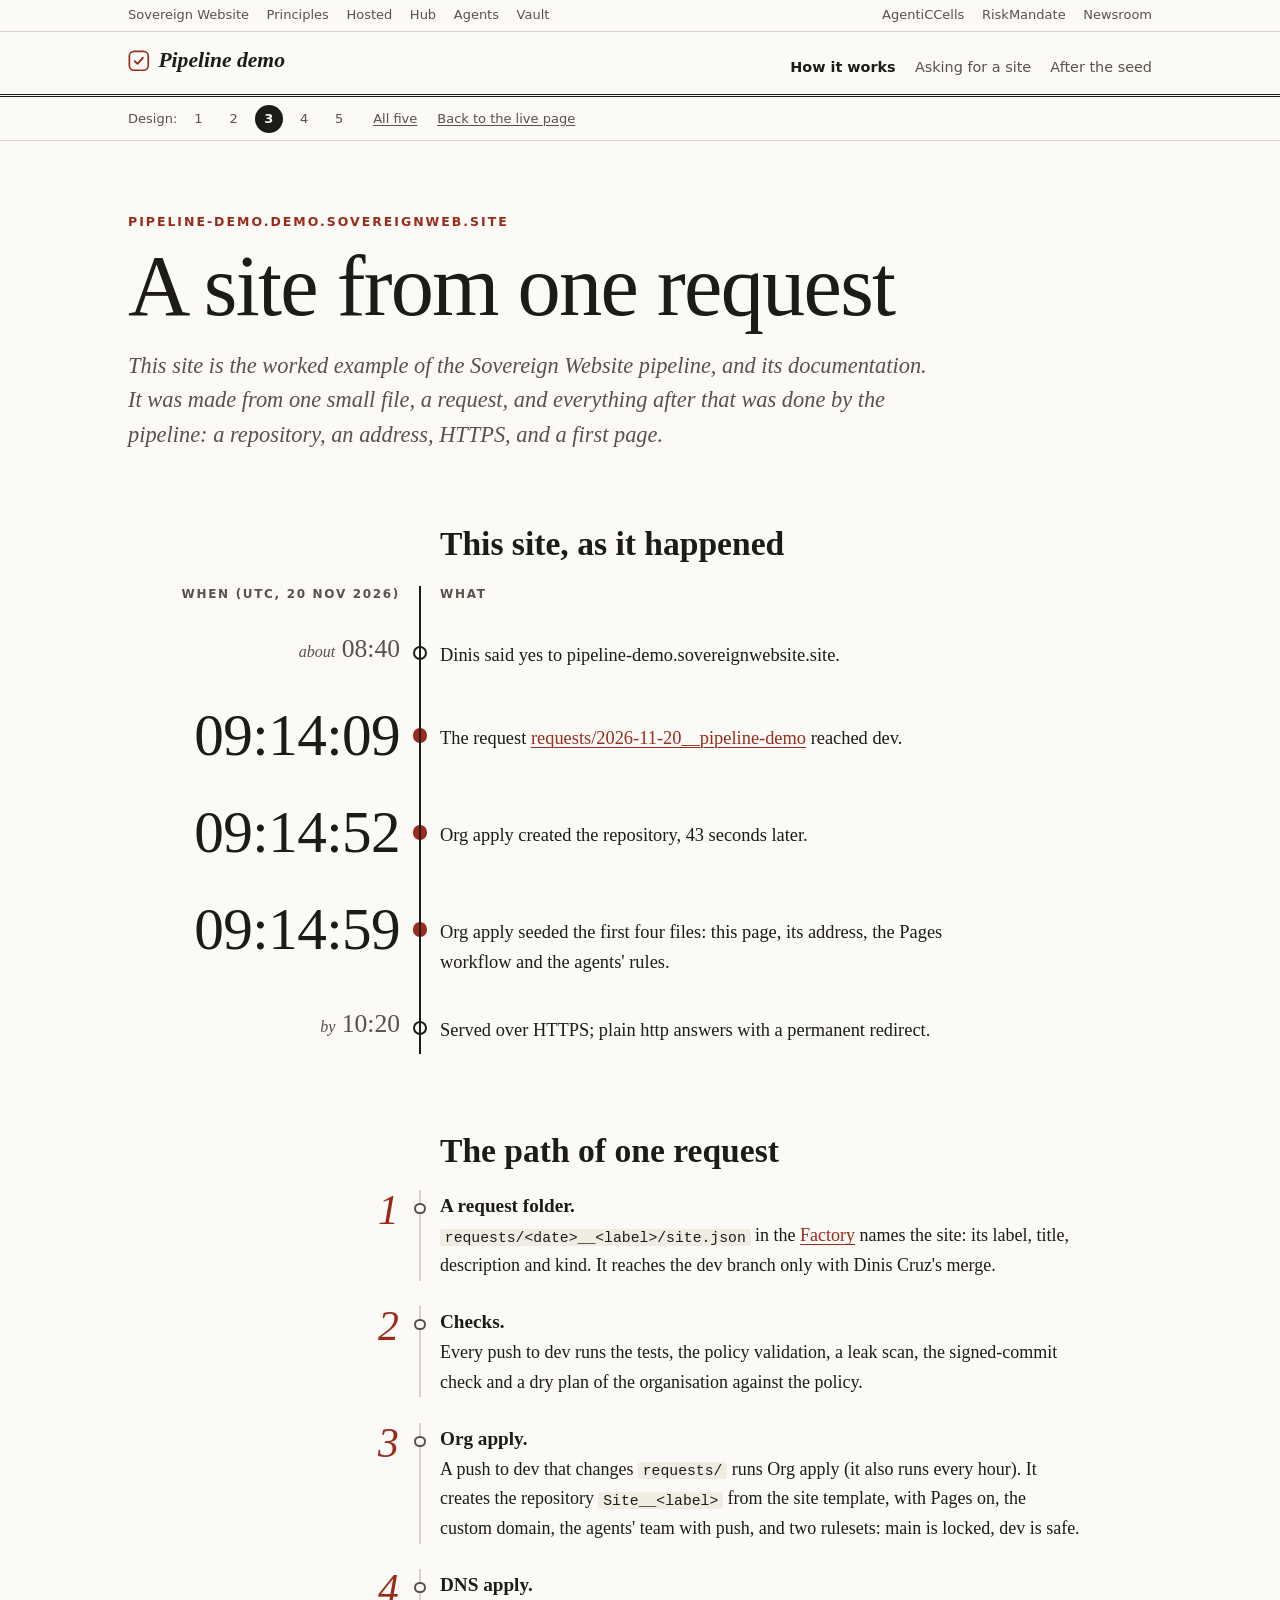
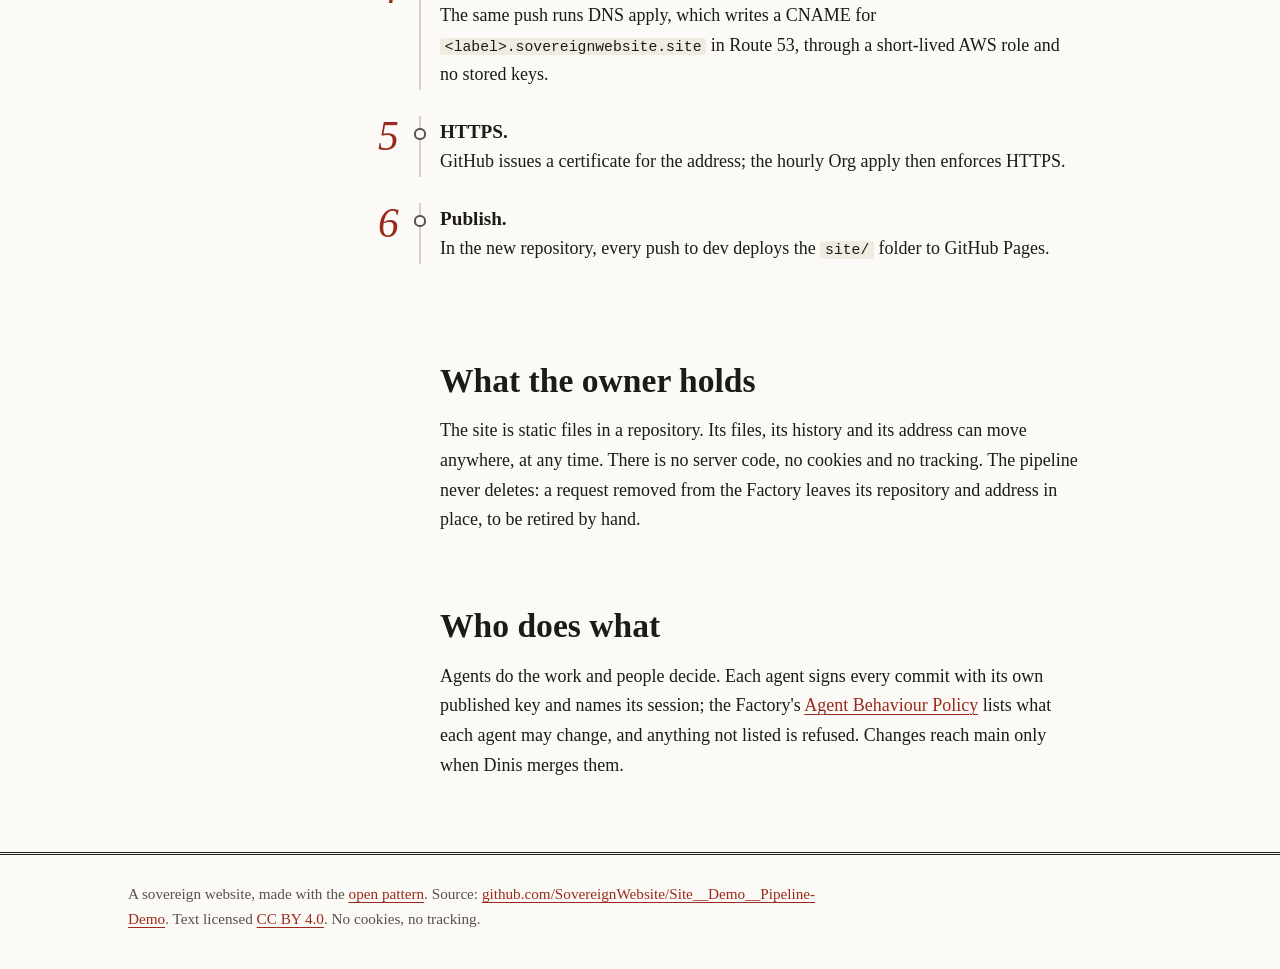
<file: site/designs/3.html>
<!doctype html>
<html lang="en-GB">
<head>
<meta charset="utf-8">
<meta name="viewport" content="width=device-width, initial-scale=1">
<title>The timeline, design 3 of 5, Pipeline demo</title>
<meta name="description" content="The timeline: design 3 of five for the home page of the pipeline demo, with the same words as the live page.">
<link rel="canonical" href="https://pipeline-demo.demo.sovereignweb.site/designs/3.html">
<meta property="og:type" content="website">
<meta property="og:site_name" content="Pipeline demo">
<meta property="og:locale" content="en_GB">
<meta property="og:url" content="https://pipeline-demo.demo.sovereignweb.site/designs/3.html">
<meta property="og:title" content="The timeline, design 3 of 5, Pipeline demo">
<meta property="og:description" content="The timeline: design 3 of five for the home page of the pipeline demo, with the same words as the live page.">
<meta property="og:image" content="https://pipeline-demo.demo.sovereignweb.site/assets/share/card-1200x630.jpg">
<meta property="og:image:type" content="image/jpeg">
<meta property="og:image:width" content="1200">
<meta property="og:image:height" content="630">
<meta property="og:image:alt" content="Pipeline demo: How one request becomes a sovereign website">
<meta name="twitter:card" content="summary_large_image">
<meta name="twitter:title" content="The timeline, design 3 of 5, Pipeline demo">
<meta name="twitter:description" content="The timeline: design 3 of five for the home page of the pipeline demo, with the same words as the live page.">
<meta name="twitter:image" content="https://pipeline-demo.demo.sovereignweb.site/assets/share/card-1200x630.jpg">
<meta name="color-scheme" content="light dark">
<link rel="icon" href="../favicon.svg" type="image/svg+xml">
<style>
:root {
  color-scheme: light dark;
  --bg: #fbfaf6; --fg: #1d1b18; --muted: #57524a; --accent: #9a2b1c; --line: #d8d1c4; --soft: #f1ece2;
  --serif: Georgia, "Iowan Old Style", "Palatino Linotype", "Times New Roman", serif;
  --sans: system-ui, -apple-system, "Segoe UI", Roboto, sans-serif;
  --gutter: 17rem;
}
@media (prefers-color-scheme: dark) {
  :root { --bg: #151412; --fg: #efeadf; --muted: #b9b1a3; --accent: #f29a84; --line: #3d3933; --soft: #1f1d1a; }
}
*, *::before, *::after { box-sizing: border-box; }
html { -webkit-text-size-adjust: 100%; background: var(--bg); }
body { margin: 0; background: var(--bg); color: var(--fg); font: 1.125rem/1.65 var(--serif); overflow-wrap: break-word; }
a { color: var(--accent); text-underline-offset: .18em; text-decoration-thickness: 1px; }
a:hover { text-decoration-thickness: 2px; }
:focus-visible { outline: 3px solid var(--accent); outline-offset: 2px; }
.skip { position: absolute; left: 1rem; top: -4rem; background: var(--fg); color: var(--bg); padding: .5rem .8rem; z-index: 10; }
.skip:focus { top: 1rem; }
.wrap { max-width: 66rem; margin: 0 auto; padding: 0 1rem; }

.family { font: .8125rem/1.4 var(--sans); border-bottom: 1px solid var(--line); }
.family ul { list-style: none; margin: 0 auto; padding: .1rem 1rem; display: flex; flex-wrap: wrap; gap: 0 1.1rem; max-width: 66rem; }
.family a { color: var(--muted); text-decoration: none; display: inline-block; padding: .3rem 0; min-height: 24px; }
.family a:hover, .family a:focus-visible { color: var(--fg); text-decoration: underline; }
.family .family-sep { margin-left: auto; }
@media (max-width: 40rem) { .family .family-sep { margin-left: 0; } }

.site-header { border-bottom: 3px double var(--fg); }
.site-header .wrap { display: flex; flex-wrap: wrap; align-items: baseline; justify-content: space-between; gap: .3rem 1.5rem; padding-top: 1rem; padding-bottom: .8rem; }
.brand { font: italic 700 1.35rem/1.2 var(--serif); color: var(--fg); text-decoration: none; display: inline-flex; align-items: center; gap: .55rem; }
.brand svg { width: 1.35rem; height: 1.35rem; color: var(--accent); }
nav.pages { display: flex; flex-wrap: wrap; gap: 0 1.2rem; font: .9rem/1.4 var(--sans); }
nav.pages a { color: var(--muted); text-decoration: none; padding: .3rem 0; display: inline-block; }
nav.pages a:hover { color: var(--fg); text-decoration: underline; }
nav.pages a[aria-current="page"] { color: var(--fg); font-weight: 600; }

.switcher { font: .8125rem/1.4 var(--sans); color: var(--muted); border-bottom: 1px solid var(--line); }

.switcher .wrap { display: flex; flex-wrap: wrap; align-items: center; gap: .3rem .45rem; padding-top: .45rem; padding-bottom: .45rem; }
.switcher a { display: inline-flex; align-items: center; justify-content: center; min-height: 28px; text-decoration: none; }
.switcher .switcher-n { min-width: 28px; padding: 0 .3rem; font-variant-numeric: tabular-nums; }
.switcher .switcher-all, .switcher .switcher-live { padding: 0 .4rem; text-decoration: underline; text-underline-offset: .18em; }
.switcher .switcher-all { margin-left: .4rem; }

.switcher a { color: var(--muted); border-radius: 50%; }
.switcher .switcher-all, .switcher .switcher-live { border-radius: 0; }
.switcher a:hover { color: var(--fg); }
.switcher a[aria-current="page"] { background: var(--fg); color: var(--bg); font-weight: 700; }

main.wrap { padding-top: clamp(2rem, 7vw, 4.5rem); padding-bottom: 3.5rem; }
.lede { max-width: 50rem; }
.mark { font: 600 .78rem/1.4 var(--sans); letter-spacing: .16em; text-transform: uppercase; color: var(--accent); margin: 0 0 .8rem; }
h1 { font: 400 clamp(2.6rem, 9vw, 5.4rem)/1 var(--serif); letter-spacing: -.02em; margin: 0 0 1.2rem; }
.intro { font-size: clamp(1.15rem, 2.6vw, 1.4rem); line-height: 1.55; color: var(--muted); font-style: italic; margin: 0; }
h2 { font: 700 clamp(1.5rem, 3.8vw, 2.1rem)/1.15 var(--serif); margin: 0 0 1rem; }
p { margin: 0 0 1rem; }
code { font-family: ui-monospace, SFMono-Regular, Menlo, Consolas, monospace; font-size: .82em; background: var(--soft); padding: .05rem .3rem; border-radius: 3px; overflow-wrap: anywhere; }

/* Sections hang off a left spine column on wide screens. */
section { margin-top: clamp(2.8rem, 7vw, 4.5rem); }
section > h2, section > p { margin-left: 0; }
@media (min-width: 52rem) {
  section > h2, section > p { margin-left: calc(var(--gutter) + 2.5rem); max-width: 40rem; }
}

/* The timeline as the spine: big times on the left, a rule, the event on the right. */
.table-wrap { margin: 1.4rem 0 0; }
.table-wrap table, .table-wrap tbody, .table-wrap tr, .table-wrap th, .table-wrap td { display: block; }
.table-wrap table { width: 100%; border-collapse: collapse; }
.table-wrap tr { position: relative; border-left: 2px solid var(--fg); padding: 0 0 1.8rem 1.6rem; }
.table-wrap tr:last-child { padding-bottom: .4rem; }
.table-wrap tr::before { content: ""; position: absolute; left: -.5rem; top: .55rem; width: .9rem; height: .9rem; border-radius: 50%; background: var(--bg); border: 2px solid var(--fg); }
.table-wrap tr.key::before { background: var(--accent); border-color: var(--accent); }
.table-wrap tr:first-child::before { display: none; }
.table-wrap th { font: 600 .75rem/1.4 var(--sans); letter-spacing: .14em; text-transform: uppercase; color: var(--muted); text-align: left; padding: 0; }
.table-wrap td { padding: 0; text-align: left; }
.table-wrap td:first-child { font: 400 1.6rem/1.1 var(--serif); font-variant-numeric: lining-nums tabular-nums; color: var(--muted); margin-bottom: .35rem; }
.table-wrap tr.key td:first-child { font-size: clamp(2.4rem, 11vw, 3.7rem); color: var(--fg); letter-spacing: -.01em; white-space: nowrap; }
.table-wrap td:first-child .q { font: italic 1rem/1 var(--serif); color: var(--muted); }
.table-wrap td:last-child { font-size: 1.15rem; max-width: 34rem; }
@media (min-width: 52rem) {
  .table-wrap tr { display: grid; grid-template-columns: var(--gutter) 1fr; column-gap: 2.5rem; border-left: 0; padding: 0; }
  .table-wrap tr::before { left: calc(var(--gutter) + 1.25rem - .45rem); top: .7rem; }
  .table-wrap tr.key::before { top: 1.6rem; }
  .table-wrap th, .table-wrap td { padding-bottom: 2rem; }
  .table-wrap tr:last-child td { padding-bottom: .5rem; }
  .table-wrap th:first-child, .table-wrap td:first-child { text-align: right; margin: 0; position: relative; }
  .table-wrap tr > :first-child::after { content: ""; position: absolute; top: 0; bottom: 0; right: -1.3rem; width: 2px; background: var(--fg); }
  .table-wrap td:last-child { padding-top: .35rem; }
  .table-wrap tr.key td:last-child { padding-top: 1.25rem; }
}

/* The steps hang off the same spine, numbered in the left column. */
ol.spine { list-style: none; counter-reset: step; padding: 0; margin: 1.2rem 0 0; }
ol.spine li { counter-increment: step; position: relative; border-left: 2px solid var(--line); padding: 0 0 1.4rem 1.6rem; margin: 0; }
ol.spine li::before { content: counter(step); display: block; font: italic 400 2rem/1 var(--serif); color: var(--accent); margin-bottom: .3rem; }
ol.spine li::after { content: ""; position: absolute; left: -.4rem; top: .75rem; width: .7rem; height: .7rem; border-radius: 50%; background: var(--bg); border: 2px solid var(--muted); }
ol.spine strong { display: block; font-size: 1.2rem; }
@media (min-width: 52rem) {
  ol.spine li { display: grid; grid-template-columns: var(--gutter) 1fr; column-gap: 2.5rem; border-left: 0; padding: 0 0 1.6rem; }
  ol.spine li::before { grid-column: 1; text-align: right; font-size: 2.6rem; margin: 0; border-right: 2px solid var(--line); padding-right: 1.25rem; margin-right: -1.3rem; height: 100%; }
  ol.spine li::after { left: calc(var(--gutter) + 1.25rem - .35rem); top: .8rem; }
  ol.spine li > * { grid-column: 2; }
  ol.spine .text { grid-column: 2; max-width: 40rem; }
}

.site-footer { border-top: 3px double var(--fg); padding: 1.6rem 0 2.4rem; color: var(--muted); font-size: .95rem; }
.site-footer p { max-width: 44rem; margin: 0; }
/* Family bar folded on phones (Factory fc21653): two copies in the markup, one shown per width. */
.family .family-narrow{display:none}
@media (max-width:40rem){
  .family .family-wide{display:none}
  .family .family-narrow{display:block}
  .family summary{cursor:pointer;padding:.3rem 1rem;min-height:24px;color:var(--family-fg,currentColor)}
  .family summary:hover,.family summary:focus-visible{color:var(--fg,currentColor);text-decoration:underline}
  .family .family-narrow ul{flex-direction:column;gap:0;padding:0 1rem .4rem}
  .family .family-sep{margin-left:0}
}
</style>
</head>
<body>
<a class="skip" href="#main">Skip to content</a>
<nav class="family" aria-label="The Sovereign Website family">
  <ul class="family-wide">
    <li><a href="https://sovereignwebsite.ai/">Sovereign Website</a></li>
    <li><a href="https://sovereignwebsite.org/">Principles</a></li>
    <li><a href="https://sovereignwebsite.site/">Hosted</a></li>
    <li><a href="https://hub.sovereignweb.site/">Hub</a></li>
    <li><a href="https://agents.sovereignweb.site/">Agents</a></li>
    <li><a href="https://vault.sovereignwebsite.site/">Vault</a></li>
    <li class="family-sep"><a href="https://agenticcells.ai/">AgentiCCells</a></li>
    <li><a href="https://riskmandate.ai/">RiskMandate</a></li>
    <li><a href="https://newsroom.sgit.ai/">Newsroom</a></li>
  </ul>
  <details class="family-narrow">
    <summary>Sovereign Website family</summary>
    <ul>
      <li><a href="https://sovereignwebsite.ai/">Sovereign Website</a></li>
      <li><a href="https://sovereignwebsite.org/">Principles</a></li>
      <li><a href="https://sovereignwebsite.site/">Hosted</a></li>
      <li><a href="https://hub.sovereignweb.site/">Hub</a></li>
      <li><a href="https://agents.sovereignweb.site/">Agents</a></li>
      <li><a href="https://vault.sovereignwebsite.site/">Vault</a></li>
      <li class="family-sep"><a href="https://agenticcells.ai/">AgentiCCells</a></li>
      <li><a href="https://riskmandate.ai/">RiskMandate</a></li>
      <li><a href="https://newsroom.sgit.ai/">Newsroom</a></li>
    </ul>
  </details>
</nav>
<header class="site-header"><div class="wrap"><a class="brand" href="../index.html"><svg viewBox="0 0 32 32" aria-hidden="true" focusable="false"><rect x="2" y="2" width="28" height="28" rx="7" fill="none" stroke="currentColor" stroke-width="2.5"/><path d="M10 16.5l4 4 8-9" fill="none" stroke="currentColor" stroke-width="2.8" stroke-linecap="round" stroke-linejoin="round"/></svg>Pipeline demo</a>
<nav class="pages" aria-label="This guide"><a href="../index.html" aria-current="page">How it works</a><a href="../request.html">Asking for a site</a><a href="../after-the-seed.html">After the seed</a></nav></div></header>
<nav class="switcher" aria-label="Designs of the home page"><div class="wrap"><span class="switcher-label">Design:</span> <a class="switcher-n" href="1.html" aria-label="Design 1, The ticket">1</a> <a class="switcher-n" href="2.html" aria-label="Design 2, The blueprint">2</a> <a class="switcher-n" href="3.html" aria-label="Design 3, The timeline" aria-current="page">3</a> <a class="switcher-n" href="4.html" aria-label="Design 4, The evidence">4</a> <a class="switcher-n" href="5.html" aria-label="Design 5, The poster">5</a> <a class="switcher-all" href="index.html">All five</a> <a class="switcher-live" href="../index.html">Back to the live page</a></div></nav>
<main id="main" class="wrap">
<div class="lede">
<p class="mark">pipeline-demo.demo.sovereignweb.site</p>
<h1>A site from one request</h1>
<p class="intro">This site is the worked example of the Sovereign Website pipeline, and its documentation. It was made from one small file, a request, and everything after that was done by the pipeline: a repository, an address, HTTPS, and a first page.</p>
</div>

<section>
<h2>This site, as it happened</h2>
<div class="table-wrap" tabindex="0" role="region" aria-label="Timeline"><table>
<tr><th>When (UTC, 20 Nov 2026)</th><th>What</th></tr>
<tr><td><span class="q">about</span> 08:40</td><td>Dinis said yes to pipeline-demo.sovereignwebsite.site.</td></tr>
<tr class="key"><td>09:14:09</td><td>The request <a href="https://github.com/SovereignWebsite/SovereignWebsite__Factory/blob/dev/requests/2026-11-20__pipeline-demo/site.json">requests/2026-11-20__pipeline-demo</a> reached dev.</td></tr>
<tr class="key"><td>09:14:52</td><td>Org apply created the repository, 43 seconds later.</td></tr>
<tr class="key"><td>09:14:59</td><td>Org apply seeded the first four files: this page, its address, the Pages workflow and the agents' rules.</td></tr>
<tr><td><span class="q">by</span> 10:20</td><td>Served over HTTPS; plain http answers with a permanent redirect.</td></tr>
</table></div>
</section>

<section>
<h2>The path of one request</h2>
<ol class="spine">
<li><span class="text"><strong>A request folder.</strong> <code>requests/&lt;date&gt;__&lt;label&gt;/site.json</code> in the <a href="https://github.com/SovereignWebsite/SovereignWebsite__Factory">Factory</a> names the site: its label, title, description and kind. It reaches the dev branch only with Dinis Cruz's merge.</span></li>
<li><span class="text"><strong>Checks.</strong> Every push to dev runs the tests, the policy validation, a leak scan, the signed-commit check and a dry plan of the organisation against the policy.</span></li>
<li><span class="text"><strong>Org apply.</strong> A push to dev that changes <code>requests/</code> runs Org apply (it also runs every hour). It creates the repository <code>Site__&lt;label&gt;</code> from the site template, with Pages on, the custom domain, the agents' team with push, and two rulesets: main is locked, dev is safe.</span></li>
<li><span class="text"><strong>DNS apply.</strong> The same push runs DNS apply, which writes a CNAME for <code>&lt;label&gt;.sovereignwebsite.site</code> in Route 53, through a short-lived AWS role and no stored keys.</span></li>
<li><span class="text"><strong>HTTPS.</strong> GitHub issues a certificate for the address; the hourly Org apply then enforces HTTPS.</span></li>
<li><span class="text"><strong>Publish.</strong> In the new repository, every push to dev deploys the <code>site/</code> folder to GitHub Pages.</span></li>
</ol>
</section>

<section>
<h2>What the owner holds</h2>
<p>The site is static files in a repository. Its files, its history and its address can move anywhere, at any time. There is no server code, no cookies and no tracking. The pipeline never deletes: a request removed from the Factory leaves its repository and address in place, to be retired by hand.</p>
</section>

<section>
<h2>Who does what</h2>
<p>Agents do the work and people decide. Each agent signs every commit with its own published key and names its session; the Factory's <a href="https://github.com/SovereignWebsite/SovereignWebsite__Factory/blob/dev/policy/abp.json">Agent Behaviour Policy</a> lists what each agent may change, and anything not listed is refused. Changes reach main only when Dinis merges them.</p>
</section>
</main>
<footer class="site-footer"><div class="wrap"><p>A sovereign website, made with the <a href="https://sovereignwebsite.org/">open pattern</a>. Source: <a href="https://github.com/SovereignWebsite/Site__Demo__Pipeline-Demo">github.com/SovereignWebsite/Site__Demo__Pipeline-Demo</a>. Text licensed <a href="https://creativecommons.org/licenses/by/4.0/">CC BY 4.0</a>. No cookies, no tracking.</p></div></footer>
</body>
</html>
</file>
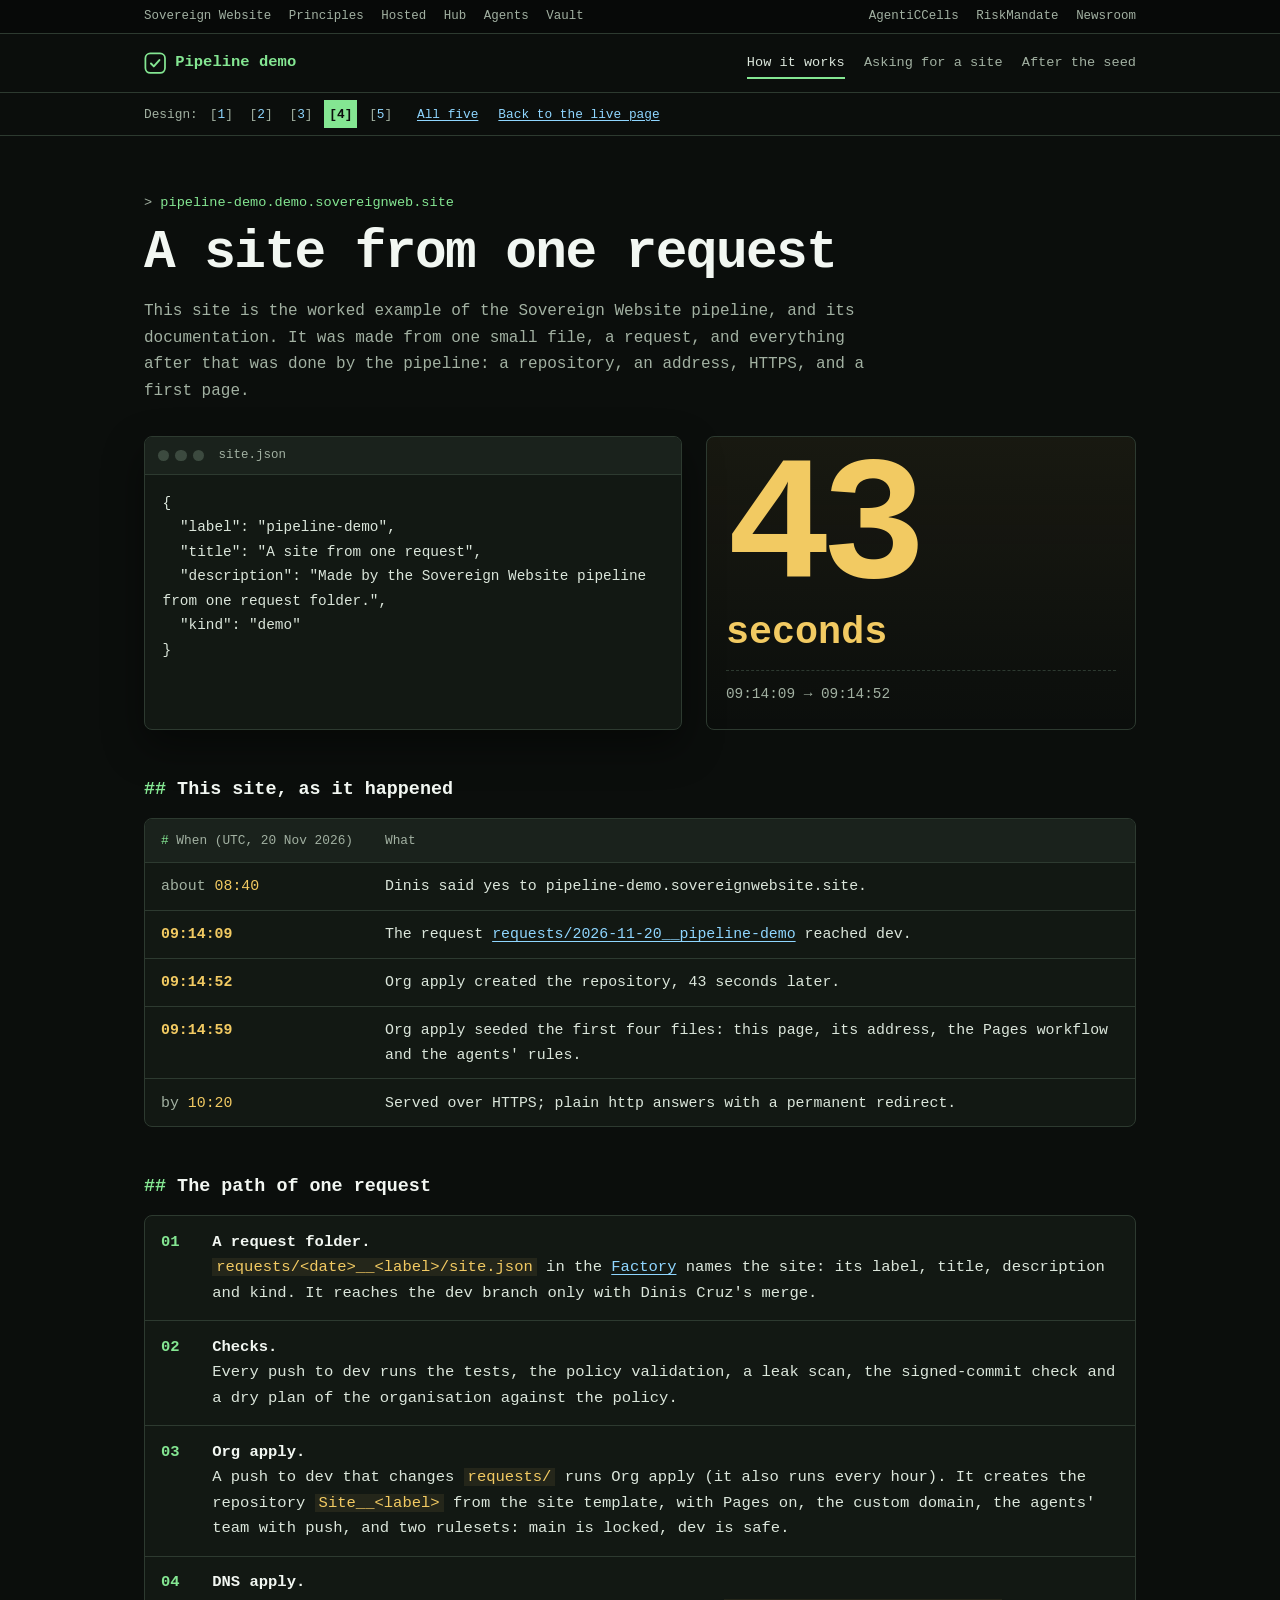
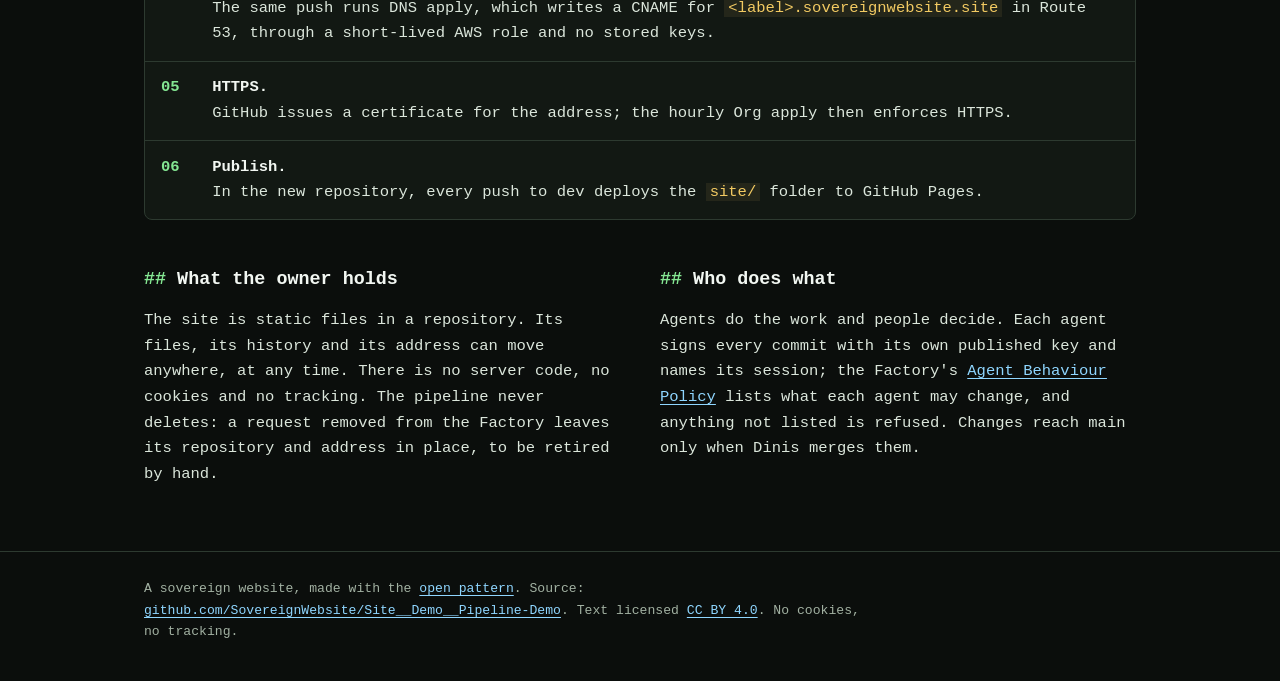
<file: site/designs/4.html>
<!doctype html>
<html lang="en-GB">
<head>
<meta charset="utf-8">
<meta name="viewport" content="width=device-width, initial-scale=1">
<title>The evidence, design 4 of 5, Pipeline demo</title>
<meta name="description" content="The evidence: design 4 of five for the home page of the pipeline demo, with the same words as the live page.">
<link rel="canonical" href="https://pipeline-demo.demo.sovereignweb.site/designs/4.html">
<meta property="og:type" content="website">
<meta property="og:site_name" content="Pipeline demo">
<meta property="og:locale" content="en_GB">
<meta property="og:url" content="https://pipeline-demo.demo.sovereignweb.site/designs/4.html">
<meta property="og:title" content="The evidence, design 4 of 5, Pipeline demo">
<meta property="og:description" content="The evidence: design 4 of five for the home page of the pipeline demo, with the same words as the live page.">
<meta property="og:image" content="https://pipeline-demo.demo.sovereignweb.site/assets/share/card-1200x630.jpg">
<meta property="og:image:type" content="image/jpeg">
<meta property="og:image:width" content="1200">
<meta property="og:image:height" content="630">
<meta property="og:image:alt" content="Pipeline demo: How one request becomes a sovereign website">
<meta name="twitter:card" content="summary_large_image">
<meta name="twitter:title" content="The evidence, design 4 of 5, Pipeline demo">
<meta name="twitter:description" content="The evidence: design 4 of five for the home page of the pipeline demo, with the same words as the live page.">
<meta name="twitter:image" content="https://pipeline-demo.demo.sovereignweb.site/assets/share/card-1200x630.jpg">
<meta name="color-scheme" content="dark">
<link rel="icon" href="../favicon.svg" type="image/svg+xml">
<style>
:root {
  color-scheme: dark;
  --bg: #0b0e0c; --panel: #121813; --bar: #1a221c; --fg: #dbe6db; --muted: #a2b1a2; --green: #84e692; --amber: #f2ca62; --link: #8fd6ff; --line: #2d3a30;
  --mono: ui-monospace, SFMono-Regular, Menlo, Consolas, "Liberation Mono", monospace;
}
*, *::before, *::after { box-sizing: border-box; }
html { -webkit-text-size-adjust: 100%; background: var(--bg); }
body { margin: 0; background: var(--bg); color: var(--fg); font: .97rem/1.65 var(--mono); overflow-wrap: break-word; }
a { color: var(--link); text-underline-offset: .2em; }
a:hover { text-decoration-thickness: 2px; }
:focus-visible { outline: 3px solid var(--amber); outline-offset: 2px; }
.skip { position: absolute; left: 1rem; top: -4rem; background: var(--amber); color: #0b0e0c; padding: .5rem .8rem; z-index: 10; }
.skip:focus { top: 1rem; }
.wrap { max-width: 64rem; margin: 0 auto; padding: 0 1rem; }

.family { font-size: .78rem; border-bottom: 1px solid var(--line); background: #070908; }
.family ul { list-style: none; margin: 0 auto; padding: .1rem 1rem; display: flex; flex-wrap: wrap; gap: 0 1.1rem; max-width: 64rem; }
.family a { color: var(--muted); text-decoration: none; display: inline-block; padding: .3rem 0; min-height: 24px; }
.family a:hover, .family a:focus-visible { color: var(--fg); text-decoration: underline; }
.family .family-sep { margin-left: auto; }
@media (max-width: 40rem) { .family .family-sep { margin-left: 0; } }

.site-header { border-bottom: 1px solid var(--line); }
.site-header .wrap { display: flex; flex-wrap: wrap; align-items: center; justify-content: space-between; gap: .4rem 1.5rem; padding-top: .8rem; padding-bottom: .8rem; }
.brand { font-weight: 700; color: var(--green); text-decoration: none; display: inline-flex; align-items: center; gap: .55rem; min-height: 28px; }
.brand svg { width: 1.4rem; height: 1.4rem; }
nav.pages { display: flex; flex-wrap: wrap; gap: 0 1.2rem; font-size: .85rem; }
nav.pages a { color: var(--muted); text-decoration: none; padding: .3rem 0; display: inline-block; }
nav.pages a:hover { color: var(--fg); text-decoration: underline; }
nav.pages a[aria-current="page"] { color: var(--fg); box-shadow: inset 0 -2px var(--green); }

.switcher { font-size: .8rem; color: var(--muted); border-bottom: 1px solid var(--line); }

.switcher .wrap { display: flex; flex-wrap: wrap; align-items: center; gap: .3rem .45rem; padding-top: .45rem; padding-bottom: .45rem; }
.switcher a { display: inline-flex; align-items: center; justify-content: center; min-height: 28px; text-decoration: none; }
.switcher .switcher-n { min-width: 28px; padding: 0 .3rem; font-variant-numeric: tabular-nums; }
.switcher .switcher-all, .switcher .switcher-live { padding: 0 .4rem; text-decoration: underline; text-underline-offset: .18em; }
.switcher .switcher-all { margin-left: .4rem; }

.switcher a { color: var(--link); }
.switcher .switcher-n::before { content: "["; color: var(--muted); }
.switcher .switcher-n::after { content: "]"; color: var(--muted); }
.switcher a[aria-current="page"] { background: var(--green); color: #0b0e0c; font-weight: 700; }
.switcher a[aria-current="page"]::before, .switcher a[aria-current="page"]::after { color: #0b0e0c; }

main.wrap { padding-top: clamp(1.8rem, 6vw, 3.5rem); padding-bottom: 3rem; }
.mark { color: var(--green); font-size: .85rem; margin: 0 0 .6rem; }
.mark::before { content: "> "; color: var(--muted); }
h1 { font: 700 clamp(1.9rem, 6.5vw, 3.3rem)/1.1 var(--mono); letter-spacing: -.03em; margin: 0 0 1rem; color: #f2f7f2; }
.intro { color: var(--muted); max-width: 46rem; font-size: 1rem; }
h2 { font: 700 1.15rem/1.3 var(--mono); color: #f2f7f2; margin: 3rem 0 1rem; }
h2::before { content: "## "; color: var(--green); }
p { margin: 0 0 1rem; max-width: 46rem; }
code { font-family: var(--mono); color: var(--amber); background: rgba(242, 202, 98, .08); padding: 0 .25rem; overflow-wrap: anywhere; }

/* Evidence row: the request file and the measured gap. */
.evidence { display: grid; gap: 1.5rem; margin: 2rem 0 0; }
@media (min-width: 56rem) { .evidence { grid-template-columns: 1.25fr 1fr; align-items: stretch; } }
.term { border: 1px solid var(--line); border-radius: 8px; background: var(--panel); overflow: hidden; box-shadow: 0 1rem 2.5rem rgba(0, 0, 0, .45); }
.term-bar { display: flex; align-items: center; gap: .4rem; padding: .5rem .8rem; background: var(--bar); border-bottom: 1px solid var(--line); color: var(--muted); font-size: .78rem; }
.term-bar i { width: .7rem; height: .7rem; border-radius: 50%; background: #3c4a3f; display: inline-block; }
.term-bar span { margin-left: .5rem; }
pre.request { margin: 0; padding: 1rem 1.1rem 1.2rem; white-space: pre-wrap; overflow-wrap: anywhere; font: .9rem/1.7 var(--mono); color: var(--fg); }
.metric { border: 1px solid var(--line); border-radius: 8px; padding: 1.2rem 1.2rem 1.4rem; display: flex; flex-direction: column; justify-content: center; background: linear-gradient(180deg, rgba(242, 202, 98, .06), transparent); }
.metric .big { font: 800 clamp(6rem, 34vw, 11rem)/.85 var(--mono); color: var(--amber); letter-spacing: -.06em; }
.metric .unit { font: 700 clamp(1.6rem, 7vw, 2.4rem)/1.1 var(--mono); color: var(--amber); margin-top: .4rem; }
.metric .span { color: var(--muted); font-size: .9rem; margin-top: 1rem; border-top: 1px dashed var(--line); padding-top: .7rem; }

/* Steps as numbered records. */
ol.log { list-style: none; counter-reset: step; padding: 0; margin: 0; border: 1px solid var(--line); border-radius: 8px; background: var(--panel); }
ol.log li { counter-increment: step; display: grid; grid-template-columns: 2.6rem 1fr; gap: 0 .6rem; padding: .85rem 1rem; border-bottom: 1px solid var(--line); margin: 0; }
ol.log li:last-child { border-bottom: 0; }
ol.log li::before { content: counter(step, decimal-leading-zero); color: var(--green); font-weight: 700; }
ol.log strong { color: #f2f7f2; display: block; }
ol.log .text { min-width: 0; }

/* Timeline as a log with timestamps. */
.table-wrap { overflow-x: auto; border: 1px solid var(--line); border-radius: 8px; background: var(--panel); }
table { border-collapse: collapse; width: 100%; font-size: .93rem; }
th, td { text-align: left; vertical-align: top; padding: .7rem 1rem; border-bottom: 1px solid var(--line); }
tr:last-child td { border-bottom: 0; }
th { color: var(--muted); font-weight: 400; font-size: .8rem; background: var(--bar); }
th:first-child { white-space: nowrap; }
th:first-child::before { content: "# "; color: var(--green); }
td:first-child { white-space: nowrap; color: var(--amber); font-variant-numeric: tabular-nums; }
td:first-child .q { color: var(--muted); }
tr.key td:first-child { font-weight: 700; }
@media (max-width: 34rem) {
  table, tbody, tr, th, td { display: block; }
  tr:first-child th { display: inline; }
  tr:first-child th:last-child { margin-left: 1rem; }
  tr { border-bottom: 1px solid var(--line); padding: .7rem 1rem; }
  tr:first-child { padding: .5rem 1rem; background: var(--bar); }
  tr:last-child { border-bottom: 0; }
  th, td { border: 0; padding: .1rem 0; white-space: normal; background: none; }
}
.cols { display: grid; gap: 0 2.5rem; }
@media (min-width: 56rem) { .cols { grid-template-columns: 1fr 1fr; } }

.site-footer { border-top: 1px solid var(--line); padding: 1.6rem 0 2.4rem; color: var(--muted); font-size: .82rem; }
.site-footer p { max-width: 46rem; margin: 0; }
/* Family bar folded on phones (Factory fc21653): two copies in the markup, one shown per width. */
.family .family-narrow{display:none}
@media (max-width:40rem){
  .family .family-wide{display:none}
  .family .family-narrow{display:block}
  .family summary{cursor:pointer;padding:.3rem 1rem;min-height:24px;color:var(--family-fg,currentColor)}
  .family summary:hover,.family summary:focus-visible{color:var(--fg,currentColor);text-decoration:underline}
  .family .family-narrow ul{flex-direction:column;gap:0;padding:0 1rem .4rem}
  .family .family-sep{margin-left:0}
}
</style>
</head>
<body>
<a class="skip" href="#main">Skip to content</a>
<nav class="family" aria-label="The Sovereign Website family">
  <ul class="family-wide">
    <li><a href="https://sovereignwebsite.ai/">Sovereign Website</a></li>
    <li><a href="https://sovereignwebsite.org/">Principles</a></li>
    <li><a href="https://sovereignwebsite.site/">Hosted</a></li>
    <li><a href="https://hub.sovereignweb.site/">Hub</a></li>
    <li><a href="https://agents.sovereignweb.site/">Agents</a></li>
    <li><a href="https://vault.sovereignwebsite.site/">Vault</a></li>
    <li class="family-sep"><a href="https://agenticcells.ai/">AgentiCCells</a></li>
    <li><a href="https://riskmandate.ai/">RiskMandate</a></li>
    <li><a href="https://newsroom.sgit.ai/">Newsroom</a></li>
  </ul>
  <details class="family-narrow">
    <summary>Sovereign Website family</summary>
    <ul>
      <li><a href="https://sovereignwebsite.ai/">Sovereign Website</a></li>
      <li><a href="https://sovereignwebsite.org/">Principles</a></li>
      <li><a href="https://sovereignwebsite.site/">Hosted</a></li>
      <li><a href="https://hub.sovereignweb.site/">Hub</a></li>
      <li><a href="https://agents.sovereignweb.site/">Agents</a></li>
      <li><a href="https://vault.sovereignwebsite.site/">Vault</a></li>
      <li class="family-sep"><a href="https://agenticcells.ai/">AgentiCCells</a></li>
      <li><a href="https://riskmandate.ai/">RiskMandate</a></li>
      <li><a href="https://newsroom.sgit.ai/">Newsroom</a></li>
    </ul>
  </details>
</nav>
<header class="site-header"><div class="wrap"><a class="brand" href="../index.html"><svg viewBox="0 0 32 32" aria-hidden="true" focusable="false"><rect x="2" y="2" width="28" height="28" rx="7" fill="none" stroke="currentColor" stroke-width="2.5"/><path d="M10 16.5l4 4 8-9" fill="none" stroke="currentColor" stroke-width="2.8" stroke-linecap="round" stroke-linejoin="round"/></svg>Pipeline demo</a>
<nav class="pages" aria-label="This guide"><a href="../index.html" aria-current="page">How it works</a><a href="../request.html">Asking for a site</a><a href="../after-the-seed.html">After the seed</a></nav></div></header>
<nav class="switcher" aria-label="Designs of the home page"><div class="wrap"><span class="switcher-label">Design:</span> <a class="switcher-n" href="1.html" aria-label="Design 1, The ticket">1</a> <a class="switcher-n" href="2.html" aria-label="Design 2, The blueprint">2</a> <a class="switcher-n" href="3.html" aria-label="Design 3, The timeline">3</a> <a class="switcher-n" href="4.html" aria-label="Design 4, The evidence" aria-current="page">4</a> <a class="switcher-n" href="5.html" aria-label="Design 5, The poster">5</a> <a class="switcher-all" href="index.html">All five</a> <a class="switcher-live" href="../index.html">Back to the live page</a></div></nav>
<main id="main" class="wrap">
<p class="mark">pipeline-demo.demo.sovereignweb.site</p>
<h1>A site from one request</h1>
<p class="intro">This site is the worked example of the Sovereign Website pipeline, and its documentation. It was made from one small file, a request, and everything after that was done by the pipeline: a repository, an address, HTTPS, and a first page.</p>
<div class="evidence">
<div class="term">
<div class="term-bar" aria-hidden="true"><i></i><i></i><i></i><span>site.json</span></div>
<pre class="request" tabindex="0" aria-label="The request file, site.json">{
  "label": "pipeline-demo",
  "title": "A site from one request",
  "description": "Made by the Sovereign Website pipeline from one request folder.",
  "kind": "demo"
}</pre>
</div>
<div class="metric" aria-hidden="true"><span class="big">43</span><span class="unit">seconds</span><span class="span">09:14:09 &rarr; 09:14:52</span></div>
</div>

<section>
<h2>This site, as it happened</h2>
<div class="table-wrap" tabindex="0" role="region" aria-label="Timeline"><table>
<tr><th>When (UTC, 20 Nov 2026)</th><th>What</th></tr>
<tr><td><span class="q">about</span> 08:40</td><td>Dinis said yes to pipeline-demo.sovereignwebsite.site.</td></tr>
<tr class="key"><td>09:14:09</td><td>The request <a href="https://github.com/SovereignWebsite/SovereignWebsite__Factory/blob/dev/requests/2026-11-20__pipeline-demo/site.json">requests/2026-11-20__pipeline-demo</a> reached dev.</td></tr>
<tr class="key"><td>09:14:52</td><td>Org apply created the repository, 43 seconds later.</td></tr>
<tr class="key"><td>09:14:59</td><td>Org apply seeded the first four files: this page, its address, the Pages workflow and the agents' rules.</td></tr>
<tr><td><span class="q">by</span> 10:20</td><td>Served over HTTPS; plain http answers with a permanent redirect.</td></tr>
</table></div>
</section>

<section>
<h2>The path of one request</h2>
<ol class="log">
<li><span class="text"><strong>A request folder.</strong> <code>requests/&lt;date&gt;__&lt;label&gt;/site.json</code> in the <a href="https://github.com/SovereignWebsite/SovereignWebsite__Factory">Factory</a> names the site: its label, title, description and kind. It reaches the dev branch only with Dinis Cruz's merge.</span></li>
<li><span class="text"><strong>Checks.</strong> Every push to dev runs the tests, the policy validation, a leak scan, the signed-commit check and a dry plan of the organisation against the policy.</span></li>
<li><span class="text"><strong>Org apply.</strong> A push to dev that changes <code>requests/</code> runs Org apply (it also runs every hour). It creates the repository <code>Site__&lt;label&gt;</code> from the site template, with Pages on, the custom domain, the agents' team with push, and two rulesets: main is locked, dev is safe.</span></li>
<li><span class="text"><strong>DNS apply.</strong> The same push runs DNS apply, which writes a CNAME for <code>&lt;label&gt;.sovereignwebsite.site</code> in Route 53, through a short-lived AWS role and no stored keys.</span></li>
<li><span class="text"><strong>HTTPS.</strong> GitHub issues a certificate for the address; the hourly Org apply then enforces HTTPS.</span></li>
<li><span class="text"><strong>Publish.</strong> In the new repository, every push to dev deploys the <code>site/</code> folder to GitHub Pages.</span></li>
</ol>
</section>

<div class="cols">
<section>
<h2>What the owner holds</h2>
<p>The site is static files in a repository. Its files, its history and its address can move anywhere, at any time. There is no server code, no cookies and no tracking. The pipeline never deletes: a request removed from the Factory leaves its repository and address in place, to be retired by hand.</p>
</section>

<section>
<h2>Who does what</h2>
<p>Agents do the work and people decide. Each agent signs every commit with its own published key and names its session; the Factory's <a href="https://github.com/SovereignWebsite/SovereignWebsite__Factory/blob/dev/policy/abp.json">Agent Behaviour Policy</a> lists what each agent may change, and anything not listed is refused. Changes reach main only when Dinis merges them.</p>
</section>
</div>
</main>
<footer class="site-footer"><div class="wrap"><p>A sovereign website, made with the <a href="https://sovereignwebsite.org/">open pattern</a>. Source: <a href="https://github.com/SovereignWebsite/Site__Demo__Pipeline-Demo">github.com/SovereignWebsite/Site__Demo__Pipeline-Demo</a>. Text licensed <a href="https://creativecommons.org/licenses/by/4.0/">CC BY 4.0</a>. No cookies, no tracking.</p></div></footer>
</body>
</html>
</file>
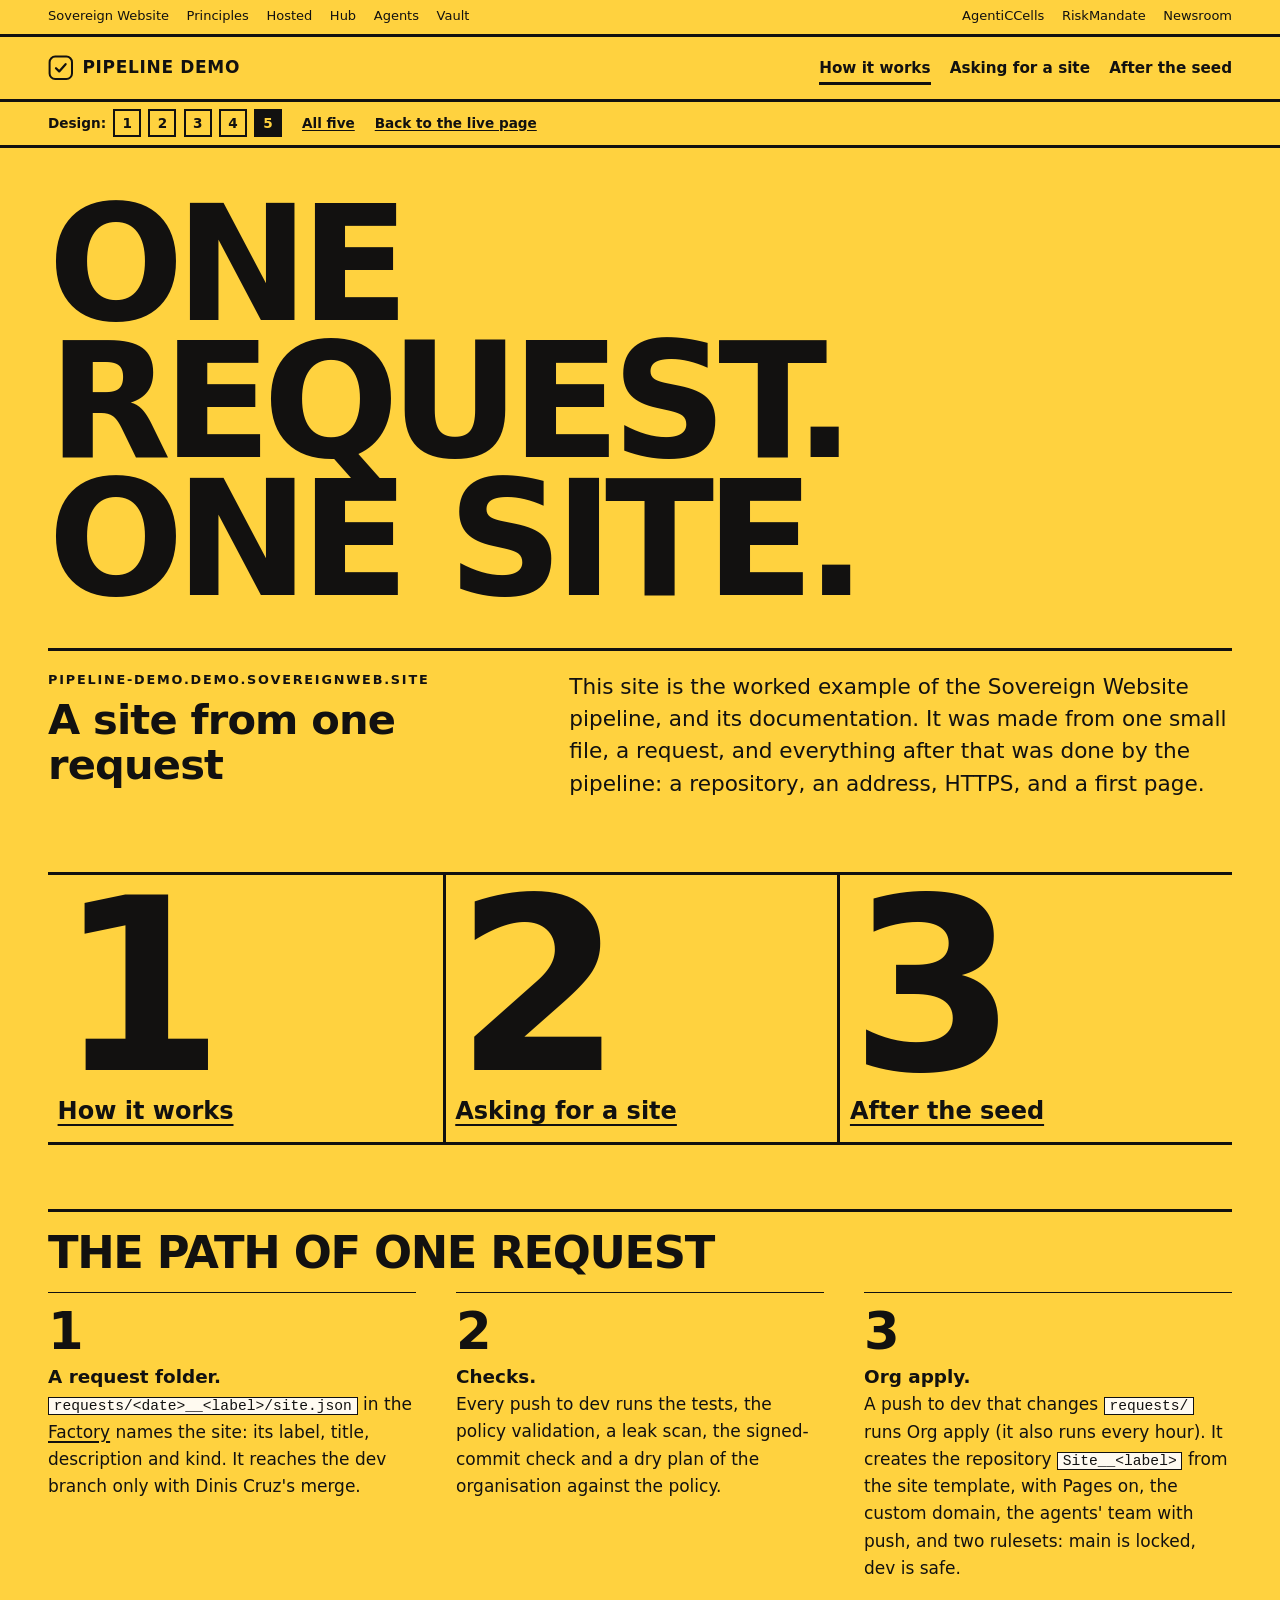
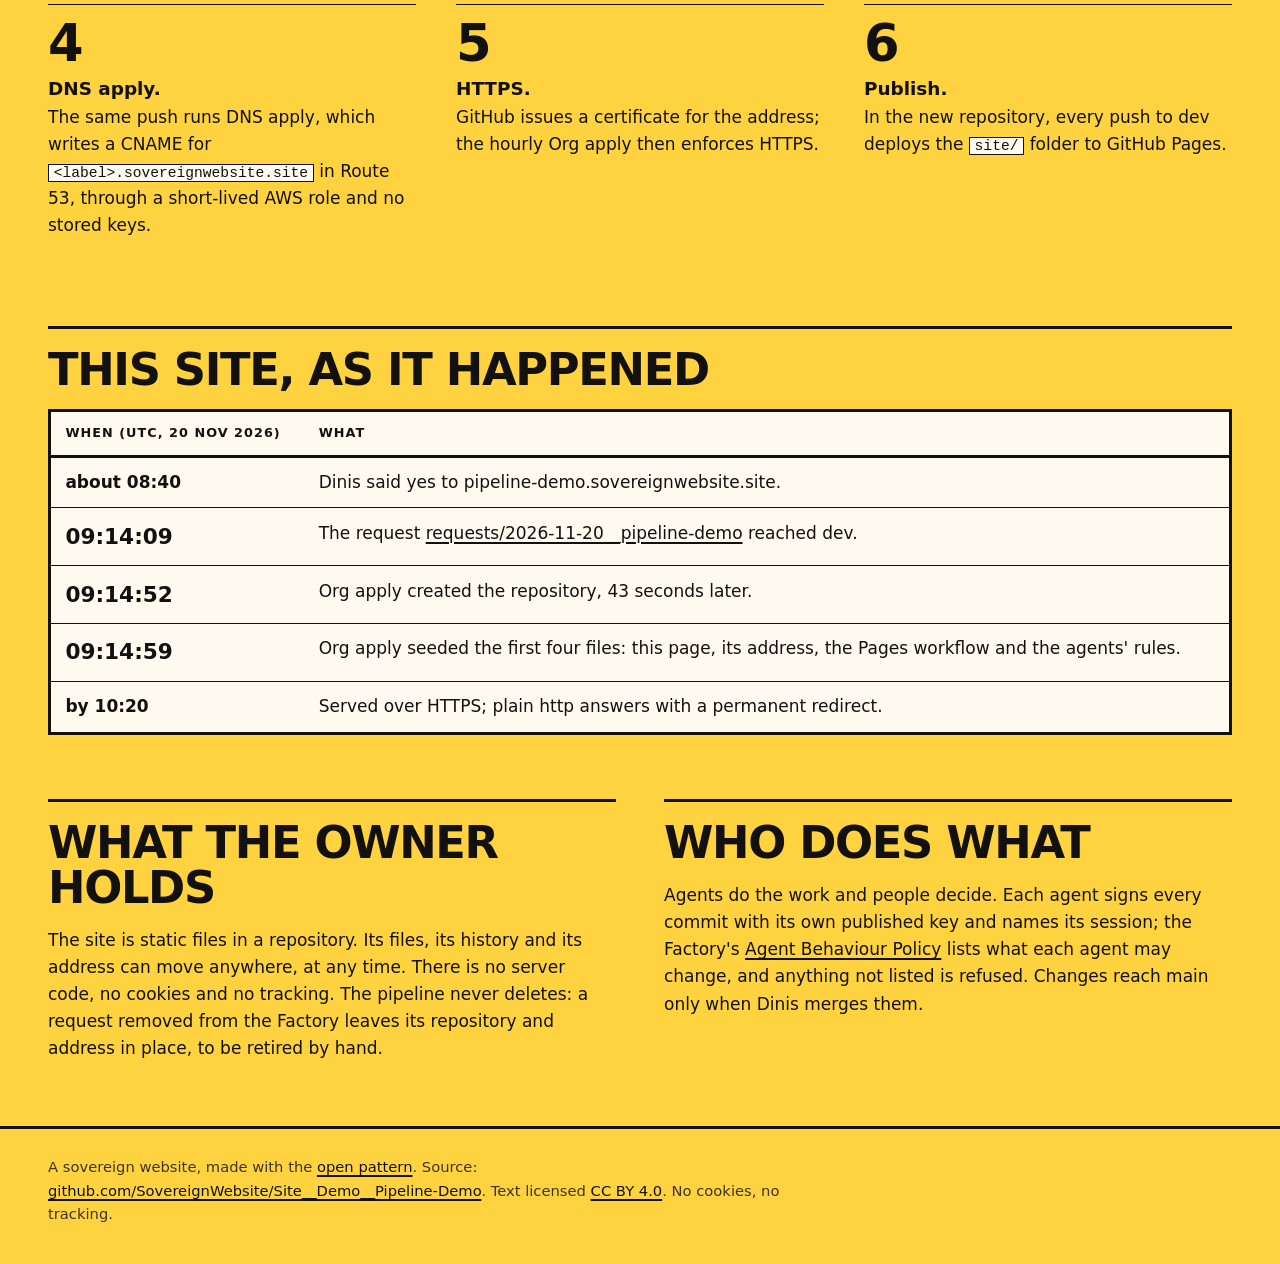
<file: site/designs/5.html>
<!doctype html>
<html lang="en-GB">
<head>
<meta charset="utf-8">
<meta name="viewport" content="width=device-width, initial-scale=1">
<title>The poster, design 5 of 5, Pipeline demo</title>
<meta name="description" content="The poster: design 5 of five for the home page of the pipeline demo, with the same words as the live page.">
<link rel="canonical" href="https://pipeline-demo.demo.sovereignweb.site/designs/5.html">
<meta property="og:type" content="website">
<meta property="og:site_name" content="Pipeline demo">
<meta property="og:locale" content="en_GB">
<meta property="og:url" content="https://pipeline-demo.demo.sovereignweb.site/designs/5.html">
<meta property="og:title" content="The poster, design 5 of 5, Pipeline demo">
<meta property="og:description" content="The poster: design 5 of five for the home page of the pipeline demo, with the same words as the live page.">
<meta property="og:image" content="https://pipeline-demo.demo.sovereignweb.site/assets/share/card-1200x630.jpg">
<meta property="og:image:type" content="image/jpeg">
<meta property="og:image:width" content="1200">
<meta property="og:image:height" content="630">
<meta property="og:image:alt" content="Pipeline demo: How one request becomes a sovereign website">
<meta name="twitter:card" content="summary_large_image">
<meta name="twitter:title" content="The poster, design 5 of 5, Pipeline demo">
<meta name="twitter:description" content="The poster: design 5 of five for the home page of the pipeline demo, with the same words as the live page.">
<meta name="twitter:image" content="https://pipeline-demo.demo.sovereignweb.site/assets/share/card-1200x630.jpg">
<meta name="color-scheme" content="light dark">
<link rel="icon" href="../favicon.svg" type="image/svg+xml">
<style>
:root {
  color-scheme: light dark;
  --field: #ffd23f; --ink: #121110; --paper: #fffaf0; --muted: #3b352a; --rule: #121110; --focus: #121110; --hi: #121110; --hi-fg: #ffd23f;
  --sans: system-ui, -apple-system, "Segoe UI", Roboto, "Helvetica Neue", Arial, sans-serif;
  --mono: ui-monospace, SFMono-Regular, Menlo, Consolas, monospace;
}
@media (prefers-color-scheme: dark) {
  :root { --field: #141311; --ink: #ffd23f; --paper: #1d1b17; --muted: #e9dfc4; --rule: #ffd23f; --focus: #ffd23f; --hi: #ffd23f; --hi-fg: #141311; }
}
*, *::before, *::after { box-sizing: border-box; }
html { -webkit-text-size-adjust: 100%; background: var(--field); }
body { margin: 0; background: var(--field); color: var(--ink); font: 1.0625rem/1.6 var(--sans); overflow-wrap: break-word; }
a { color: var(--ink); text-underline-offset: .18em; text-decoration-thickness: 2px; }
a:hover { text-decoration-thickness: 4px; }
:focus-visible { outline: 3px solid var(--focus); outline-offset: 3px; }
.skip { position: absolute; left: 1rem; top: -4rem; background: var(--hi); color: var(--hi-fg); padding: .5rem .8rem; z-index: 10; font-weight: 700; }
.skip:focus { top: 1rem; }
.wrap { max-width: 76rem; margin: 0 auto; padding: 0 1rem; }

.family { font-size: .8125rem; border-bottom: 3px solid var(--rule); }
.family ul { list-style: none; margin: 0 auto; padding: .1rem 1rem; display: flex; flex-wrap: wrap; gap: 0 1.1rem; max-width: 76rem; }
.family a { color: var(--ink); text-decoration: none; display: inline-block; padding: .3rem 0; min-height: 24px; font-weight: 500; }
.family a:hover, .family a:focus-visible { text-decoration: underline; }
.family .family-sep { margin-left: auto; }
@media (max-width: 40rem) { .family .family-sep { margin-left: 0; } }

.site-header .wrap { display: flex; flex-wrap: wrap; align-items: center; justify-content: space-between; gap: .4rem 1.5rem; padding-top: .9rem; padding-bottom: .9rem; }
.brand { font-weight: 900; text-transform: uppercase; letter-spacing: .04em; color: var(--ink); text-decoration: none; display: inline-flex; align-items: center; gap: .55rem; min-height: 28px; }
.brand svg { width: 1.6rem; height: 1.6rem; }
nav.pages { display: flex; flex-wrap: wrap; gap: 0 1.2rem; font-size: .95rem; font-weight: 600; }
nav.pages a { color: var(--ink); text-decoration: none; padding: .3rem 0; display: inline-block; }
nav.pages a:hover { text-decoration: underline; }
nav.pages a[aria-current="page"] { box-shadow: inset 0 -3px var(--ink); }

.switcher { font-size: .85rem; font-weight: 600; border-top: 3px solid var(--rule); border-bottom: 3px solid var(--rule); }

.switcher .wrap { display: flex; flex-wrap: wrap; align-items: center; gap: .3rem .45rem; padding-top: .45rem; padding-bottom: .45rem; }
.switcher a { display: inline-flex; align-items: center; justify-content: center; min-height: 28px; text-decoration: none; }
.switcher .switcher-n { min-width: 28px; padding: 0 .3rem; font-variant-numeric: tabular-nums; }
.switcher .switcher-all, .switcher .switcher-live { padding: 0 .4rem; text-decoration: underline; text-underline-offset: .18em; }
.switcher .switcher-all { margin-left: .4rem; }

.switcher a { color: var(--ink); }
.switcher .switcher-n { border: 2px solid var(--ink); }
.switcher a[aria-current="page"] { background: var(--hi); color: var(--hi-fg); }

main.wrap { padding-top: clamp(1.5rem, 5vw, 3rem); padding-bottom: 3rem; }
.display { font: 900 clamp(3.6rem, 15.5vw, 10rem)/.86 var(--sans); letter-spacing: -.055em; margin: 0 0 clamp(1.2rem, 4vw, 2.5rem); text-transform: uppercase; }
.display span { display: block; }
.mark { font: 700 .8rem/1.4 var(--sans); letter-spacing: .14em; text-transform: uppercase; margin: 0 0 .5rem; }
h1 { font: 800 clamp(1.6rem, 5vw, 2.6rem)/1.1 var(--sans); letter-spacing: -.02em; margin: 0 0 .8rem; }
.intro { font-size: clamp(1.1rem, 2.5vw, 1.35rem); line-height: 1.5; max-width: 44rem; font-weight: 500; }
.head-grid { display: grid; gap: 0 3rem; border-top: 3px solid var(--rule); padding-top: 1.2rem; }
@media (min-width: 60rem) { .head-grid { grid-template-columns: 1fr 1.4fr; } }

/* The guide as three giant numerals. */
.guide { margin: clamp(2rem, 6vw, 3.5rem) 0 0; }
.guide ol { list-style: none; margin: 0; padding: 0; display: grid; grid-template-columns: repeat(3, 1fr); border-top: 3px solid var(--rule); border-bottom: 3px solid var(--rule); }
.guide li { margin: 0; border-left: 3px solid var(--rule); }
.guide li:first-child { border-left: 0; }
.guide a { display: flex; flex-direction: column; justify-content: space-between; min-height: 100%; padding: .6rem .6rem 1rem; text-decoration: none; color: var(--ink); }
.guide a:hover, .guide a:focus-visible { background: var(--hi); color: var(--hi-fg); }
.guide a:focus-visible { outline-offset: -6px; outline-color: var(--hi-fg); }
.guide .num { font: 900 clamp(5.5rem, 26vw, 15rem)/.85 var(--sans); letter-spacing: -.06em; font-variant-numeric: lining-nums; }
.guide .name { font-weight: 800; font-size: clamp(.95rem, 2.6vw, 1.5rem); line-height: 1.15; margin-top: .6rem; text-decoration: underline; text-decoration-thickness: 2px; text-underline-offset: .2em; }

h2 { font: 900 clamp(1.7rem, 5vw, 2.8rem)/1 var(--sans); letter-spacing: -.03em; text-transform: uppercase; margin: 0 0 1rem; }
section { border-top: 3px solid var(--rule); padding-top: 1.2rem; margin-top: clamp(2.5rem, 6vw, 4rem); }
p { margin: 0 0 1rem; }
code { font-family: var(--mono); font-size: .86em; background: var(--paper); color: var(--ink); padding: 0 .3rem; border: 1px solid var(--rule); overflow-wrap: anywhere; }

ol.big { list-style: none; counter-reset: step; padding: 0; margin: 0; display: grid; gap: 0 2.5rem; }
@media (min-width: 46rem) { ol.big { grid-template-columns: 1fr 1fr; } }
@media (min-width: 70rem) { ol.big { grid-template-columns: 1fr 1fr 1fr; } }
ol.big li { counter-increment: step; margin: 0; padding: .8rem 0 1.4rem; border-top: 1px solid var(--rule); }
ol.big li::before { content: counter(step); display: block; font: 900 3.2rem/1 var(--sans); letter-spacing: -.04em; margin-bottom: .3rem; }
ol.big strong { display: block; font-size: 1.15rem; font-weight: 800; }

.table-wrap { overflow-x: auto; margin: 0; background: var(--paper); border: 3px solid var(--rule); }
table { border-collapse: collapse; width: 100%; }
th, td { text-align: left; vertical-align: top; padding: .7rem .9rem; border-bottom: 1px solid var(--rule); }
tr:last-child td { border-bottom: 0; }
th { font-size: .8rem; text-transform: uppercase; letter-spacing: .08em; font-weight: 800; border-bottom: 3px solid var(--rule); }
td:first-child { white-space: nowrap; font-weight: 800; font-variant-numeric: tabular-nums; }
tr.key td:first-child { font-size: 1.35rem; font-weight: 900; }
@media (max-width: 34rem) {
  table, tbody, tr, th, td { display: block; }
  tr:first-child { position: absolute; width: 1px; height: 1px; overflow: hidden; clip: rect(0 0 0 0); }
  tr { border-bottom: 1px solid var(--rule); padding: .7rem .9rem; }
  tr:last-child { border-bottom: 0; }
  td { border: 0; padding: .1rem 0; white-space: normal; }
}
.cols { display: grid; gap: 0 3rem; }
@media (min-width: 52rem) { .cols { grid-template-columns: 1fr 1fr; } }

.site-footer { border-top: 3px solid var(--rule); padding: 1.6rem 0 2.4rem; font-size: .92rem; color: var(--muted); }
.site-footer a { color: var(--ink); }
.site-footer p { max-width: 46rem; margin: 0; }
/* Family bar folded on phones (Factory fc21653): two copies in the markup, one shown per width. */
.family .family-narrow{display:none}
@media (max-width:40rem){
  .family .family-wide{display:none}
  .family .family-narrow{display:block}
  .family summary{cursor:pointer;padding:.3rem 1rem;min-height:24px;color:var(--family-fg,currentColor)}
  .family summary:hover,.family summary:focus-visible{color:var(--fg,currentColor);text-decoration:underline}
  .family .family-narrow ul{flex-direction:column;gap:0;padding:0 1rem .4rem}
  .family .family-sep{margin-left:0}
}
</style>
</head>
<body>
<a class="skip" href="#main">Skip to content</a>
<nav class="family" aria-label="The Sovereign Website family">
  <ul class="family-wide">
    <li><a href="https://sovereignwebsite.ai/">Sovereign Website</a></li>
    <li><a href="https://sovereignwebsite.org/">Principles</a></li>
    <li><a href="https://sovereignwebsite.site/">Hosted</a></li>
    <li><a href="https://hub.sovereignweb.site/">Hub</a></li>
    <li><a href="https://agents.sovereignweb.site/">Agents</a></li>
    <li><a href="https://vault.sovereignwebsite.site/">Vault</a></li>
    <li class="family-sep"><a href="https://agenticcells.ai/">AgentiCCells</a></li>
    <li><a href="https://riskmandate.ai/">RiskMandate</a></li>
    <li><a href="https://newsroom.sgit.ai/">Newsroom</a></li>
  </ul>
  <details class="family-narrow">
    <summary>Sovereign Website family</summary>
    <ul>
      <li><a href="https://sovereignwebsite.ai/">Sovereign Website</a></li>
      <li><a href="https://sovereignwebsite.org/">Principles</a></li>
      <li><a href="https://sovereignwebsite.site/">Hosted</a></li>
      <li><a href="https://hub.sovereignweb.site/">Hub</a></li>
      <li><a href="https://agents.sovereignweb.site/">Agents</a></li>
      <li><a href="https://vault.sovereignwebsite.site/">Vault</a></li>
      <li class="family-sep"><a href="https://agenticcells.ai/">AgentiCCells</a></li>
      <li><a href="https://riskmandate.ai/">RiskMandate</a></li>
      <li><a href="https://newsroom.sgit.ai/">Newsroom</a></li>
    </ul>
  </details>
</nav>
<header class="site-header"><div class="wrap"><a class="brand" href="../index.html"><svg viewBox="0 0 32 32" aria-hidden="true" focusable="false"><rect x="2" y="2" width="28" height="28" rx="7" fill="none" stroke="currentColor" stroke-width="2.5"/><path d="M10 16.5l4 4 8-9" fill="none" stroke="currentColor" stroke-width="2.8" stroke-linecap="round" stroke-linejoin="round"/></svg>Pipeline demo</a>
<nav class="pages" aria-label="This guide"><a href="../index.html" aria-current="page">How it works</a><a href="../request.html">Asking for a site</a><a href="../after-the-seed.html">After the seed</a></nav></div></header>
<nav class="switcher" aria-label="Designs of the home page"><div class="wrap"><span class="switcher-label">Design:</span> <a class="switcher-n" href="1.html" aria-label="Design 1, The ticket">1</a> <a class="switcher-n" href="2.html" aria-label="Design 2, The blueprint">2</a> <a class="switcher-n" href="3.html" aria-label="Design 3, The timeline">3</a> <a class="switcher-n" href="4.html" aria-label="Design 4, The evidence">4</a> <a class="switcher-n" href="5.html" aria-label="Design 5, The poster" aria-current="page">5</a> <a class="switcher-all" href="index.html">All five</a> <a class="switcher-live" href="../index.html">Back to the live page</a></div></nav>
<main id="main" class="wrap">
<p class="display" aria-hidden="true"><span>One request.</span><span>One site.</span></p>
<div class="head-grid">
<div>
<p class="mark">pipeline-demo.demo.sovereignweb.site</p>
<h1>A site from one request</h1>
</div>
<p class="intro">This site is the worked example of the Sovereign Website pipeline, and its documentation. It was made from one small file, a request, and everything after that was done by the pipeline: a repository, an address, HTTPS, and a first page.</p>
</div>
<nav class="guide" aria-label="The three pages of this guide"><ol>
<li><a href="../index.html"><span class="num" aria-hidden="true">1</span><span class="name">How it works</span></a></li>
<li><a href="../request.html"><span class="num" aria-hidden="true">2</span><span class="name">Asking for a site</span></a></li>
<li><a href="../after-the-seed.html"><span class="num" aria-hidden="true">3</span><span class="name">After the seed</span></a></li>
</ol></nav>

<section>
<h2>The path of one request</h2>
<ol class="big">
<li><strong>A request folder.</strong> <code>requests/&lt;date&gt;__&lt;label&gt;/site.json</code> in the <a href="https://github.com/SovereignWebsite/SovereignWebsite__Factory">Factory</a> names the site: its label, title, description and kind. It reaches the dev branch only with Dinis Cruz's merge.</li>
<li><strong>Checks.</strong> Every push to dev runs the tests, the policy validation, a leak scan, the signed-commit check and a dry plan of the organisation against the policy.</li>
<li><strong>Org apply.</strong> A push to dev that changes <code>requests/</code> runs Org apply (it also runs every hour). It creates the repository <code>Site__&lt;label&gt;</code> from the site template, with Pages on, the custom domain, the agents' team with push, and two rulesets: main is locked, dev is safe.</li>
<li><strong>DNS apply.</strong> The same push runs DNS apply, which writes a CNAME for <code>&lt;label&gt;.sovereignwebsite.site</code> in Route 53, through a short-lived AWS role and no stored keys.</li>
<li><strong>HTTPS.</strong> GitHub issues a certificate for the address; the hourly Org apply then enforces HTTPS.</li>
<li><strong>Publish.</strong> In the new repository, every push to dev deploys the <code>site/</code> folder to GitHub Pages.</li>
</ol>
</section>

<section>
<h2>This site, as it happened</h2>
<div class="table-wrap" tabindex="0" role="region" aria-label="Timeline"><table>
<tr><th>When (UTC, 20 Nov 2026)</th><th>What</th></tr>
<tr><td><span class="q">about</span> 08:40</td><td>Dinis said yes to pipeline-demo.sovereignwebsite.site.</td></tr>
<tr class="key"><td>09:14:09</td><td>The request <a href="https://github.com/SovereignWebsite/SovereignWebsite__Factory/blob/dev/requests/2026-11-20__pipeline-demo/site.json">requests/2026-11-20__pipeline-demo</a> reached dev.</td></tr>
<tr class="key"><td>09:14:52</td><td>Org apply created the repository, 43 seconds later.</td></tr>
<tr class="key"><td>09:14:59</td><td>Org apply seeded the first four files: this page, its address, the Pages workflow and the agents' rules.</td></tr>
<tr><td><span class="q">by</span> 10:20</td><td>Served over HTTPS; plain http answers with a permanent redirect.</td></tr>
</table></div>
</section>

<div class="cols">
<section>
<h2>What the owner holds</h2>
<p>The site is static files in a repository. Its files, its history and its address can move anywhere, at any time. There is no server code, no cookies and no tracking. The pipeline never deletes: a request removed from the Factory leaves its repository and address in place, to be retired by hand.</p>
</section>

<section>
<h2>Who does what</h2>
<p>Agents do the work and people decide. Each agent signs every commit with its own published key and names its session; the Factory's <a href="https://github.com/SovereignWebsite/SovereignWebsite__Factory/blob/dev/policy/abp.json">Agent Behaviour Policy</a> lists what each agent may change, and anything not listed is refused. Changes reach main only when Dinis merges them.</p>
</section>
</div>
</main>
<footer class="site-footer"><div class="wrap"><p>A sovereign website, made with the <a href="https://sovereignwebsite.org/">open pattern</a>. Source: <a href="https://github.com/SovereignWebsite/Site__Demo__Pipeline-Demo">github.com/SovereignWebsite/Site__Demo__Pipeline-Demo</a>. Text licensed <a href="https://creativecommons.org/licenses/by/4.0/">CC BY 4.0</a>. No cookies, no tracking.</p></div></footer>
</body>
</html>
</file>
<file: site/style.css>
/* pipeline-demo.demo.sovereignweb.site. Family tokens from design 1 (sovereignwebsite.ai theme.css), system fonts, no external requests. design.b, 20 Nov 2026. */
:root {
  color-scheme: light dark;
  --bg: #fbf6ee; --surface: #fffdf9; --fg: #2a1f17; --muted: #5e5148;
  --accent: #a5432a; --accent-soft: #f6e3d9; --line: #eadccd; --note: #f7ecdc;
  --field-border: #8f7d6f; --family-fg: #4a3d33;
  --max: 68rem; --text: 42rem;
  --serif: Georgia, "Iowan Old Style", "Times New Roman", serif;
  --mono: ui-monospace, SFMono-Regular, Menlo, Consolas, monospace;
}
@media (prefers-color-scheme: dark) {
  :root {
    --bg: #1a1512; --surface: #231c18; --fg: #f1e9e1; --muted: #c2b5aa;
    --accent: #f0a084; --accent-soft: #3a261d; --line: #3a2f28; --note: #2b221b;
    --field-border: #8a7a6e; --family-fg: #d9cdc2;
  }
}
*, *::before, *::after { box-sizing: border-box; }
html { -webkit-text-size-adjust: 100%; }
body { margin: 0; background: var(--bg); color: var(--fg); font: 1.0625rem/1.65 system-ui, -apple-system, "Segoe UI", Roboto, sans-serif; overflow-wrap: break-word; }
a { color: var(--accent); text-underline-offset: .18em; }
a:hover { text-decoration-thickness: 2px; }
:focus-visible { outline: 3px solid var(--accent); outline-offset: 2px; border-radius: 2px; }
.skip { position: absolute; left: 1rem; top: -4rem; background: var(--fg); color: var(--bg); padding: .5rem .8rem; z-index: 10; }
.skip:focus { top: 1rem; }
.wrap { max-width: var(--max); margin: 0 auto; padding: 0 1rem; }

/* Family bar: explicit colour, no opacity, 24px targets (proposed for seed/shared too). .family{ marker kept so build/family-bar.mjs does not append its own CSS. */
.family{ font-size: .875rem; border-bottom: 1px solid var(--line); background: var(--note); }
.family ul { list-style: none; margin: 0 auto; padding: .1rem 1rem; display: flex; flex-wrap: wrap; gap: 0 1rem; max-width: var(--max); }
.family a { color: var(--family-fg); text-decoration: none; display: inline-block; padding: .2rem 0; min-height: 24px; }
.family a:hover, .family a:focus-visible { color: var(--fg); text-decoration: underline; }
.family a[aria-current="true"] { color: var(--fg); font-weight: 600; }
.family .family-sep { margin-left: auto; }
@media (max-width: 40rem) { .family .family-sep { margin-left: 0; } }

/* Header */
.site-header { border-bottom: 1px solid var(--line); }
.site-header .wrap { display: flex; flex-wrap: wrap; align-items: center; justify-content: space-between; gap: .4rem 1.5rem; padding-top: .8rem; padding-bottom: .8rem; }
.brand { font-weight: 700; color: var(--fg); text-decoration: none; display: inline-flex; align-items: center; gap: .55rem; }
.brand svg { width: 1.5rem; height: 1.5rem; color: var(--accent); }
nav.pages { display: flex; flex-wrap: wrap; gap: 0 1.1rem; font-size: .95rem; }
nav.pages a { color: var(--muted); text-decoration: none; padding: .3rem 0; }
nav.pages a:hover { color: var(--fg); text-decoration: underline; }
nav.pages a[aria-current="page"] { color: var(--fg); font-weight: 600; box-shadow: inset 0 -2px var(--accent); }

/* Page */
main.wrap { max-width: calc(var(--text) + 2rem); padding-top: clamp(2rem, 7vw, 4rem); padding-bottom: 3rem; }
.mark { font-size: .8rem; letter-spacing: .12em; text-transform: uppercase; color: var(--accent); font-weight: 650; margin: 0 0 .6rem; }
h1, h2 { font-family: var(--serif); font-weight: 700; }
h1 { font-size: clamp(2.2rem, 7vw, 3.6rem); line-height: 1.05; letter-spacing: -.015em; margin: 0 0 1rem; }
h1 + p { font-size: clamp(1.1rem, 2.4vw, 1.25rem); color: var(--muted); }
h2 { font-size: clamp(1.45rem, 3.6vw, 1.9rem); line-height: 1.2; margin: 2.8rem 0 .7rem; padding-top: 1.6rem; border-top: 1px solid var(--line); }
h3 { font-size: 1.1rem; margin: 1.4rem 0 .4rem; }
p, ul, ol { margin: 0 0 1rem; }
ul { padding-left: 1.2rem; }
li { margin: .3rem 0; }
code, pre { font-family: var(--mono); font-size: .88em; }
code { background: var(--accent-soft); padding: .05rem .3rem; border-radius: .25rem; overflow-wrap: anywhere; }

/* Steps: numbered circles joined by a line (as on sovereignwebsite.ai). */
ol.steps { list-style: none; counter-reset: step; padding: 0; margin: 1.4rem 0; }
ol.steps li { counter-increment: step; position: relative; padding: 0 0 1.3rem 3rem; margin: 0; }
ol.steps li::before { content: counter(step); position: absolute; left: 0; top: 0; width: 2rem; height: 2rem; border-radius: 50%; display: grid; place-items: center; background: var(--accent-soft); color: var(--accent); font-weight: 700; font-size: .95rem; }
ol.steps li:not(:last-child)::after { content: ""; position: absolute; left: .97rem; top: 2.3rem; bottom: .3rem; width: 2px; background: var(--line); }
ol.steps strong { display: block; }

/* The request, shown as the ticket that starts a site. */
pre.request { background: var(--surface); border: 2px dashed var(--accent); border-radius: .8rem; padding: 1rem 1.1rem; margin: 1.2rem 0 1.5rem; white-space: pre-wrap; overflow-wrap: anywhere; line-height: 1.55; box-shadow: 0 .6rem 1.6rem rgba(90, 50, 30, .10); }

/* Tables */
.table-wrap { overflow-x: auto; margin: 1.2rem 0 1.5rem; }
table { border-collapse: collapse; width: 100%; font-size: .97rem; }
th, td { text-align: left; vertical-align: top; padding: .6rem .7rem; border-bottom: 1px solid var(--line); }
th { font-size: .8rem; text-transform: uppercase; letter-spacing: .06em; color: var(--muted); }
td:first-child { white-space: nowrap; font-variant-numeric: tabular-nums; color: var(--muted); }
@media (max-width: 34rem) {
  table, tbody, tr, th, td { display: block; }
  tr:first-child { position: absolute; width: 1px; height: 1px; overflow: hidden; clip: rect(0 0 0 0); }
  tr { border-bottom: 1px solid var(--line); padding: .55rem 0; }
  td { border: 0; padding: .1rem 0; white-space: normal; }
  td:first-child { font-weight: 600; color: var(--accent); }
}

/* Footer */
.site-footer { border-top: 1px solid var(--line); padding: 1.6rem 0 2.4rem; color: var(--muted); font-size: .92rem; }
.site-footer p { max-width: var(--text); margin: 0; }

/* Note linking the five designs of this page. */
.design-note { font-size: .9rem; color: var(--muted); margin-top: 2.5rem; }
/* Family bar folded on phones (Factory fc21653): two copies in the markup, one shown per width. */
.family .family-narrow{display:none}
@media (max-width:40rem){
  .family .family-wide{display:none}
  .family .family-narrow{display:block}
  .family summary{cursor:pointer;padding:.3rem 1rem;min-height:24px;color:var(--family-fg,currentColor)}
  .family summary:hover,.family summary:focus-visible{color:var(--fg,currentColor);text-decoration:underline}
  .family .family-narrow ul{flex-direction:column;gap:0;padding:0 1rem .4rem}
  .family .family-sep{margin-left:0}
}

/* About-this-site links in the footer, and prompts on the agents page. */
.site-links { display: flex; flex-wrap: wrap; gap: .25rem 1.25rem; margin: 0 0 .7rem; }
.site-links a { font-weight: 600; }
main pre { background: var(--surface); border: 1px solid var(--line); border-radius: .6rem; padding: .8rem 1rem; white-space: pre-wrap; overflow-wrap: anywhere; color: var(--fg); }
</file>
